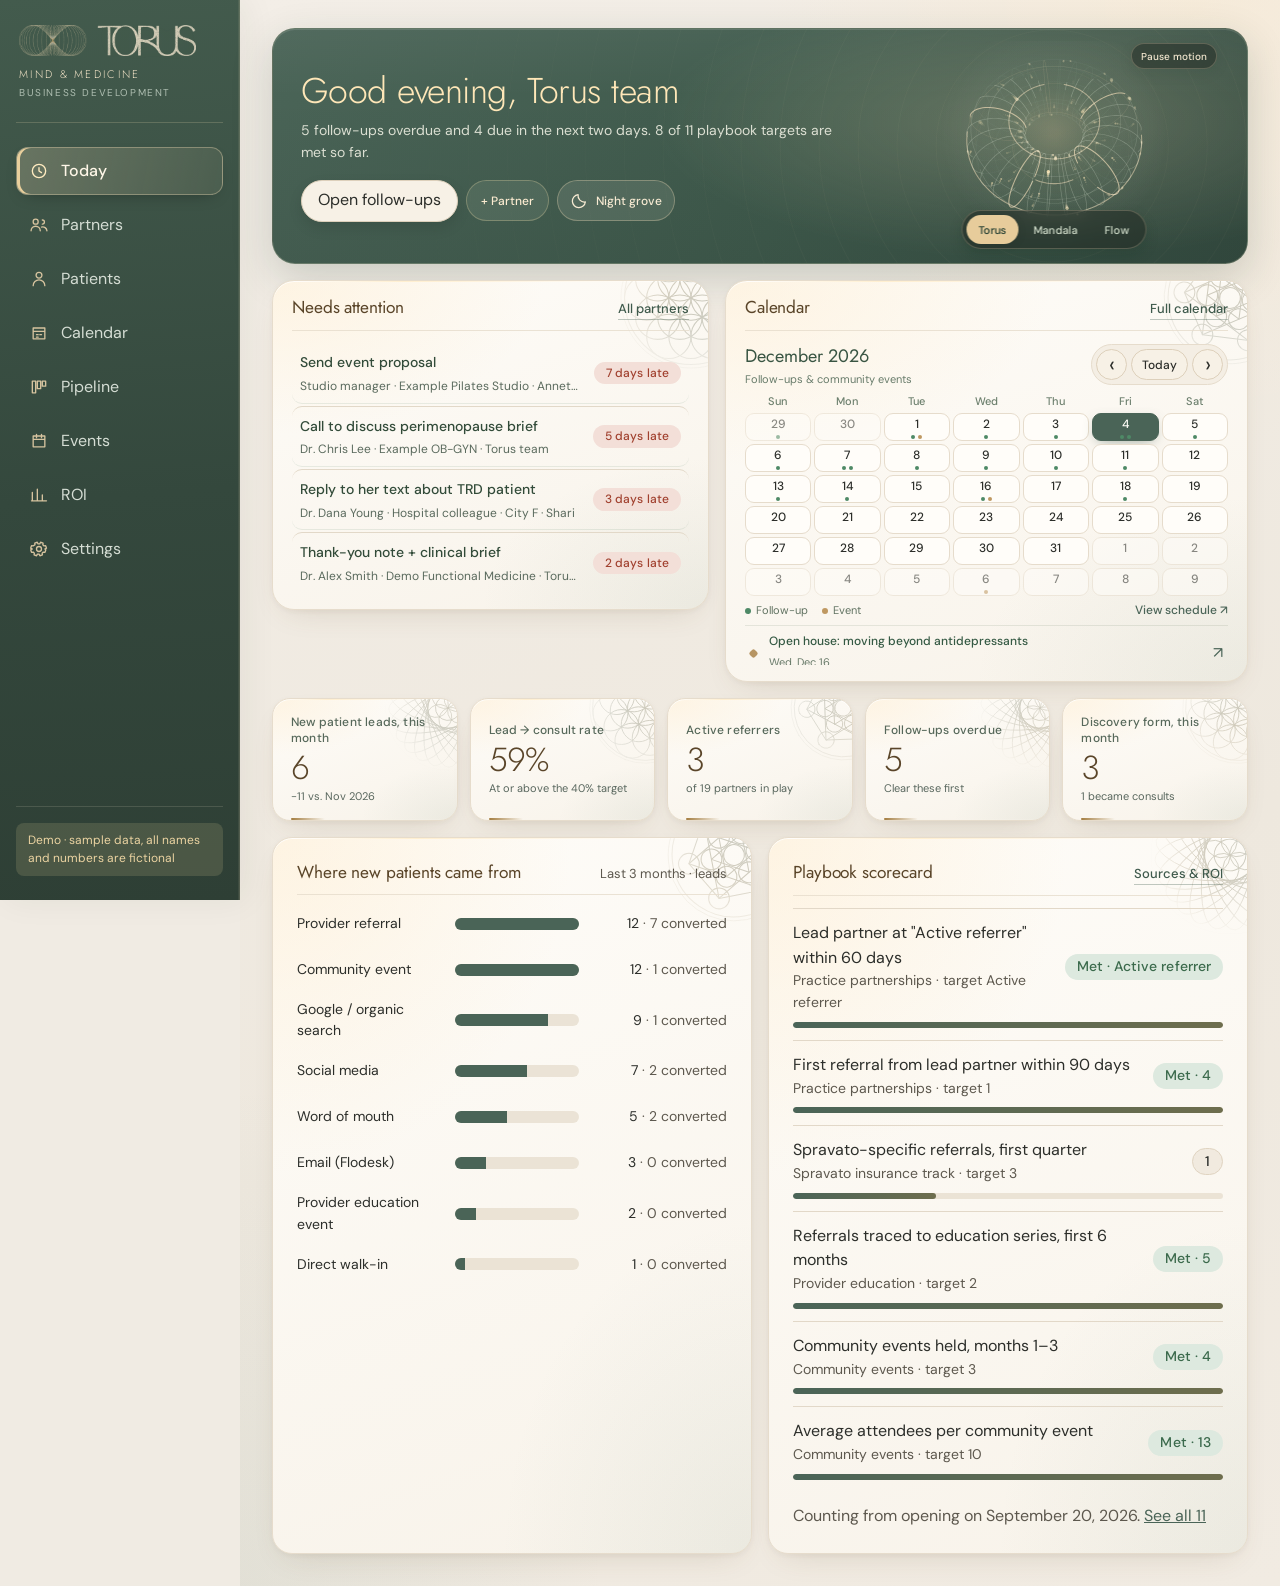
<file: dashboard/index.html>
<!doctype html>
<html lang="en" data-theme="torus">
<head>
  <meta charset="utf-8">
  <meta name="viewport" content="width=device-width, initial-scale=1">
  <script src="appearance-bootstrap.js"></script>
  <title>Torus BD Dashboard</title>
  <link rel="icon" type="image/png" href="assets/torus-original-emblem.png">
  <link rel="preconnect" href="https://fonts.googleapis.com">
  <link rel="preconnect" href="https://fonts.gstatic.com" crossorigin>
  <link rel="stylesheet" href="https://fonts.googleapis.com/css2?family=DM+Sans:opsz,wght@9..40,400;9..40,500&family=Jost:wght@300;400&display=swap">
  <link rel="stylesheet" href="tokens.css">
  <link rel="stylesheet" href="torus-theme.css">
  <link rel="stylesheet" href="style.css">
  <link rel="stylesheet" href="torus-visuals.css">
  <link rel="stylesheet" href="brand-polish.css">
  <link rel="stylesheet" href="today-polish.css">
  <link rel="stylesheet" href="experience-v3.css">
  <link rel="stylesheet" href="experience-v4.css">
  <link rel="stylesheet" href="experience-v5.css">
  <link rel="stylesheet" href="experience-v6.css">
  <link rel="stylesheet" href="experience-v7.css">
  <link rel="stylesheet" href="experience-v8.css">
  <link rel="stylesheet" href="torus-finish.css">
</head>
<body>
  <a class="skip" href="#main">Skip to content</a>
  <div class="app">
    <aside class="side" aria-label="Main">
      <div class="brand">
        <a class="brand-row brand-identity" href="#today" aria-label="Torus Mind &amp; Medicine — Dashboard home"><img class="brand-original" src="assets/torus-original-wordmark.png" width="500" height="87" alt="Torus" decoding="async"></a><span class="tagline">Mind &amp; Medicine</span>
        <small>Business development</small>
      </div>
      <nav class="nav" data-nav></nav>
      <div class="side-foot" data-foot></div>
    </aside>
    <main id="main" class="main" tabindex="-1">
      <header class="top">
        <div><div data-crumb></div><h1 data-title></h1><p class="muted" data-subtitle></p></div>
        <div class="top-actions" data-actions></div>
      </header>
      <div data-view></div>
    </main>
  </div>
  <div class="drawer" data-drawer hidden role="dialog" aria-modal="true" aria-labelledby="drawer-title">
    <div class="drawer-panel" data-drawer-panel></div>
  </div>
  <div class="toast" data-toast role="status" aria-live="polite" hidden></div>
  <script src="config.js"></script>
  <script src="sample.js"></script>
  <script src="app.js"></script>
  <script src="torus-visuals.js"></script>
  <script src="brand-polish.js"></script>
  <script src="experience-v3.js"></script>
  <script src="torus-finish.js"></script>
</body>
</html>
</file>
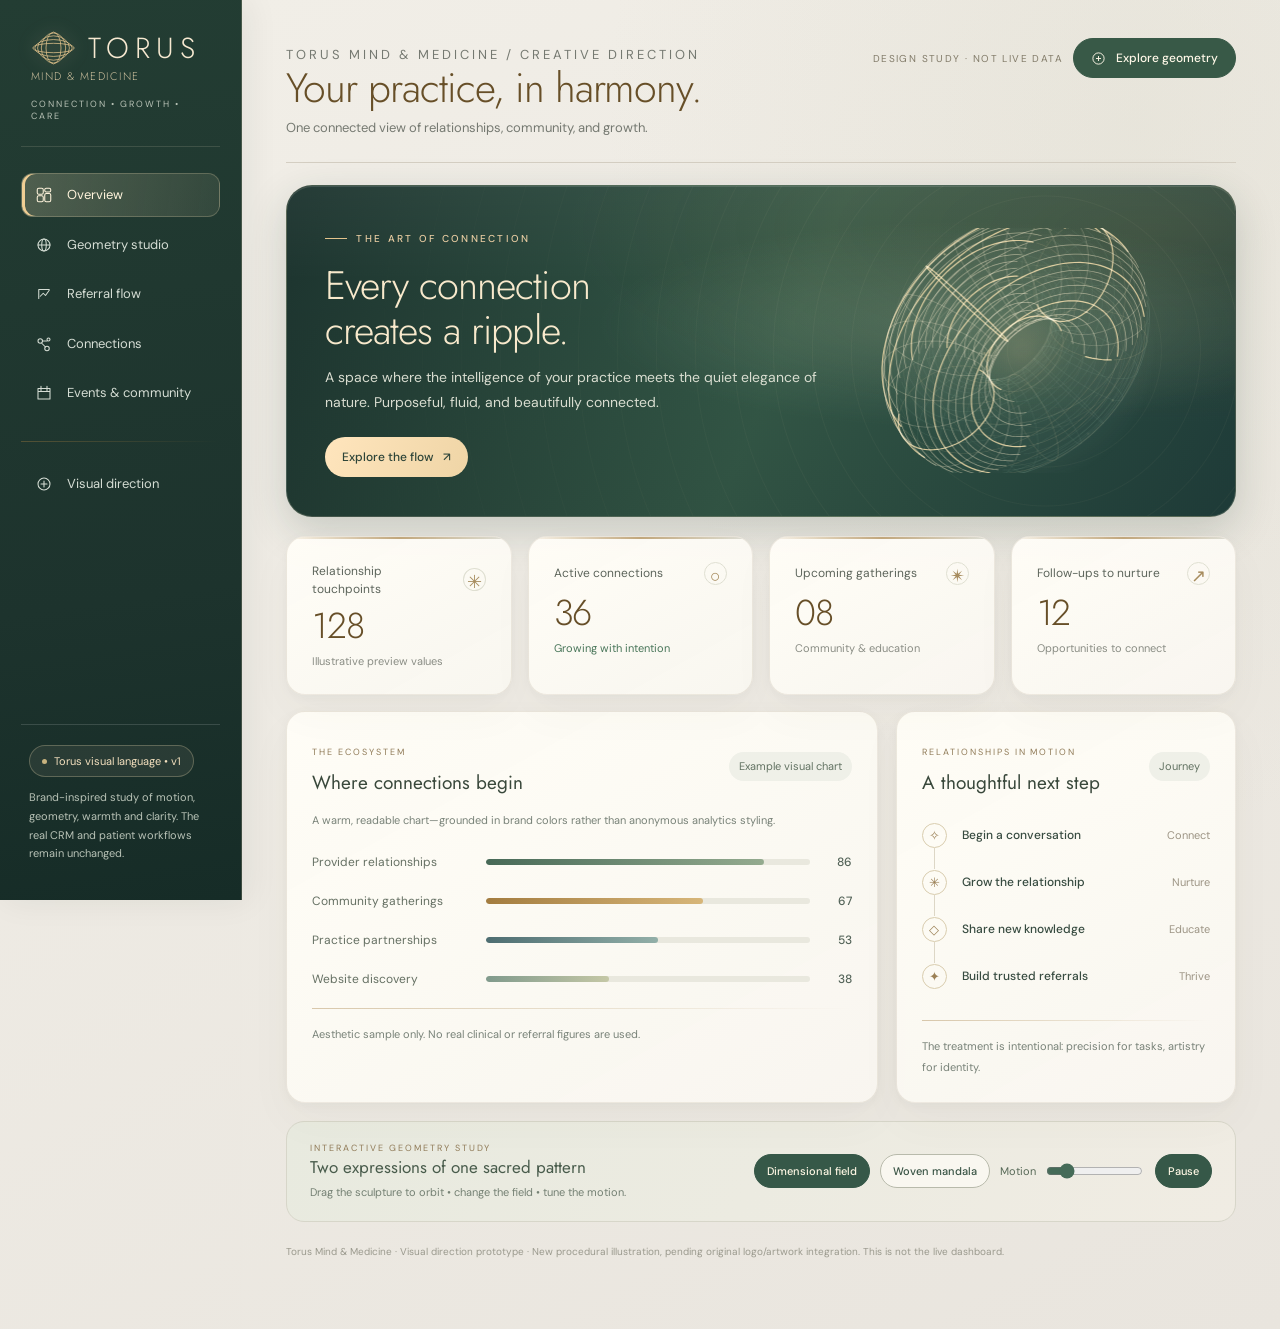
<file: dashboard/visual-preview.html>
<!doctype html>
<html lang="en" data-theme="torus"><head><meta charset="UTF-8"/><meta name="viewport" content="width=device-width,initial-scale=1"/><title>Torus Mind & Medicine — Visual Direction (Self-contained)</title>
<link rel="preconnect" href="https://fonts.googleapis.com"><link rel="preconnect" href="https://fonts.gstatic.com" crossorigin>
<link href="https://fonts.googleapis.com/css2?family=DM+Sans:wght@400;500;600&family=Jost:wght@300;400;500&display=swap" rel="stylesheet">
<style>
:root{--torus-moss-shadow:#4a6457;--torus-muted-grove:#809a8c;--torus-golden-haze:#ffe5bd;--torus-bronze-soil:#674f28;--torus-solar-resin:#a37c3f;--torus-deep-canopy:#4d6d71;--torus-lunar-sage:#c0c0a5;--torus-moon-dust:#e9e5de;--torus-obsidian-air:#272d32;--bg:#e9e5de;--surface:#f7f4ef;--surface-2:#fdfbf7;--surface-sunken:#dfdbd2;--border:#d4cec2;--text:#272d32;--text-muted:#565b56;--accent:#4a6457;--accent-fg:#fff;--heading:#674f28;--highlight:#ffe5bd;--font-display:'Jost',sans-serif;--font-sans:'DM Sans',sans-serif;--display-weight:300;--text-xs:12px;--text-sm:14px;--text-md:16px;--text-lg:18px;--text-2xl:28px;--text-3xl:36px;--leading-tight:1.15;--leading-body:1.55;--radius-md:12px;--radius-lg:20px;--space-1:4px;--space-2:8px;--space-3:12px;--space-4:16px;--space-5:24px;--space-6:32px;--ease-out:cubic-bezier(.16,1,.3,1);--content-max:1600px;--sidebar-w:242px;--hit:44px;--shadow-sm:0 1px 2px rgba(39,45,50,.04)}
*{box-sizing:border-box}html,body{margin:0;min-height:100%;}body{font:14px/1.5 var(--font-sans);background:var(--bg);color:var(--text);-webkit-font-smoothing:antialiased}.app{display:grid;grid-template-columns:242px minmax(0,1fr);min-height:100vh}.side{display:flex;flex-direction:column;padding:31px 21px 26px;gap:26px;position:sticky;top:0;height:100vh}.brand{display:grid;gap:4px;padding:0 10px}.brand-row{display:flex;gap:12px;align-items:center}.brand-mark{width:45px;height:34px;color:#e4c48c}.wordmark{font:300 29px/1 var(--font-display);color:#eee7d8;text-transform:uppercase;letter-spacing:.22em}.tagline{font:300 11px/1.4 var(--font-display);letter-spacing:.19em;text-transform:uppercase}.brand small{font:400 9px var(--font-sans);text-transform:uppercase;letter-spacing:.22em;margin-top:10px}.nav{display:grid;gap:6px}.nav a{display:flex;gap:14px;align-items:center;text-decoration:none;border:1px solid transparent;padding:11px 13px;border-radius:12px;font-size:13px;white-space:nowrap}.nav a svg{width:18px;height:18px;stroke:currentColor;fill:none;stroke-width:1.4;stroke-linecap:round;stroke-linejoin:round}.side-foot{margin-top:auto;padding:20px 8px 0;border-top:1px solid rgba(255,255,255,.14)}.side-foot p{font-size:11px;color:#b8c2b6;line-height:1.7}.side-foot .chipfoot{border:1px solid rgba(251,228,186,.26);border-radius:50px;padding:7px 12px;color:#f5e1bf;font-size:11px;display:inline-flex;gap:7px;align-items:center;background:rgba(252,229,189,.07)}.chipfoot::before{content:'';width:5px;height:5px;border-radius:50%;background:#c8b37f}.main{padding:38px 44px 70px;max-width:1600px;width:100%}.top{display:flex;justify-content:space-between;align-items:flex-start;gap:20px;margin-bottom:22px;border-bottom:1px solid var(--border);padding-bottom:27px}.eyebrow{font-size:10px;text-transform:uppercase;letter-spacing:.23em;color:#7a856c;margin:0 0 9px}.top h1{font:300 41px/1.14 var(--font-display);letter-spacing:-.035em;color:var(--heading);margin:0}.top p{color:#757971;font-size:13px;margin:7px 0 0}.top-actions{display:flex;gap:10px;align-items:center}.button{font:500 12px var(--font-sans);padding:10px 17px;border-radius:40px;border:1px solid #b8baab;background:rgba(255,255,255,.44);color:#385344;cursor:pointer;min-height:40px;display:inline-flex;align-items:center;gap:10px}.button:hover{background:#fffdfa}.button.dark{background:#385947;color:#fff8e8;border-color:#385947}.button svg{width:15px;height:15px}.preview-stamp{font-size:10px;color:#827b69;text-transform:uppercase;letter-spacing:.14em;white-space:nowrap}.welcome{display:grid;grid-template-columns:minmax(0,1fr) 41%;align-items:center;padding:34px 39px;min-height:270px;margin-bottom:19px;gap:14px}.welcome .label{font:500 10px var(--font-sans);letter-spacing:.23em;text-transform:uppercase;color:#e7cba1;margin-bottom:19px;display:inline-flex;gap:9px;align-items:center}.welcome .label:before{content:'';display:block;width:22px;height:1px;background:#e3c38b}.welcome h2{margin:0;max-width:15ch;font:300 37px/1.12 var(--font-display);letter-spacing:-.03em;color:#ffead0}.welcome p{max-width:43ch;font-size:13px;color:#ecedde;line-height:1.8;margin:12px 0 22px}.welcome .button{background:linear-gradient(115deg,#ffe5bd,#efd5a6);border:none;color:#2d4438}.kpis{display:grid;grid-template-columns:repeat(4,minmax(0,1fr));gap:16px;margin:16px 0}.kpi{padding:21px 21px 19px;min-height:133px;display:grid;align-content:start;gap:6px;border-radius:18px}.kpi .kpi-head{display:flex;align-items:center;justify-content:space-between;gap:9px;color:#5d655b;font-size:12px}.kpi .mini-icon{height:23px;width:23px;border:1px solid #dfdfd1;border-radius:50%;display:grid;place-items:center;font:18px var(--font-display);color:#a78c5e}.kpi b{font:300 36px/1.2 var(--font-display);letter-spacing:-.03em;color:#604f37}.kpi small{font-size:11px;color:#8a8d84}.tiny{font-size:11px;color:#788278}.good{color:#487558!important}.two-col{display:grid;grid-template-columns:minmax(0,1.27fr) minmax(265px,.73fr);gap:18px}.card{padding:25px;border-radius:19px;min-width:0}.card-head{display:flex;align-items:center;justify-content:space-between;gap:16px;margin-bottom:16px}.card-head h2{font:400 19px var(--font-display);color:#39483b;margin:0}.card-head small{color:#8a8e82;font-size:11px}.pill{display:inline-flex;padding:6px 10px;border-radius:100px;background:#eff0e8;color:#627262;font-size:11px}.bars{display:grid;gap:21px;margin-top:25px}.bar{display:grid;grid-template-columns:160px 1fr 28px;gap:14px;align-items:center;font-size:12px;color:#657063}.bar .track{height:6px;border-radius:20px;background:#e9e8de;overflow:hidden}.bar .fill{display:block;height:100%;border-radius:20px;background:linear-gradient(90deg,#476957,#94ab8f);width:var(--w)}.bar:nth-child(2) .fill{background:linear-gradient(90deg,#a37c3f,#d7b679)}.bar:nth-child(3) .fill{background:linear-gradient(90deg,#4d6d71,#92afa8)}.bar:nth-child(4) .fill{background:linear-gradient(90deg,#809a8c,#c5c8a6)}.bar b{text-align:right;font-weight:500;color:#536358}.journey{display:grid;gap:0}.journey-row{display:grid;grid-template-columns:30px 1fr auto;gap:10px;align-items:center;position:relative;padding:11px 0}.journey-row:not(:last-child):after{content:'';position:absolute;left:12px;top:36px;bottom:-10px;border-left:1px solid #ddd7c6}.j-icon{height:25px;width:25px;display:grid;place-items:center;border:1px solid #d8ccae;border-radius:50%;color:#9b8056;font-size:13px}.journey-row b{font-weight:500;font-size:12px;color:#374b40}.journey-row span{font-size:11px;color:#9c9484}.visual-lab{margin-top:18px;display:flex;justify-content:space-between;align-items:center;gap:16px;padding:20px 23px;border:1px solid #d7d6c9;border-radius:18px;background:linear-gradient(120deg,#e8eadf,#f0ece3)}.visual-lab h3{margin:0;color:#495c4c;font:400 17px var(--font-display)}.visual-lab p{margin:5px 0 0;font-size:11px;color:#748073}.field-controls{display:flex;align-items:center;gap:10px;flex-wrap:wrap}.field-controls .button{background:#f9f7f0;min-height:34px;padding:7px 12px;font-size:11px}.field-controls .button[aria-pressed='true']{background:#365848;border-color:#365848;color:#fff8e5}.field-controls label{font-size:11px;display:flex;align-items:center;gap:8px;color:#576957}.field-controls input{accent-color:#456b58;width:97px}.mono-tag{font-size:9px;letter-spacing:.22em;color:#907b58;text-transform:uppercase}.footer-note{margin:22px 0 0;color:#9a998d;font-size:10px}.dot-divider{height:1px;background:linear-gradient(90deg,rgba(163,124,63,.4),transparent);margin:20px 0 14px}.mobile-nav{display:none}
@media(max-width:1050px){.app{grid-template-columns:200px 1fr}.side{padding:23px 12px}.main{padding:25px 23px}.welcome{padding:27px}.welcome h2{font-size:31px}.kpis{grid-template-columns:repeat(2,minmax(0,1fr))}.two-col{grid-template-columns:1fr}}
@media(max-width:700px){.app{display:block}.side{position:static;width:auto;height:auto;padding:14px 20px;gap:0}.brand{padding:0;display:flex;align-items:center;gap:18px}.brand .brand-row{flex:none}.brand small,.side .nav,.side-foot{display:none}.main{padding:20px 14px}.top h1{font-size:31px}.top-actions{display:none}.welcome{grid-template-columns:1fr;padding:24px}.welcome h2{font-size:30px}.welcome .torus-field{height:210px}.visual-lab{display:grid}.kpis{gap:10px}.kpi{padding:16px}.kpi b{font-size:31px}.bar{grid-template-columns:116px 1fr 23px;gap:8px}.mobile-nav{display:flex;color:#e5d9b9;justify-content:space-between;margin-left:auto}.mono-tag{display:none}}
</style><style id="torus-visual-embedded">/* TORUS | Visual signature layer v1
   Add after the existing tokens.css, torus-theme.css and style.css.
   Uses the existing verified palette; no changes to data, navigation, or backend. */
[data-theme='torus'] {
  --visual-forest: #213a32;
  --visual-forest-mid: #355747;
  --visual-gold: var(--torus-golden-haze);
  --visual-gold-deep: var(--torus-solar-resin);
  --visual-paper: #f6f2ea;
  --visual-leaf: #becfba;
  --visual-halo: rgb(163 124 63 / .17);
  --visual-outline: rgb(103 79 40 / .11);
}
[data-theme='torus'] body,
[data-theme='torus'] .main {background: radial-gradient(ellipse at 86% 9%,rgb(192 192 165 / .15),transparent 42%),linear-gradient(150deg,#f1eee7,var(--torus-moon-dust));}
[data-theme='torus'] .side {
  background:linear-gradient(172deg,#233d33 0%,#1d332d 66%,#162c27 100%);
  border-right:1px solid rgb(255 229 189 / .17);
  box-shadow:5px 0 32px rgb(30 46 39 / .07);
}
[data-theme='torus'] .brand {padding-bottom:var(--space-5);border-bottom:1px solid rgb(255 239 206 / .13);}
[data-theme='torus'] .brand-mark {color:#e4c48c;filter:drop-shadow(0 0 9px rgb(255 229 189 / .25));}
[data-theme='torus'] .brand .wordmark {color:#f7e9d1;font-weight:300;letter-spacing:.21em;}
[data-theme='torus'] .brand .tagline {color:#cbbf9d;letter-spacing:.13em;}
[data-theme='torus'] .brand small{color:#b8c2b6;}
[data-theme='torus'] .nav a{color:#d5ddd4;}
[data-theme='torus'] .nav a:hover{background:rgb(255 238 200 / .11);color:#fff6e3;}
[data-theme='torus'] .nav a[aria-current='page']{
  background:linear-gradient(98deg,rgb(245 229 186 / .22),rgb(245 229 186 / .09));
  border:1px solid rgb(255 229 189 / .21);
  color:#fff4dc;box-shadow:inset 3px 0 0 #f0ce94;
}
[data-theme='torus'] .side-foot .who{color:#d5ddd4;}
[data-theme='torus'] .side-foot .sample{background:rgb(245 222 164 / .14);color:#ecd4a2;}
[data-theme='torus'] .side-foot .btn{background:rgb(255 245 226 / .08);color:#f7e9d1;border-color:rgb(255 245 226 / .35);}
[data-theme='torus'] .top{border-bottom:1px solid var(--border);padding-bottom:var(--space-5);}
[data-theme='torus'] .top h1{font-weight:300;letter-spacing:-.025em;}
[data-theme='torus'] .card:not(.welcome){
  background:linear-gradient(151deg,rgba(255,253,247,.97),rgba(248,246,240,.96));
  border:1px solid var(--visual-outline);
  box-shadow:0 3px 12px rgba(39,45,50,.035),0 18px 46px rgba(82,72,51,.035);
}
[data-theme='torus'] .kpi{position:relative;overflow:hidden;transition:transform .3s var(--ease-out),box-shadow .3s var(--ease-out);}
[data-theme='torus'] .kpi:before{content:'';position:absolute;left:0;right:0;top:0;height:2px;background:linear-gradient(90deg,rgba(163,124,63,.05),rgba(163,124,63,.67),rgba(74,100,87,.16));}
@media (hover:hover){[data-theme='torus'] .kpi:hover{transform:translateY(-3px);box-shadow:0 18px 38px rgba(39,45,50,.09);}}
[data-theme='torus'] .kpi b{color:var(--torus-bronze-soil);font-weight:300;}
[data-theme='torus'] .btn.primary{background:linear-gradient(110deg,#4a6457,#365d4a);box-shadow:0 4px 12px rgb(74 100 87 / .16);}
[data-theme='torus'] .chip.accent{background:#e3e8df;}
[data-theme='torus'] .bar-fill{background:linear-gradient(90deg,#4a6457,#9cb1a0);}
[data-theme='torus'] .welcome{
  min-height:267px;
  border-radius:26px;
  position:relative;
  isolation:isolate;
  overflow:hidden;
  display:grid;
  grid-template-columns:minmax(0,1fr) minmax(275px,41%);
  gap:var(--space-4);
  background:
    radial-gradient(ellipse at 71% 42%,rgb(157 179 151 / .28),transparent 38%),
    radial-gradient(ellipse at 91% 13%,rgb(163 124 63 / .18),transparent 48%),
    linear-gradient(112deg,#1c332e 0%,#345847 52%,#203e3b 100%);
  border:1px solid rgb(255 235 200 / .17);
  color:#f5f0e5;
  box-shadow:0 14px 42px rgb(33 58 50 / .19),inset 0 1px 0 rgb(255 255 255 / .12);
  padding:clamp(25px,3vw,42px);
}
[data-theme='torus'] .welcome:before{
  content:'';position:absolute;inset:0;z-index:-1;pointer-events:none;
  background:repeating-radial-gradient(circle at 80% 50%,transparent 0 37px,rgba(255,229,189,.042) 38px,transparent 39px);
  mask-image:linear-gradient(90deg,transparent,black 55%);
}
[data-theme='torus'] .welcome:after{
  content:'';position:absolute;inset:0;pointer-events:none;
  background:linear-gradient(180deg,rgba(255,255,255,.045),transparent 29%,rgba(6,14,12,.08));
  z-index:0;
}
[data-theme='torus'] .welcome>div:first-child{position:relative;z-index:2;}
[data-theme='torus'] .welcome h2{
  font-size:clamp(28px,3.1vw,42px);max-width:14ch;
  letter-spacing:-.025em;font-weight:300;color:#f8e9cc;
}
[data-theme='torus'] .welcome p{max-width:51ch;color:#e7e9dc;opacity:.93;font-size:var(--text-sm);line-height:1.8;}
[data-theme='torus'] .welcome .btn{
  color:#263b32;background:linear-gradient(115deg,#ffe5bd,#efd5a6);
  border:1px solid rgba(255,255,255,.15);
  box-shadow:0 6px 14px rgba(0,0,0,.10);
}
[data-theme='torus'] .welcome .btn:hover{background:#fff1d4;}
[data-theme='torus'] .torus-field{
  width:100%;height:245px;position:relative;z-index:1;
  min-width:0;align-self:center;cursor:grab;touch-action:pan-y;
}
[data-theme='torus'] .torus-field.is-dragging{cursor:grabbing;touch-action:none;}
[data-theme='torus'] .torus-field__canvas{display:block;max-width:100%;}
[data-theme='torus'] .welcome .torus{display:none;}
@media(max-width:900px) {
  [data-theme='torus'] .welcome{grid-template-columns:minmax(0,1fr) 38%;min-height:225px;padding:var(--space-5);}
  [data-theme='torus'] .torus-field{height:205px;}
}
@media(max-width:620px) {
  [data-theme='torus'] .welcome{grid-template-columns:1fr;gap:0;min-height:0;padding:var(--space-5);}
  [data-theme='torus'] .welcome h2{max-width:none;}
  [data-theme='torus'] .torus-field{height:195px;margin-top:8px;}
}
@media(prefers-reduced-motion:reduce){
  [data-theme='torus'] .kpi,[data-theme='torus'] .btn,[data-theme='torus'] .nav a{transition:none!important;}
  [data-theme='torus'] .bar-fill,[data-theme='torus'] .meter i{animation:none!important;}
}

[data-theme='torus'] .torus-field__motion-toggle {
  position:absolute;right:8px;bottom:8px;z-index:3;
  border:1px solid rgb(255 229 189 / .36);background:rgb(21 41 32 / .72);
  color:#f9e6c6;padding:6px 11px;border-radius:999px;font:500 10px var(--font-sans);
  cursor:pointer;backdrop-filter:blur(8px);min-height:30px;
}
[data-theme='torus'] .torus-field__motion-toggle:hover {background:rgb(21 41 32 / .93);}
[data-theme='torus'] .torus-field__motion-toggle:focus-visible {outline:2px solid var(--highlight);outline-offset:2px;}
</style></head>
<body><div class="app">
<aside class="side"><div class="brand"><div class="brand-row"><svg class="brand-mark" viewBox="0 0 48 36" aria-hidden="true"><g stroke="currentColor" fill="none" stroke-width=".8"><ellipse cx="24" cy="18" rx="22" ry="5"/><ellipse cx="24" cy="18" rx="20" ry="9"/><ellipse cx="24" cy="18" rx="17" ry="13"/><ellipse cx="24" cy="18" rx="13" ry="16"/><ellipse cx="24" cy="18" rx="8" ry="17"/></g></svg><span class="wordmark">Torus</span></div><div class="tagline">Mind &amp; Medicine</div><small>Connection • Growth • Care</small></div>
<nav class="nav" aria-label="Visual study navigation">
<a href="#overview" aria-current="page"><svg viewBox="0 0 24 24"><rect x="3" y="3" width="8" height="8" rx="2"/><rect x="13" y="3" width="8" height="5" rx="2"/><rect x="13" y="10" width="8" height="11" rx="2"/><rect x="3" y="13" width="8" height="8" rx="2"/></svg>Overview</a>
<a href="#visual-controls"><svg viewBox="0 0 24 24"><circle cx="12" cy="12" r="8"/><ellipse cx="12" cy="12" rx="3" ry="8"/><path d="M4 12h16"/></svg>Geometry studio</a>
<a href="#flow"><svg viewBox="0 0 24 24"><path d="M5 18V6h14M7 15l4-4 3 3 5-7"/></svg>Referral flow</a>
<a href="#flow"><svg viewBox="0 0 24 24"><circle cx="7" cy="8" r="3"/><circle cx="18" cy="6" r="2"/><circle cx="16" cy="18" r="3"/><path d="M10 8h6M9 11l5 5"/></svg>Connections</a>
<a href="#flow"><svg viewBox="0 0 24 24"><path d="M4 6h16v14H4zM4 10h16M8 3v6M16 3v6"/></svg>Events &amp; community</a>
<div class="dot-divider"></div><a href="#visual-controls"><svg viewBox="0 0 24 24"><circle cx="12" cy="12" r="8"/><path d="M12 8v8M8 12h8"/></svg>Visual direction</a>
</nav><div class="side-foot"><div class="chipfoot">Torus visual language • v1</div><p>Brand-inspired study of motion, geometry, warmth and clarity. The real CRM and patient workflows remain unchanged.</p></div></aside>
<main id="overview" class="main"><header class="top"><div><p class="eyebrow">Torus Mind &amp; Medicine / Creative direction</p><h1>Your practice, in harmony.</h1><p>One connected view of relationships, community, and growth.</p></div><div class="top-actions"><span class="preview-stamp">Design study · not live data</span><button class="button dark" data-scroll-target="visual-controls"><svg viewBox="0 0 24 24" fill="none" stroke="currentColor" stroke-width="1.5"><circle cx="12" cy="12" r="9"/><path d="M12 8v8m-4-4h8"/></svg>Explore geometry</button></div></header>
<section class="welcome"><div><div class="label">The art of connection</div><h2>Every connection creates a ripple.</h2><p>A space where the intelligence of your practice meets the quiet elegance of nature. Purposeful, fluid, and beautifully connected.</p><button class="button" data-scroll-target="flow">Explore the flow <span aria-hidden="true">↗</span></button></div><div data-torus-visual data-controls="false" data-mode="torus" data-speed="0.26" aria-label="Rotating sacred geometry visualization"></div></section>
<section class="kpis" aria-label="Illustrative dashboard cards"><div class="card kpi"><div class="kpi-head">Relationship touchpoints <span class="mini-icon">✳</span></div><b>128</b><small>Illustrative preview values</small></div><div class="card kpi"><div class="kpi-head">Active connections <span class="mini-icon">○</span></div><b>36</b><small class="good">Growing with intention</small></div><div class="card kpi"><div class="kpi-head">Upcoming gatherings <span class="mini-icon">✴</span></div><b>08</b><small>Community &amp; education</small></div><div class="card kpi"><div class="kpi-head">Follow-ups to nurture <span class="mini-icon">↗</span></div><b>12</b><small>Opportunities to connect</small></div></section>
<div id="flow" class="two-col"><section class="card"><div class="card-head"><div><p class="mono-tag">The ecosystem</p><h2>Where connections begin</h2></div><span class="pill">Example visual chart</span></div><p class="tiny">A warm, readable chart—grounded in brand colors rather than anonymous analytics styling.</p><div class="bars"><div class="bar"><span>Provider relationships</span><div class="track"><i class="fill" style="--w:86%"></i></div><b>86</b></div><div class="bar"><span>Community gatherings</span><div class="track"><i class="fill" style="--w:67%"></i></div><b>67</b></div><div class="bar"><span>Practice partnerships</span><div class="track"><i class="fill" style="--w:53%"></i></div><b>53</b></div><div class="bar"><span>Website discovery</span><div class="track"><i class="fill" style="--w:38%"></i></div><b>38</b></div></div><div class="dot-divider"></div><span class="tiny">Aesthetic sample only. No real clinical or referral figures are used.</span></section>
<section class="card"><div class="card-head"><div><p class="mono-tag">Relationships in motion</p><h2>A thoughtful next step</h2></div><span class="pill">Journey</span></div><div class="journey"><div class="journey-row"><div class="j-icon">✧</div><b>Begin a conversation</b><span>Connect</span></div><div class="journey-row"><div class="j-icon">✳</div><b>Grow the relationship</b><span>Nurture</span></div><div class="journey-row"><div class="j-icon">◇</div><b>Share new knowledge</b><span>Educate</span></div><div class="journey-row"><div class="j-icon">✦</div><b>Build trusted referrals</b><span>Thrive</span></div></div><div class="dot-divider"></div><span class="tiny">The treatment is intentional: precision for tasks, artistry for identity.</span></section></div>
<section id="visual-controls" class="visual-lab"><div><div class="mono-tag">Interactive geometry study</div><h3>Two expressions of one sacred pattern</h3><p>Drag the sculpture to orbit • change the field • tune the motion.</p></div><div class="field-controls"><button class="button" id="mode-torus" aria-pressed="true">Dimensional field</button><button class="button" id="mode-rosette" aria-pressed="false">Woven mandala</button><label>Motion <input id="speed" aria-label="Rotation speed" type="range" min="0" max="1.6" step="0.02" value="0.26"></label><button class="button" id="play-toggle" aria-pressed="true">Pause</button></div></section><p class="footer-note">Torus Mind &amp; Medicine · Visual direction prototype · New procedural illustration, pending original logo/artwork integration. This is not the live dashboard.</p></main></div>
<script id="torus-motion-embedded">/* Torus Mind & Medicine — visual field engine.
   Original procedural artwork, not a copy of the client's source animation.
   Canvas2D; no dependencies, no data access, respects reduced motion.
   All motion can be retuned when an authorized reference animation is supplied. */
(() => {
  'use strict';
  const instances = new WeakMap();
  const all = new Set();
  const TWO_PI = Math.PI * 2;
  const reduceMotion = window.matchMedia('(prefers-reduced-motion: reduce)');
  const clamp = (n, a, b) => Math.max(a, Math.min(b, n));
  const rgba = (r, g, b, a) => `rgba(${r},${g},${b},${a})`;
  let raf = 0, last = 0;

  function mount(host) {
    if (instances.has(host)) return instances.get(host);
    host.classList.add('torus-field');
    host.setAttribute('role', 'img');
    host.setAttribute('aria-label', 'Animated original toroidal sacred geometry with orbiting luminous threads.');
    const canvas = document.createElement('canvas');
    canvas.className = 'torus-field__canvas';
    canvas.setAttribute('aria-hidden', 'true');
    host.appendChild(canvas);
    const toggle = host.dataset.controls === 'false' ? null : document.createElement('button');
    if (toggle) {
      toggle.type = 'button';
      toggle.className = 'torus-field__motion-toggle';
      toggle.setAttribute('aria-label', 'Pause geometric animation');
      toggle.textContent = 'Pause motion';
      host.appendChild(toggle);
    }
    const ctx = canvas.getContext('2d', {alpha: true});
    if (!ctx) return null;
    const inst = {
      host, canvas, ctx, toggle, w: 480, h: 330, dpr: 1,
      speed: Number(host.dataset.speed || 0.26),
      mode: host.dataset.mode || 'torus',
      play: !reduceMotion.matches, visible: true,
      time: 0.7, orbitX: -0.38, orbitY: 0.32,
      drag: null, pointerX: 0, pointerY: 0, lastFrame: 0
    };
    instances.set(host, inst);
    all.add(inst);
    if (toggle) toggle.addEventListener('click', () => { inst.play = !inst.play; updateButton(inst); draw(inst); start(); });
    const resize = () => {
      const b = host.getBoundingClientRect();
      inst.w = Math.max(1, b.width);
      inst.h = Math.max(1, b.height);
      inst.dpr = Math.min(2, window.devicePixelRatio || 1);
      canvas.width = Math.round(inst.w * inst.dpr);
      canvas.height = Math.round(inst.h * inst.dpr);
      canvas.style.width = `${inst.w}px`;
      canvas.style.height = `${inst.h}px`;
      draw(inst);
    };
    if (typeof ResizeObserver !== 'undefined') {
      inst.resizeObs = new ResizeObserver(resize); inst.resizeObs.observe(host);
    } else window.addEventListener('resize', resize);
    if (typeof IntersectionObserver !== 'undefined') {
      inst.intersectionObs = new IntersectionObserver((entries) => { inst.visible = entries[0].isIntersecting; start(); }, {rootMargin: '60px'});
      inst.intersectionObs.observe(host);
    }
    host.addEventListener('pointerdown', (ev) => {
      if (ev.target.closest('button, input')) return;
      inst.drag = {x: ev.clientX, y: ev.clientY};
      host.setPointerCapture?.(ev.pointerId);
      host.classList.add('is-dragging');
    });
    host.addEventListener('pointermove', (ev) => {
      if (!inst.drag) return;
      const dx = ev.clientX - inst.drag.x, dy = ev.clientY - inst.drag.y;
      inst.orbitY += dx * .007;
      inst.orbitX = clamp(inst.orbitX + dy * .007, -1.5, 1.5);
      inst.drag = {x: ev.clientX, y: ev.clientY};
      draw(inst);
    });
    const release = () => {inst.drag = null; host.classList.remove('is-dragging');};
    host.addEventListener('pointerup', release); host.addEventListener('pointercancel', release);
    resize();
    updateButton(inst);
    start();
    return inst;
  }

  function project(i, x, y, z) {
    const ry = i.orbitY + i.time * .16;
    const rx = -.20 + i.orbitX + .08 * Math.sin(i.time * .17);
    const rz = i.time * .072;
    const cy = Math.cos(ry), sy = Math.sin(ry), cx = Math.cos(rx), sx = Math.sin(rx), cz = Math.cos(rz), sz = Math.sin(rz);
    let nx = x*cy + z*sy, nz = -x*sy + z*cy;
    let ny = y*cx - nz*sx; nz = y*sx + nz*cx;
    let tx = nx*cz - ny*sz, ty=nx*sz + ny*cz;
    const perspective = 4.6/(4.6-nz*.42);
    const scale = Math.min(i.w * .41, i.h * .33) * perspective;
    return [i.w*.51+tx*scale, i.h*.50+ty*scale, nz];
  }

  function geometry(u,v) {
    const R=1.16, r=.63;
    return [(R+r*Math.cos(v))*Math.cos(u), (R+r*Math.cos(v))*Math.sin(u), r*Math.sin(v)];
  }

  function drawThreads(i, ctx, isFront) {
    const N=32, M=24;
    ctx.lineCap='round'; ctx.lineJoin='round';
    for(let family=0;family<2;family++) {
      const count=family===0 ? N:M, steps=family===0 ? 122:98;
      for(let j=0;j<count;j++) {
        const t0=TWO_PI*j/count, colorMix=j%5===0;
        ctx.beginPath(); let open=false;
        for(let s=0;s<=steps;s++) {
          const t=TWO_PI*s/steps;
          const u=family===0 ? t : t0;
          const v=family===0 ? t0 + .16*Math.sin(i.time*.37 + t0*2) : t;
          const p=geometry(u,v), q=project(i,...p);
          // Separate the near and far hemispheres for correct luminous occlusion.
          const shouldDraw=isFront ? q[2]>=-.035 : q[2]<-.035;
          if(shouldDraw) {if(!open){ctx.moveTo(q[0],q[1]);open=true;} else ctx.lineTo(q[0],q[1]);}
          else open=false;
        }
        ctx.strokeStyle = isFront
          ? (colorMix ? rgba(255,228,175,.82) : rgba(232,220,187,family===0?.58:.31))
          : (colorMix ? rgba(233,207,153,.20) : rgba(180,208,189,.115));
        ctx.lineWidth = isFront ? (colorMix ? 1.2 : .72) : .54;
        ctx.stroke();
      }
    }
  }

  function drawParticles(i, ctx) {
    const time=i.time;
    for(let k=0;k<94;k++) {
      const u=TWO_PI*((k*0.61803398875)%1) + time*(k%3===0?.55:.23);
      const v=TWO_PI*((k*0.4142135623)%1) + time*(k%5===0?.32:.50);
      const q=project(i,...geometry(u,v));
      const a = clamp(.22 + q[2]*.19, .07,.72);
      const radius=(k%9===0?1.75:.67)*Math.min(1.3,i.w/550);
      ctx.beginPath();ctx.arc(q[0],q[1],radius,0,TWO_PI);
      ctx.fillStyle=rgba(255,230,174,a);ctx.fill();
    }
  }

  function drawRosette(i,ctx) {
    const s=Math.min(i.w*.38,i.h*.43), cx=i.w*.50, cy=i.h*.50;
    ctx.save();ctx.translate(cx,cy);
    ctx.rotate(i.time*.08);
    ctx.globalCompositeOperation='screen';
    for(let k=0;k<42;k++){
      const a=TWO_PI*k/42;
      ctx.beginPath();
      ctx.ellipse(0,0,s*.94,s*.27,a+i.time*.018,0,TWO_PI);
      ctx.strokeStyle=k%7===0?'rgba(255,225,163,.53)':'rgba(221,219,184,.31)';
      ctx.lineWidth=k%7===0?1.05:.7;ctx.stroke();
    }
    for(let k=0;k<3;k++){
      ctx.beginPath();ctx.arc(0,0,s*(.18+k*.29),0,TWO_PI);
      ctx.strokeStyle=k===0?'rgba(255,222,153,.45)':'rgba(228,227,202,.11)';
      ctx.stroke();
    }
    ctx.restore();
  }

  function draw(i) {
    if(!i.host.isConnected) return;
    const {ctx,w,h,dpr}=i;
    ctx.setTransform(dpr,0,0,dpr,0,0);
    ctx.clearRect(0,0,w,h);
    const cx=w*.51,cy=h*.5;
    const glow=ctx.createRadialGradient(cx,cy,6,cx,cy,Math.min(w,h)*.56);
    glow.addColorStop(0,'rgba(255,228,174,.16)');
    glow.addColorStop(.34,'rgba(151,176,145,.11)');
    glow.addColorStop(1,'rgba(255,255,255,0)');
    ctx.fillStyle=glow;ctx.fillRect(0,0,w,h);
    ctx.save();ctx.globalCompositeOperation='screen';
    if(i.mode==='rosette') drawRosette(i,ctx);
    else {
      drawThreads(i,ctx,false);
      drawParticles(i,ctx);
      drawThreads(i,ctx,true);
    }
    ctx.restore();
    // Quiet external orbit lines ground the sculpture in its setting.
    ctx.save();ctx.translate(cx,cy);ctx.rotate(-.3+i.time*.018);
    for(let n=0;n<2;n++){
      ctx.beginPath();ctx.ellipse(0,0,Math.min(w*.41,h*.43)+n*15,Math.min(h*.29,w*.23)+n*11,0,0,TWO_PI);
      ctx.strokeStyle='rgba(255,232,188,'+(n===0?.15:.08)+')';ctx.lineWidth=.7;ctx.stroke();
    }
    ctx.restore();
  }

  function updateButton(i) {
    if(!i.toggle) return;
    i.toggle.textContent = i.play ? 'Pause motion' : 'Play motion';
    i.toggle.setAttribute('aria-label',i.play ? 'Pause geometric animation' : 'Play geometric animation');
  }
  function tick(now) {
    raf=0;
    const dt=last ? Math.min(.05,(now-last)/1000):.016; last=now;
    for(const i of all) {
      if(!i.host.isConnected) {
        i.resizeObs?.disconnect();i.intersectionObs?.disconnect();all.delete(i);continue;
      }
      if(!i.visible || document.hidden) continue;
      if(i.play && !reduceMotion.matches) i.time += dt*i.speed*3.2;
      if(i.play && !reduceMotion.matches) draw(i);
    }
    // Only schedule another frame when there is genuinely moving geometry.
    if([...all].some(i => i.play && i.visible && i.speed > 0 && !reduceMotion.matches && !document.hidden)) raf=requestAnimationFrame(tick);
  }
  function start(){if(!raf){last=0;raf=requestAnimationFrame(tick);}}
  function mountAll(root=document) {
    // The existing dashboard creates this placeholder on each route render.
    root.querySelectorAll('.welcome svg.torus').forEach(svg=>{
      const el=document.createElement('div');el.dataset.torusVisual='';el.dataset.mode='torus';
      svg.replaceWith(el);
    });
    root.querySelectorAll('[data-torus-visual]').forEach(mount);
  }
  const api={mountAll,
    setMode(mode){for(const i of all){i.mode=mode==='rosette'?'rosette':'torus';draw(i);}},
    setSpeed(value){for(const i of all)i.speed=clamp(Number(value)||0,.0,2);start();},
    setPlaying(value){for(const i of all){i.play=Boolean(value);updateButton(i);draw(i);}start();},
    toggle(){for(const i of all){i.play=!i.play;updateButton(i);draw(i);}start();},
    render(){for(const i of all)draw(i);}
  };
  window.TorusVisuals=api;
  function init() {
    mountAll();
    const view=document.querySelector('[data-view]');
    if(view) new MutationObserver(()=>mountAll(view)).observe(view,{childList:true});
    reduceMotion.addEventListener?.('change',()=>{for(const i of all){i.play=!reduceMotion.matches;updateButton(i);draw(i);}start();});
    document.addEventListener('visibilitychange',start);
  }
  if(document.readyState==='loading') document.addEventListener('DOMContentLoaded',init);
  else init();
})();
</script>
<script>
(()=>{
const torus=document.getElementById('mode-torus'),rose=document.getElementById('mode-rosette'),pause=document.getElementById('play-toggle');let playing=!window.matchMedia('(prefers-reduced-motion: reduce)').matches;
function setMode(m){window.TorusVisuals?.setMode(m);torus.setAttribute('aria-pressed',String(m==='torus'));rose.setAttribute('aria-pressed',String(m==='rosette'));}
torus.addEventListener('click',()=>setMode('torus'));rose.addEventListener('click',()=>setMode('rosette'));
document.getElementById('speed').addEventListener('input',e=>window.TorusVisuals?.setSpeed(e.target.value));
function sync(){pause.textContent=playing?'Pause':'Play';pause.setAttribute('aria-pressed',String(playing));}
pause.addEventListener('click',()=>{playing=!playing;window.TorusVisuals?.setPlaying(playing);sync();});sync();
document.querySelectorAll('[data-scroll-target]').forEach(el=>el.addEventListener('click',()=>document.getElementById(el.dataset.scrollTarget)?.scrollIntoView({behavior:'smooth'})));
})();
</script></body></html>
</file>
<file: dashboard/tokens.css>
/* =========================================================================
   Dashboard Tools: design tokens
   -------------------------------------------------------------------------
   One set of token NAMES, ten themes (6 classic + 4 cinematic glass). Components must only use these vars.
   Switch theme:  <html data-theme="atelier|linen|coastal|blush|noir|midnight|grove|tide|ember|aurora">
   Themes also work on any container element (scoped previews).
   Rules for using them: docs/design/02-rulebook.md
   ========================================================================= */

:root {
  /* ---- Spacing (8pt grid, 4pt micro) ---------------------------------- */
  --space-1: 4px;
  --space-2: 8px;
  --space-3: 12px;
  --space-4: 16px;
  --space-5: 24px;
  --space-6: 32px;
  --space-7: 48px;
  --space-8: 64px;

  /* ---- Type scale (rem; 16px root) ------------------------------------ */
  --text-xs: 0.75rem;    /* 12 meta only */
  --text-sm: 0.875rem;   /* 14 secondary, table cells */
  --text-md: 1rem;       /* 16 body */
  --text-lg: 1.125rem;   /* 18 subheading */
  --text-xl: 1.375rem;   /* 22 section title */
  --text-2xl: 1.75rem;   /* 28 page title / KPI */
  --text-3xl: 2.25rem;   /* 36 hero numbers */
  --leading-tight: 1.15;
  --leading-snug: 1.3;
  --leading-body: 1.55;
  --weight-regular: 400;
  --weight-medium: 500;
  --weight-semibold: 600;

  /* ---- Motion ----------------------------------------------------------- */
  --dur-1: 100ms;
  --dur-2: 150ms;
  --dur-3: 200ms;
  --dur-4: 300ms;
  --ease-out: cubic-bezier(0.16, 1, 0.3, 1);
  --ease-in: cubic-bezier(0.7, 0, 0.84, 0);
  --ease-in-out: cubic-bezier(0.65, 0, 0.35, 1);
  /* Spring easings (gallery polish): subtle overshoot — docs/design/09-motion-system.md */
  --spring-snappy: cubic-bezier(0.34, 1.2, 0.64, 1);
  --spring-soft: cubic-bezier(0.22, 1.15, 0.36, 1);
  --ease-spring-out: var(--spring-snappy);

  /* ---- Layout ----------------------------------------------------------- */
  --content-max: 1360px;
  --sidebar-w: 240px;
  --header-h: 60px;
  --slideover-w: 440px;
  --hit: 44px;
  --row-h: 48px;
  --z-dropdown: 30;
  --z-overlay: 40;
  --z-toast: 50;
}

/* ---- Presentation tokens (defaults for every theme) ------------------
   Glass, glow and the accent "thread" are for SHOWCASE layers (hero, story
   players, device frames). Data UI stays on opaque --surface. See
   docs/design/07-showcase-patterns.md.                                     */
:root,
[data-theme] {
  --glass-fill: var(--surface);
  --glass-edge: var(--border);
  --glass-blur: 0px;
  --glow-1: transparent;
  --glow-2: transparent;
  --thread: linear-gradient(90deg, var(--accent), var(--accent));
  --accent-2: var(--chart-2);
  --danger-fg: #ffffff;
}

/* ===================================================================== */
/* ATELIER: warm paper, ink, terracotta (light)                          */
/* ===================================================================== */
:root,
[data-theme="atelier"] {
  color-scheme: light;
  --bg: #f6f2ea;
  --surface: #fffdf8;
  --surface-2: #ffffff;
  --surface-sunken: #efe9de;
  --border: #e4dccd;
  --control-border: #968b7d; /* >= 3:1 for inputs */
  --border-strong: #d0c5b1;
  --text: #231d17;
  --text-muted: #675d53;
  --text-subtle: #6f655a;

  --accent: #a84b26;
  --accent-hover: #8f3e1e;
  --accent-fg: #ffffff;
  --accent-soft: #f4e3d9;
  --focus: #a84b26;

  --success: #336b42;  --success-soft: #e3efe4;
  --warning: #87560c;  --warning-soft: #f6ead3;
  --danger: #b3362b;   --danger-soft: #f7e0dc;
  --info: #2f6690;     --info-soft: #e0ebf3;

  --chart-1: #a84b26;
  --chart-2: #3f6e7a;
  --chart-3: #c4943c;
  --chart-4: #6e5a8a;
  --chart-5: #7a8b4e;

  --font-display: "Fraunces", Georgia, "Times New Roman", serif;
  --font-sans: "Instrument Sans", system-ui, -apple-system, "Segoe UI", sans-serif;
  --font-mono: "Geist Mono", ui-monospace, SFMono-Regular, Menlo, monospace;
  --display-weight: 560;
  --display-tracking: -0.02em;

  --radius-sm: 6px;
  --radius-md: 10px;
  --radius-lg: 14px;
  --radius-pill: 999px;

  --shadow-sm: 0 1px 2px rgb(35 29 23 / 0.04);
  --shadow-md: 0 4px 16px rgb(35 29 23 / 0.06);
  --shadow-lg: 0 16px 40px rgb(35 29 23 / 0.07);
  --edge: none;
  --scrim: rgb(35 29 23 / 0.32);
  --canvas-texture: url("data:image/svg+xml,%3Csvg xmlns='http://www.w3.org/2000/svg' width='160' height='160'%3E%3Cfilter id='n'%3E%3CfeTurbulence type='fractalNoise' baseFrequency='.9' numOctaves='2' stitchTiles='stitch'/%3E%3CfeColorMatrix values='0 0 0 0 0.14 0 0 0 0 0.11 0 0 0 0 0.09 0 0 0 0.035 0'/%3E%3C/filter%3E%3Crect width='100%25' height='100%25' filter='url(%23n)'/%3E%3C/svg%3E");
}

/* ===================================================================== */
/* LINEN: calm natural neutrals, sage (light)                            */
/* ===================================================================== */
[data-theme="linen"] {
  color-scheme: light;
  --bg: #f2f3ee;
  --surface: #fbfbf8;
  --surface-2: #ffffff;
  --surface-sunken: #e9ece3;
  --border: #dde1d6;
  --control-border: #8b9383; /* >= 3:1 for inputs */
  --border-strong: #c7cdbd;
  --text: #1d231f;
  --text-muted: #59625b;
  --text-subtle: #626b64;

  --accent: #3f6b4c;
  --accent-hover: #335a3f;
  --accent-fg: #ffffff;
  --accent-soft: #e0ebe1;
  --focus: #3f6b4c;

  --success: #286a40;  --success-soft: #def0e3;
  --warning: #80550b;  --warning-soft: #f4ead2;
  --danger: #ad3a33;   --danger-soft: #f5e0dd;
  --info: #3a668c;     --info-soft: #e0e9f1;

  --chart-1: #3f6b4c;
  --chart-2: #b07d4f;
  --chart-3: #5b7fa0;
  --chart-4: #a0617a;
  --chart-5: #8c8f3e;

  --font-display: "Manrope", system-ui, sans-serif;
  --font-sans: "Manrope", system-ui, -apple-system, "Segoe UI", sans-serif;
  --font-mono: "Geist Mono", ui-monospace, monospace;
  --display-weight: 600;
  --display-tracking: -0.025em;

  --radius-sm: 8px;
  --radius-md: 12px;
  --radius-lg: 18px;
  --radius-pill: 999px;

  --shadow-sm: 0 1px 2px rgb(29 35 31 / 0.04);
  --shadow-md: 0 6px 20px rgb(29 35 31 / 0.05);
  --shadow-lg: 0 18px 44px rgb(29 35 31 / 0.07);
  --edge: none;
  --scrim: rgb(29 35 31 / 0.3);
  --canvas-texture: none;
}

/* ===================================================================== */
/* COASTAL: fresh, clear, ocean blue (light)                             */
/* ===================================================================== */
[data-theme="coastal"] {
  color-scheme: light;
  --bg: #f2f6f8;
  --surface: #ffffff;
  --surface-2: #ffffff;
  --surface-sunken: #e9eff3;
  --border: #dbe3e8;
  --control-border: #8597a3; /* >= 3:1 for inputs */
  --border-strong: #c3d0d8;
  --text: #10212c;
  --text-muted: #506270;
  --text-subtle: #5a6b77;

  --accent: #1c6a86;
  --accent-hover: #155670;
  --accent-fg: #ffffff;
  --accent-soft: #dcedf4;
  --focus: #1c6a86;

  --success: #1c6a49;  --success-soft: #dcf0e6;
  --warning: #865208;  --warning-soft: #f6e9d2;
  --danger: #b8322f;   --danger-soft: #f8dfde;
  --info: #1c6a86;     --info-soft: #dcedf4;

  --chart-1: #1c6a86;
  --chart-2: #e07a5f;
  --chart-3: #3d9a7a;
  --chart-4: #8a6fbf;
  --chart-5: #d9a441;

  --font-display: "Plus Jakarta Sans", system-ui, sans-serif;
  --font-sans: "Plus Jakarta Sans", system-ui, -apple-system, "Segoe UI", sans-serif;
  --font-mono: "Geist Mono", ui-monospace, monospace;
  --display-weight: 600;
  --display-tracking: -0.025em;

  --radius-sm: 6px;
  --radius-md: 10px;
  --radius-lg: 14px;
  --radius-pill: 999px;

  --shadow-sm: 0 1px 2px rgb(16 33 44 / 0.05);
  --shadow-md: 0 4px 16px rgb(16 33 44 / 0.06);
  --shadow-lg: 0 16px 40px rgb(16 33 44 / 0.07);
  --edge: none;
  --scrim: rgb(16 33 44 / 0.32);
  --canvas-texture: none;
}

/* ===================================================================== */
/* BLUSH: soft editorial, rose (light)                                   */
/* ===================================================================== */
[data-theme="blush"] {
  color-scheme: light;
  --bg: #faf4f2;
  --surface: #fffcfb;
  --surface-2: #ffffff;
  --surface-sunken: #f3e9e6;
  --border: #ecdfdb;
  --control-border: #9a8781; /* >= 3:1 for inputs */
  --border-strong: #dccac4;
  --text: #2a1e21;
  --text-muted: #6a5a5e;
  --text-subtle: #715f65;

  --accent: #a8445e;
  --accent-hover: #8f3850;
  --accent-fg: #ffffff;
  --accent-soft: #f6e1e6;
  --focus: #a8445e;

  --success: #326847;  --success-soft: #e0efe5;
  --warning: #83530b;  --warning-soft: #f5e9d4;
  --danger: #b0352d;   --danger-soft: #f7dfdb;
  --info: #44688a;     --info-soft: #e1e9f1;

  --chart-1: #a8445e;
  --chart-2: #6c8ea4;
  --chart-3: #c58f5a;
  --chart-4: #7e7aa8;
  --chart-5: #6e9c82;

  --font-display: "Instrument Serif", Georgia, serif;
  --font-sans: "DM Sans", system-ui, -apple-system, "Segoe UI", sans-serif;
  --font-mono: "Geist Mono", ui-monospace, monospace;
  --display-weight: 400;
  --display-tracking: -0.01em;

  --radius-sm: 8px;
  --radius-md: 14px;
  --radius-lg: 20px;
  --radius-pill: 999px;

  --shadow-sm: 0 1px 2px rgb(42 30 33 / 0.04);
  --shadow-md: 0 6px 20px rgb(42 30 33 / 0.05);
  --shadow-lg: 0 18px 44px rgb(42 30 33 / 0.07);
  --edge: none;
  --scrim: rgb(42 30 33 / 0.3);
  --canvas-texture: none;
}

/* ===================================================================== */
/* NOIR: black, champagne gold, quiet luxury (dark)                      */
/* ===================================================================== */
[data-theme="noir"] {
  color-scheme: dark;
  --bg: #0d0d0f;
  --surface: #151517;
  --surface-2: #1c1c1f;
  --surface-sunken: #101012;
  --border: #2a2a2e;
  --control-border: #6b6b73; /* >= 3:1 for inputs */
  --border-strong: #3b3b41;
  --text: #eeebe4;
  --text-muted: #a8a39a;
  --text-subtle: #8f8a81;

  --accent: #cfae72;
  --accent-hover: #dcbf88;
  --accent-fg: #17140e;
  --accent-soft: #2a2419;
  --focus: #cfae72;

  --success: #74b98e;  --success-soft: #16261c;
  --warning: #dcaa52;  --warning-soft: #2a2213;
  --danger: #e5837a;   --danger-soft: #2e1817;
  --danger-fg: #1a0b0a;
  --info: #86acd4;     --info-soft: #172230;

  --chart-1: #cfae72;
  --chart-2: #8fa8c8;
  --chart-3: #b98a9e;
  --chart-4: #7fb59a;
  --chart-5: #c48e5e;

  --font-display: "Cormorant Garamond", Georgia, serif;
  --font-sans: "Manrope", system-ui, -apple-system, "Segoe UI", sans-serif;
  --font-mono: "Geist Mono", ui-monospace, monospace;
  --display-weight: 600;
  --display-tracking: -0.01em;

  --radius-sm: 4px;
  --radius-md: 8px;
  --radius-lg: 12px;
  --radius-pill: 999px;

  --shadow-sm: 0 1px 2px rgb(0 0 0 / 0.3);
  --shadow-md: 0 8px 24px rgb(0 0 0 / 0.35);
  --shadow-lg: 0 20px 48px rgb(0 0 0 / 0.45);
  --edge: inset 0 1px 0 rgb(255 255 255 / 0.05);
  --scrim: rgb(0 0 0 / 0.6);
  --canvas-texture: none;
}

/* ===================================================================== */
/* MIDNIGHT: deep navy, periwinkle, focused (dark)                       */
/* ===================================================================== */
[data-theme="midnight"] {
  color-scheme: dark;
  --bg: #0a0e1a;
  --surface: #111727;
  --surface-2: #172036;
  --surface-sunken: #0d1220;
  --border: #222c44;
  --control-border: #56668c; /* >= 3:1 for inputs */
  --border-strong: #32405f;
  --text: #e7ebf5;
  --text-muted: #a0aac0;
  --text-subtle: #8792ab;

  --accent: #8ea6ff;
  --accent-hover: #a9bbff;
  --accent-fg: #0a0e1a;
  --accent-soft: #1c2647;
  --focus: #8ea6ff;

  --success: #5cc28f;  --success-soft: #11291f;
  --warning: #e5b454;  --warning-soft: #2b2312;
  --danger: #f07b7b;   --danger-soft: #2f1619;
  --danger-fg: #1a0b0a;
  --info: #6cc3e6;     --info-soft: #102835;

  --chart-1: #8ea6ff;
  --chart-2: #5cc2b0;
  --chart-3: #e5a35c;
  --chart-4: #c98be0;
  --chart-5: #e6d36c;

  --font-display: "Geist", system-ui, sans-serif;
  --font-sans: "Geist", system-ui, -apple-system, "Segoe UI", sans-serif;
  --font-mono: "Geist Mono", ui-monospace, monospace;
  --display-weight: 600;
  --display-tracking: -0.03em;

  --radius-sm: 6px;
  --radius-md: 10px;
  --radius-lg: 14px;
  --radius-pill: 999px;

  --shadow-sm: 0 1px 2px rgb(0 0 0 / 0.35);
  --shadow-md: 0 8px 24px rgb(0 0 0 / 0.4);
  --shadow-lg: 0 20px 48px rgb(0 0 0 / 0.5);
  --edge: inset 0 1px 0 rgb(255 255 255 / 0.05);
  --scrim: rgb(2 4 10 / 0.6);
  --canvas-texture: none;
}

/* ===================================================================== */
/* GROVE: forest ground, liquid glass, lime → mint thread (dark) */
/* ===================================================================== */
[data-theme="grove"] {
  color-scheme: dark;
  --bg: #11241f;
  --surface: #17302a;
  --surface-2: #1d3832;
  --surface-sunken: #0e1e1a;
  --border: #2b4640;
  --control-border: #628078; /* >= 3:1 for inputs */
  --border-strong: #3c5a53;
  --text: #f3f6f1;
  --text-muted: #bccbc4;
  --text-subtle: #a1b5ac;

  --accent: #b9ef85;
  --accent-hover: #cbf5a0;
  --accent-fg: #10241c;
  --accent-soft: #25402d;
  --accent-2: #7edbc2;
  --focus: #b9ef85;

  --success: #8fd99a;  --success-soft: #173726;
  --warning: #e8c26a;  --warning-soft: #33301a;
  --danger: #f39a91;   --danger-soft: #3a2421;
  --danger-fg: #1a0b0a;
  --info: #8ec9e8;     --info-soft: #173444;

  --chart-1: #b9ef85;
  --chart-2: #7edbc2;
  --chart-3: #e8c26a;
  --chart-4: #8ec9e8;
  --chart-5: #f0a98b;

  --font-display: "Urbanist", system-ui, sans-serif;
  --font-sans: "Manrope", system-ui, -apple-system, "Segoe UI", sans-serif;
  --font-mono: "Geist Mono", ui-monospace, monospace;
  --display-weight: 600;
  --display-tracking: -0.035em;

  --radius-sm: 8px;
  --radius-md: 12px;
  --radius-lg: 18px;
  --radius-pill: 999px;

  --shadow-sm: 0 1px 2px rgb(0 0 0 / 0.35);
  --shadow-md: 0 10px 30px rgb(0 0 0 / 0.38);
  --shadow-lg: 0 24px 60px rgb(0 0 0 / 0.5);
  --edge: inset 0 1px 0 rgb(255 255 255 / 0.06);
  --scrim: rgb(0 0 0 / 0.6);

  --glass-fill: rgb(255 255 255 / 0.055);
  --glass-edge: rgb(185 239 133 / 0.28);
  --glass-blur: 14px;
  --glow-1: rgb(185 239 133 / 0.18);
  --glow-2: rgb(126 219 194 / 0.16);
  --thread: linear-gradient(90deg, #b9ef85, #7edbc2);
  --canvas-texture: radial-gradient(900px 520px at 88% -12%, var(--glow-1), transparent 62%), radial-gradient(760px 520px at -12% 112%, var(--glow-2), transparent 62%);
}

/* ===================================================================== */
/* TIDE: near-black glass, teal → sky thread (dark) */
/* ===================================================================== */
[data-theme="tide"] {
  color-scheme: dark;
  --bg: #090c0e;
  --surface: #101417;
  --surface-2: #151a1e;
  --surface-sunken: #0b0f11;
  --border: #262d33;
  --control-border: #5f6970; /* >= 3:1 for inputs */
  --border-strong: #364149;
  --text: #ecf0f3;
  --text-muted: #a6b0b7;
  --text-subtle: #8e989f;

  --accent: #6ee7d8;
  --accent-hover: #95efe4;
  --accent-fg: #06201b;
  --accent-soft: #12292a;
  --accent-2: #9ec5ff;
  --focus: #6ee7d8;

  --success: #6fd39a;  --success-soft: #11291d;
  --warning: #e8c26a;  --warning-soft: #2b2513;
  --danger: #f28b82;   --danger-soft: #2f1818;
  --danger-fg: #1a0b0a;
  --info: #9ec5ff;     --info-soft: #16233a;

  --chart-1: #6ee7d8;
  --chart-2: #9ec5ff;
  --chart-3: #e8c26a;
  --chart-4: #c7a2ff;
  --chart-5: #f2a07b;

  --font-display: "Sora", system-ui, sans-serif;
  --font-sans: "Manrope", system-ui, -apple-system, "Segoe UI", sans-serif;
  --font-mono: "Geist Mono", ui-monospace, monospace;
  --display-weight: 600;
  --display-tracking: -0.03em;

  --radius-sm: 8px;
  --radius-md: 12px;
  --radius-lg: 18px;
  --radius-pill: 999px;

  --shadow-sm: 0 1px 2px rgb(0 0 0 / 0.35);
  --shadow-md: 0 10px 30px rgb(0 0 0 / 0.38);
  --shadow-lg: 0 24px 60px rgb(0 0 0 / 0.5);
  --edge: inset 0 1px 0 rgb(255 255 255 / 0.06);
  --scrim: rgb(0 0 0 / 0.6);

  --glass-fill: rgb(255 255 255 / 0.055);
  --glass-edge: rgb(110 231 216 / 0.28);
  --glass-blur: 14px;
  --glow-1: rgb(110 231 216 / 0.18);
  --glow-2: rgb(158 197 255 / 0.14);
  --thread: linear-gradient(90deg, #6ee7d8, #9ec5ff);
  --canvas-texture: radial-gradient(900px 520px at 88% -12%, var(--glow-1), transparent 62%), radial-gradient(760px 520px at -12% 112%, var(--glow-2), transparent 62%);
}

/* ===================================================================== */
/* EMBER: warm charcoal, orange → apricot thread (dark) */
/* ===================================================================== */
[data-theme="ember"] {
  color-scheme: dark;
  --bg: #0e0b09;
  --surface: #171311;
  --surface-2: #1d1815;
  --surface-sunken: #120e0c;
  --border: #322a26;
  --control-border: #716660; /* >= 3:1 for inputs */
  --border-strong: #493d37;
  --text: #f3efed;
  --text-muted: #b3a9a2;
  --text-subtle: #9a908a;

  --accent: #ff9f5a;
  --accent-hover: #ffb680;
  --accent-fg: #2a1405;
  --accent-soft: #2e1d12;
  --accent-2: #ffd29a;
  --focus: #ff9f5a;

  --success: #86cf98;  --success-soft: #16271b;
  --warning: #ffd29a;  --warning-soft: #2f2416;
  --danger: #f28b82;   --danger-soft: #311816;
  --danger-fg: #1a0b0a;
  --info: #9ec5ff;     --info-soft: #17233a;

  --chart-1: #ff9f5a;
  --chart-2: #ffd29a;
  --chart-3: #8fc7c0;
  --chart-4: #c6a0e8;
  --chart-5: #e07a6a;

  --font-display: "Fraunces", Georgia, serif;
  --font-sans: "Manrope", system-ui, -apple-system, "Segoe UI", sans-serif;
  --font-mono: "Geist Mono", ui-monospace, monospace;
  --display-weight: 560;
  --display-tracking: -0.02em;

  --radius-sm: 8px;
  --radius-md: 12px;
  --radius-lg: 18px;
  --radius-pill: 999px;

  --shadow-sm: 0 1px 2px rgb(0 0 0 / 0.35);
  --shadow-md: 0 10px 30px rgb(0 0 0 / 0.38);
  --shadow-lg: 0 24px 60px rgb(0 0 0 / 0.5);
  --edge: inset 0 1px 0 rgb(255 255 255 / 0.06);
  --scrim: rgb(0 0 0 / 0.6);

  --glass-fill: rgb(255 255 255 / 0.055);
  --glass-edge: rgb(255 159 90 / 0.28);
  --glass-blur: 14px;
  --glow-1: rgb(255 159 90 / 0.18);
  --glow-2: rgb(255 210 154 / 0.12);
  --thread: linear-gradient(90deg, #ff9f5a, #ffd29a);
  --canvas-texture: radial-gradient(900px 520px at 88% -12%, var(--glow-1), transparent 62%), radial-gradient(760px 520px at -12% 112%, var(--glow-2), transparent 62%);
}

/* ===================================================================== */
/* AURORA: violet night, lavender → pink thread (dark) */
/* ===================================================================== */
[data-theme="aurora"] {
  color-scheme: dark;
  --bg: #0b090e;
  --surface: #131018;
  --surface-2: #18141e;
  --surface-sunken: #0e0c12;
  --border: #2a2533;
  --control-border: #665f72; /* >= 3:1 for inputs */
  --border-strong: #3d364a;
  --text: #efecf3;
  --text-muted: #aca5b7;
  --text-subtle: #948d9f;

  --accent: #b89cff;
  --accent-hover: #ccb8ff;
  --accent-fg: #150d2a;
  --accent-soft: #241c3a;
  --accent-2: #ff9bd2;
  --focus: #b89cff;

  --success: #7fd3a0;  --success-soft: #14281d;
  --warning: #ecc46c;  --warning-soft: #2c2513;
  --danger: #f28b9b;   --danger-soft: #31181d;
  --danger-fg: #1a0b0a;
  --info: #9ec5ff;     --info-soft: #17233a;

  --chart-1: #b89cff;
  --chart-2: #ff9bd2;
  --chart-3: #7fd8d0;
  --chart-4: #ecc46c;
  --chart-5: #9ec5ff;

  --font-display: "Sora", system-ui, sans-serif;
  --font-sans: "DM Sans", system-ui, -apple-system, "Segoe UI", sans-serif;
  --font-mono: "Geist Mono", ui-monospace, monospace;
  --display-weight: 600;
  --display-tracking: -0.03em;

  --radius-sm: 8px;
  --radius-md: 12px;
  --radius-lg: 18px;
  --radius-pill: 999px;

  --shadow-sm: 0 1px 2px rgb(0 0 0 / 0.35);
  --shadow-md: 0 10px 30px rgb(0 0 0 / 0.38);
  --shadow-lg: 0 24px 60px rgb(0 0 0 / 0.5);
  --edge: inset 0 1px 0 rgb(255 255 255 / 0.06);
  --scrim: rgb(0 0 0 / 0.6);

  --glass-fill: rgb(255 255 255 / 0.055);
  --glass-edge: rgb(184 156 255 / 0.2);
  --glass-blur: 14px;
  --glow-1: rgb(184 156 255 / 0.2);
  --glow-2: rgb(255 155 210 / 0.12);
  --thread: linear-gradient(90deg, #b89cff, #ff9bd2);
  --canvas-texture: radial-gradient(900px 520px at 88% -12%, var(--glow-1), transparent 62%), radial-gradient(760px 520px at -12% 112%, var(--glow-2), transparent 62%);
}

/* ---- Material recipes (gallery deep polish) — docs/design/10-materials.md -- */
:root,
[data-theme] {
  --mat-glass-fill: rgb(255 255 255 / 0.55);
  --mat-glass-edge: rgb(255 255 255 / 0.55);
  --mat-glass-blur: 16px;
  --mat-glass-inset: inset 0 1px 0 rgb(255 255 255 / 0.65);
  --mat-glass-shadow: 0 10px 30px rgb(40 30 70 / 0.08);

  --mat-glass-dark-fill: rgb(255 255 255 / 0.06);
  --mat-glass-dark-edge: rgb(255 255 255 / 0.12);
  --mat-glass-dark-blur: 18px;
  --mat-glass-dark-inset: inset 0 1px 0 rgb(255 255 255 / 0.1);
  --mat-glass-dark-shadow: 0 16px 40px rgb(0 0 0 / 0.35);

  --mat-clay-fill: var(--surface);
  --mat-clay-edge: rgb(0 0 0 / 0.04);
  --mat-clay-inset: inset 0 1px 0 rgb(255 255 255 / 0.7), inset 0 -2px 4px rgb(0 0 0 / 0.04);
  --mat-clay-shadow: 0 8px 20px rgb(60 40 30 / 0.1);

  --mat-neu-fill: var(--bg);
  --mat-neu-shadow: 8px 8px 18px rgb(0 0 0 / 0.08), -6px -6px 16px rgb(255 255 255 / 0.7);

  --mat-holo-fill: rgb(20 30 50 / 0.72);
  --mat-holo-edge: rgb(120 200 255 / 0.35);
  --mat-holo-inset: inset 0 1px 0 rgb(180 230 255 / 0.25);
  --mat-holo-glow: 0 0 24px rgb(80 180 255 / 0.25);

  --mat-paper-fill: var(--surface);
  --mat-paper-edge: var(--border);
  --mat-paper-shadow: 0 1px 2px rgb(40 30 20 / 0.06), 0 12px 28px rgb(40 30 20 / 0.06);

  --mat-metal-fill: linear-gradient(160deg, #d8d5d0, #a8a49c 45%, #cfcbc4);
  --mat-metal-edge: rgb(80 70 60 / 0.25);
  --mat-metal-inset: inset 0 1px 0 rgb(255 255 255 / 0.45);
  --mat-metal-shadow: 0 10px 24px rgb(40 30 20 / 0.18);

  --mat-acrylic-fill: rgb(255 255 255 / 0.42);
  --mat-acrylic-edge: rgb(255 255 255 / 0.5);
  --mat-acrylic-blur: 20px;
  --mat-acrylic-inset: inset 0 1px 0 rgb(255 255 255 / 0.7);
  --mat-acrylic-shadow: 0 12px 32px rgb(30 40 60 / 0.1);

  --mat-tile3d-fill: var(--surface);
  --mat-tile3d-edge: rgb(0 0 0 / 0.06);
  --mat-tile3d-inset: inset 0 1px 0 rgb(255 255 255 / 0.8);
  --mat-tile3d-shadow: 0 18px 40px rgb(40 30 50 / 0.14), 0 2px 0 rgb(0 0 0 / 0.04);
}

/* Reduced motion: collapse durations globally */
@media (prefers-reduced-motion: reduce) {
  :root {
    --dur-1: 0ms;
    --dur-2: 0ms;
    --dur-3: 0ms;
    --dur-4: 0ms;
  }
}
</file>
<file: dashboard/torus-theme.css>
/* Torus theme: brand tokens taken from torusmedicine.com (Nov 2026).
   Same token NAMES as tokens.css; only values change. Components never use raw values. */
[data-theme="torus"] {
  color-scheme: light;
  /* brand palette (named as on torusmedicine.com) */
  --torus-moss-shadow: #4a6457;
  --torus-muted-grove: #809a8c;
  --torus-golden-haze: #ffe5bd;
  --torus-bronze-soil: #674f28;
  --torus-solar-resin: #a37c3f;
  --torus-deep-canopy: #4d6d71;
  --torus-lunar-sage: #c0c0a5;
  --torus-moon-dust: #e9e5de;
  --torus-obsidian-air: #272d32;

  --bg: var(--torus-moon-dust);
  --surface: #f7f4ef;
  --surface-2: #fdfbf7;
  --surface-sunken: #dfdbd2;
  --border: #d4cec2;
  --control-border: #7c8278;
  --border-strong: #bdb6a7;
  --text: var(--torus-obsidian-air);
  --text-muted: #565b56;
  --text-subtle: #5f645e;

  --accent: var(--torus-moss-shadow);
  --accent-hover: #3d5348;
  --accent-fg: #ffffff;
  --accent-soft: #dfe7e0;
  --focus: var(--torus-moss-shadow);
  --heading: var(--torus-bronze-soil);
  --highlight: var(--torus-golden-haze);

  --success: #3b6a4c;  --success-soft: #dde9df;
  --warning: #85591a;  --warning-soft: #f6e6c9;
  --danger: #a1412f;   --danger-soft: #f3dfd8;
  --info: var(--torus-deep-canopy); --info-soft: #dde8e8;

  --chart-1: var(--torus-moss-shadow);
  --chart-2: var(--torus-solar-resin);
  --chart-3: var(--torus-deep-canopy);
  --chart-4: var(--torus-bronze-soil);
  --chart-5: var(--torus-muted-grove);
  --chart-6: #9a9a7e;

  --font-display: "Jost", "Figura Sans", Verdana, sans-serif;
  --font-sans: "DM Sans", Arial, sans-serif;
  --font-mono: ui-monospace, Menlo, monospace;
  --display-weight: 300;
  --display-tracking: -0.01em;

  --radius-sm: 8px;
  --radius-md: 12px;
  --radius-lg: 20px;
  --radius-pill: 999px;

  --shadow-sm: 0 1px 2px rgb(39 45 50 / 0.05);
  --shadow-md: 0 6px 20px rgb(39 45 50 / 0.06);
  --shadow-lg: 0 18px 44px rgb(39 45 50 / 0.10);
  --edge: none;
  --scrim: rgb(39 45 50 / 0.36);
  --canvas-texture: none;
}
</file>
<file: dashboard/style.css>
/* Torus BD Dashboard. Tokens only: every value comes from tokens.css + torus-theme.css. */
*, *::before, *::after { box-sizing: border-box; }
[hidden] { display: none !important; }
html, body { margin: 0; }
body { background: var(--bg); color: var(--text); font: var(--weight-regular) var(--text-md)/var(--leading-body) var(--font-sans); -webkit-font-smoothing: antialiased; }
h1, h2, h3, p { margin: 0; }
h1 { font: var(--display-weight) var(--text-3xl)/var(--leading-tight) var(--font-display); letter-spacing: var(--display-tracking); color: var(--heading); text-wrap: balance; }
h2 { font: var(--weight-medium) var(--text-lg)/var(--leading-snug) var(--font-sans); }
h3 { font-size: var(--text-md); font-weight: var(--weight-medium); }
a { color: var(--accent); }
button, input, select, textarea { font: inherit; color: inherit; }
:focus-visible { outline: 2px solid var(--focus); outline-offset: 2px; }
.muted { color: var(--text-muted); } .num { font-variant-numeric: tabular-nums; }
.skip { position: absolute; left: -999px; } .skip:focus { left: var(--space-3); top: var(--space-3); background: var(--surface); padding: var(--space-2) var(--space-3); border-radius: var(--radius-sm); z-index: var(--z-toast); }
.sr { position: absolute; width: 1px; height: 1px; overflow: hidden; clip: rect(0 0 0 0); white-space: nowrap; }

/* ---- Shell ---- */
.app { display: grid; grid-template-columns: var(--sidebar-w) minmax(0, 1fr); min-height: 100vh; }
.side { display: flex; flex-direction: column; gap: var(--space-5); padding: var(--space-5) var(--space-4); background: var(--surface); border-right: 1px solid var(--border); position: sticky; top: 0; height: 100vh; }
.brand { display: grid; gap: var(--space-1); padding: 0 var(--space-2); }
.brand-row { display: flex; align-items: center; gap: var(--space-2); }
.brand-mark { width: 40px; height: 24px; color: var(--torus-solar-resin); flex: none; }
.brand .tagline { font: var(--display-weight) var(--text-sm)/1 var(--font-display); color: var(--heading); letter-spacing: 0.18em; text-transform: uppercase; }
.brand .wordmark { font: var(--weight-regular) var(--text-2xl)/1 var(--font-display); color: var(--heading); letter-spacing: 0.22em; text-transform: uppercase; }
.brand small { font-size: var(--text-xs); color: var(--text-muted); letter-spacing: 0.12em; text-transform: uppercase; }
.nav { display: grid; gap: var(--space-1); }
.nav a { display: flex; align-items: center; gap: var(--space-3); min-height: var(--hit); padding: 0 var(--space-3); border-radius: var(--radius-md); color: var(--text-muted); text-decoration: none; transition: background var(--dur-2) var(--ease-out), color var(--dur-2) var(--ease-out); }
.nav a svg { width: 20px; height: 20px; flex: none; }
.nav a:hover { background: var(--surface-sunken); color: var(--text); }
.nav a[aria-current="page"] { background: var(--accent); color: var(--accent-fg); }
.side-foot { margin-top: auto; display: grid; gap: var(--space-2); }
.who { font-size: var(--text-sm); color: var(--text-muted); overflow: hidden; text-overflow: ellipsis; }
.sample { font-size: var(--text-xs); color: var(--warning); background: var(--warning-soft); border-radius: var(--radius-sm); padding: var(--space-2) var(--space-3); }

.main { padding: var(--space-6); max-width: var(--content-max); width: 100%; outline: none; }
.top { display: flex; justify-content: space-between; align-items: flex-end; gap: var(--space-4); flex-wrap: wrap; margin-bottom: var(--space-5); }
.top p { margin-top: var(--space-1); }
.top-actions { display: flex; gap: var(--space-2); flex-wrap: wrap; }
.crumb { font-size: var(--text-sm); text-decoration: none; display: inline-flex; min-height: var(--hit); align-items: center; }

/* ---- Controls ---- */
.btn { display: inline-flex; align-items: center; justify-content: center; gap: var(--space-2); min-height: var(--hit); padding: 0 var(--space-4); border-radius: var(--radius-pill); border: 1px solid var(--control-border); background: var(--surface-2); cursor: pointer; text-decoration: none; color: var(--text); transition: transform var(--dur-1) var(--ease-out), background var(--dur-2) var(--ease-out); }
.btn:hover { background: var(--surface-sunken); } .btn:active { transform: scale(0.98); }
.btn.primary { background: var(--accent); color: var(--accent-fg); border-color: transparent; } .btn.primary:hover { background: var(--accent-hover); }
.btn.small { min-height: 36px; padding: 0 var(--space-3); font-size: var(--text-sm); }
.field { min-height: var(--hit); padding: 0 var(--space-3); border-radius: var(--radius-md); border: 1px solid var(--control-border); background: var(--surface-2); min-width: 0; width: 100%; }
textarea.field { padding: var(--space-2) var(--space-3); min-height: 88px; resize: vertical; }
.field-label { display: grid; gap: var(--space-1); font-size: var(--text-sm); color: var(--text-muted); }
.err { color: var(--danger); font-size: var(--text-sm); min-height: 0; }
.err:empty { display: none; }
.seg { display: inline-flex; background: var(--surface-sunken); border-radius: var(--radius-pill); padding: var(--space-1); gap: var(--space-1); }
.seg button { min-height: 36px; padding: 0 var(--space-3); border: 0; border-radius: var(--radius-pill); background: none; cursor: pointer; color: var(--text-muted); font-size: var(--text-sm); }
.seg button[aria-pressed="true"] { background: var(--surface-2); color: var(--text); box-shadow: var(--shadow-sm); }

/* ---- Cards & grids ---- */
.card { background: var(--surface); border: 1px solid var(--border); border-radius: var(--radius-lg); box-shadow: var(--shadow-sm); padding: var(--space-5); min-width: 0; }
.grid { display: grid; gap: var(--space-4); }
.card-head { display: flex; justify-content: space-between; align-items: baseline; gap: var(--space-3); margin-bottom: var(--space-4); flex-wrap: wrap; }
.card-head a { font-size: var(--text-sm); }
.bento { display: grid; gap: var(--space-4); grid-template-columns: repeat(12, minmax(0, 1fr)); }
.span-12 { grid-column: span 12; } .span-8 { grid-column: span 8; } .span-7 { grid-column: span 7; } .span-6 { grid-column: span 6; } .span-5 { grid-column: span 5; } .span-4 { grid-column: span 4; }

/* Welcome band: the signature element */
.welcome { position: relative; overflow: hidden; background: var(--accent); color: var(--accent-fg); border: 0; display: grid; grid-template-columns: minmax(0, 1fr) auto; align-items: center; gap: var(--space-5); padding: var(--space-6); }
.welcome h2 { font: var(--display-weight) var(--text-2xl)/var(--leading-tight) var(--font-display); color: var(--highlight); }
.welcome p { color: var(--accent-fg); opacity: 0.88; margin-top: var(--space-2); max-width: 60ch; }
.welcome .torus { width: 220px; height: 130px; color: var(--highlight); opacity: 0.85; }
.welcome .torus ellipse { fill: none; stroke: currentColor; stroke-width: 0.8; }
.welcome .btn { margin-top: var(--space-4); background: var(--highlight); color: var(--heading); border-color: transparent; }
.welcome .btn:hover { background: var(--surface-2); }

/* KPIs */
.kpis { display: grid; gap: var(--space-4); grid-template-columns: repeat(5, minmax(0, 1fr)); }
.kpi { display: grid; gap: var(--space-1); align-content: start; }
.kpi span { font-size: var(--text-sm); color: var(--text-muted); }
.kpi b { font: var(--display-weight) var(--text-3xl)/var(--leading-tight) var(--font-display); color: var(--text); }
.kpi small { font-size: var(--text-sm); color: var(--text-muted); }
.kpi small.good { color: var(--success); } .kpi small.bad { color: var(--danger); }

/* Rows */
.rows { display: grid; }
.row { display: grid; grid-template-columns: minmax(0, 1fr) auto; gap: var(--space-3); align-items: center; min-height: var(--row-h); padding: var(--space-2) 0; border: 0; border-top: 1px solid var(--border); background: none; text-align: left; cursor: pointer; width: 100%; text-decoration: none; color: var(--text); }
.row:first-child { border-top: 0; }
.row:hover .row-title { color: var(--accent); }
.row small { color: var(--text-muted); display: block; font-size: var(--text-sm); }
.chip { display: inline-flex; align-items: center; gap: var(--space-1); padding: 2px var(--space-3); border-radius: var(--radius-pill); background: var(--surface-sunken); font-size: var(--text-sm); white-space: nowrap; color: var(--text); }
.chip.danger { background: var(--danger-soft); color: var(--danger); }
.chip.warning { background: var(--warning-soft); color: var(--warning); }
.chip.success { background: var(--success-soft); color: var(--success); }
.chip.info { background: var(--info-soft); color: var(--info); }
.chip.accent { background: var(--accent-soft); color: var(--accent); }
.dot { width: 8px; height: 8px; border-radius: 50%; display: inline-block; flex: none; }

/* Bars (source chart, ROI) */
.bars { display: grid; gap: var(--space-3); }
.bar-row { display: grid; grid-template-columns: minmax(120px, 34%) minmax(0, 1fr) var(--val-w, 8.5rem); gap: var(--space-3); align-items: center; font-size: var(--text-sm); }
.bar-row > :last-child { text-align: right; }
.bar-row.wide { --val-w: 10rem; }
.bar-track { height: 12px; border-radius: var(--radius-pill); background: var(--surface-sunken); overflow: hidden; display: flex; }
.bar-fill { height: 100%; transform-origin: left; animation: grow var(--dur-4) var(--ease-out) both; }
.legend { display: flex; flex-wrap: wrap; gap: var(--space-3); font-size: var(--text-sm); color: var(--text-muted); margin-top: var(--space-3); }
.legend span { display: inline-flex; align-items: center; gap: var(--space-2); }
@keyframes grow { from { transform: scaleX(0); } }

/* Scorecard */
.score { display: grid; grid-template-columns: minmax(0, 1fr) auto; gap: var(--space-2) var(--space-3); align-items: center; padding: var(--space-3) 0; border-top: 1px solid var(--border); }
.score:first-child { border-top: 0; }
.score .meter { grid-column: 1 / -1; height: 6px; border-radius: var(--radius-pill); background: var(--surface-sunken); overflow: hidden; }
.score .meter i { display: block; height: 100%; background: var(--accent); border-radius: inherit; transform-origin: left; animation: grow var(--dur-4) var(--ease-out) both; }
.score .meter i.met { background: var(--success); }
.score small { color: var(--text-muted); font-size: var(--text-sm); display: block; }

/* Tables */
.toolbar { display: flex; gap: var(--space-2); flex-wrap: wrap; margin-bottom: var(--space-4); align-items: center; }
.toolbar .search { flex: 1 1 240px; }
.toolbar select.field { width: auto; flex: 0 1 220px; }
.table-wrap { overflow-x: auto; padding: 0; }
table { width: 100%; border-collapse: collapse; }
th, td { text-align: left; padding: var(--space-3) var(--space-4); border-top: 1px solid var(--border); font-size: var(--text-sm); vertical-align: middle; }
thead th { border-top: 0; font-weight: var(--weight-medium); color: var(--text-muted); white-space: nowrap; }
th button { background: none; border: 0; padding: 0; cursor: pointer; min-height: var(--hit); color: inherit; font-weight: inherit; }
th[aria-sort="ascending"] button::after { content: " ↑"; } th[aria-sort="descending"] button::after { content: " ↓"; }
tbody tr[data-href] { cursor: pointer; } tbody tr:hover { background: var(--surface-2); }
td.right, th.right { text-align: right; }
td b { font-weight: var(--weight-medium); }
.person { display: grid; } .person small { color: var(--text-muted); }

/* Board */
.board { display: grid; grid-auto-flow: column; grid-auto-columns: minmax(230px, 1fr); gap: var(--space-3); overflow-x: auto; padding-bottom: var(--space-2); align-items: start; }
.col { background: var(--surface-sunken); border-radius: var(--radius-lg); padding: var(--space-3); display: grid; gap: var(--space-2); min-height: 160px; align-content: start; transition: background var(--dur-2) var(--ease-out); }
.col.drop { background: var(--accent-soft); }
.col h2 { font-size: var(--text-sm); color: var(--text-muted); display: flex; justify-content: space-between; padding: var(--space-1) var(--space-1) var(--space-2); }
.tile { background: var(--surface-2); border: 1px solid var(--border); border-radius: var(--radius-md); padding: var(--space-3); display: grid; gap: var(--space-2); box-shadow: var(--shadow-sm); cursor: grab; transition: transform var(--dur-2) var(--ease-out), box-shadow var(--dur-2) var(--ease-out); }
.tile:hover { box-shadow: var(--shadow-md); }
.tile.dragging { opacity: 0.5; }
.tile a { text-decoration: none; color: var(--text); font-weight: var(--weight-medium); }
.tile small { color: var(--text-muted); font-size: var(--text-sm); }
.tile select { min-height: 36px; font-size: var(--text-sm); }

/* Detail */
.detail-head { display: grid; grid-template-columns: minmax(0, 1fr) auto; gap: var(--space-4); align-items: start; }
.facts { display: grid; grid-template-columns: repeat(auto-fit, minmax(150px, 1fr)); gap: var(--space-4); margin-top: var(--space-4); }
.facts dt { font-size: var(--text-sm); color: var(--text-muted); } .facts dd { margin: 0; }
.next { background: var(--highlight); border-color: transparent; }
.next h2 { color: var(--heading); }
.timeline { display: grid; gap: 0; list-style: none; margin: 0; padding: 0; }
.timeline li { display: grid; grid-template-columns: 96px minmax(0, 1fr); gap: var(--space-3); padding: var(--space-3) 0; border-top: 1px solid var(--border); }
.timeline li:first-child { border-top: 0; }
.timeline time { font-size: var(--text-sm); color: var(--text-muted); }

/* Calendar */
.cal { display: grid; grid-template-columns: repeat(7, minmax(0, 1fr)); gap: 1px; background: var(--border); border-radius: var(--radius-lg); overflow: hidden; border: 1px solid var(--border); }
.cal .dow { background: var(--surface-sunken); font-size: var(--text-sm); color: var(--text-muted); padding: var(--space-2); text-align: center; }
.cal .day { background: var(--surface); min-height: 112px; padding: var(--space-2); display: grid; align-content: start; gap: var(--space-1); }
.cal .day.out { background: var(--surface-sunken); color: var(--text-subtle); }
.cal .day.today .d { background: var(--accent); color: var(--accent-fg); }
.cal .d { font-size: var(--text-sm); width: 28px; height: 28px; display: grid; place-items: center; border-radius: 50%; }
.ev { display: block; font-size: var(--text-xs); padding: 2px var(--space-2); border-radius: var(--radius-sm); text-decoration: none; white-space: nowrap; overflow: hidden; text-overflow: ellipsis; min-height: 22px; line-height: 18px; }
.ev.follow { background: var(--accent-soft); color: var(--accent); }
.ev.follow.late { background: var(--danger-soft); color: var(--danger); }
.ev.event { background: var(--highlight); color: var(--heading); }
.agenda { display: none; }

/* States */
.state { display: grid; justify-items: center; gap: var(--space-3); padding: var(--space-7) var(--space-4); text-align: center; color: var(--text-muted); }
.skel { height: var(--row-h); border-radius: var(--radius-sm); background: var(--surface-sunken); margin: var(--space-2) 0; animation: pulse 1.2s var(--ease-in-out) infinite alternate; }
@keyframes pulse { to { opacity: 0.5; } }

/* Drawer & toast */
.drawer { position: fixed; inset: 0; background: var(--scrim); z-index: var(--z-overlay); display: flex; justify-content: flex-end; }
.drawer[hidden] { display: none; }
.drawer-panel { width: min(100%, var(--slideover-w)); background: var(--surface); padding: var(--space-6); overflow: auto; display: grid; gap: var(--space-4); align-content: start; box-shadow: var(--shadow-lg); animation: slide var(--dur-3) var(--ease-out); }
.drawer-panel h2 { font: var(--display-weight) var(--text-2xl)/var(--leading-tight) var(--font-display); color: var(--heading); }
.form-grid { display: grid; gap: var(--space-3); grid-template-columns: 1fr 1fr; } .form-grid .full { grid-column: 1 / -1; }
.drawer-panel.wide { width: min(100%, calc(var(--slideover-w) * 1.8)); }
.signin { max-width: 520px; margin: var(--space-6) auto; display: grid; gap: var(--space-3); }
body.signed-out .side { display: none; }
body.signed-out .app { grid-template-columns: minmax(0, 1fr); }
body.signed-out .main { margin: 0 auto; }
@keyframes slide { from { transform: translateX(24px); opacity: 0; } }
.toast { position: fixed; left: 50%; bottom: var(--space-5); transform: translateX(-50%); background: var(--text); color: var(--bg); padding: var(--space-3) var(--space-4); border-radius: var(--radius-md); z-index: var(--z-toast); box-shadow: var(--shadow-lg); }
.toast[hidden] { display: none; }

@keyframes rise { from { opacity: 0; transform: translateY(8px); } }
[data-view] { display: grid; gap: var(--space-4); }
[data-view] > * { animation: rise var(--dur-4) var(--ease-out) both; }
[data-view] > *:nth-child(2) { animation-delay: 40ms; } [data-view] > *:nth-child(3) { animation-delay: 80ms; }

/* ---- Responsive ---- */
@media (max-width: 1180px) {
  .kpis { grid-template-columns: repeat(3, minmax(0, 1fr)); }
  .span-8, .span-7, .span-6, .span-5, .span-4 { grid-column: span 12; }
}
@media (max-width: 860px) {
  .app { grid-template-columns: minmax(0, 1fr); }
  .side { position: fixed; inset: auto 0 0 0; height: auto; flex-direction: row; padding: var(--space-1) var(--space-2); border-right: 0; border-top: 1px solid var(--border); z-index: var(--z-dropdown); }
  .brand, .side-foot { display: none; }
  .nav { grid-auto-flow: column; grid-auto-columns: 1fr; width: 100%; overflow-x: auto; }
  .nav { overflow: visible; }
  .nav a { flex-direction: column; justify-content: center; gap: 2px; padding: var(--space-1) 0; font-size: 10px; min-width: 0; letter-spacing: -0.01em; }
  .nav a > span { max-width: 100%; overflow: hidden; text-overflow: ellipsis; white-space: nowrap; }
  .bar-row { grid-template-columns: minmax(0, 1fr) auto; }
  .nav a .lbl-long { display: none; }
  .main { padding: var(--space-4) var(--space-4) calc(var(--hit) + var(--space-8)); }
  h1 { font-size: var(--text-2xl); }
  .kpis { grid-template-columns: repeat(2, minmax(0, 1fr)); }
  .kpis .kpi:last-child { grid-column: 1 / -1; }
  .welcome { grid-template-columns: minmax(0, 1fr); padding: var(--space-5); }
  .welcome .torus { display: none; }
  .bar-row > :nth-child(2) { grid-column: 1 / -1; grid-row: 2; }
  .detail-head { grid-template-columns: minmax(0, 1fr); }
  .form-grid { grid-template-columns: minmax(0, 1fr); }
  .facts { grid-template-columns: repeat(2, minmax(0, 1fr)); }
  .timeline li { grid-template-columns: 56px minmax(0, 1fr); }
  table.cards thead { display: none; }
  table.cards, table.cards tbody, table.cards tr, table.cards td { display: block; width: 100%; }
  table.cards tr { padding: var(--space-3) var(--space-4); border-top: 1px solid var(--border); }
  table.cards td { border: 0; padding: 2px 0; }
  table.cards td[data-label]::before { content: attr(data-label) " · "; color: var(--text-muted); }
  table.cards td.right { text-align: left; }
  table.cards td:not([data-label]):has(.chip) { display: inline-block; width: auto; margin: var(--space-1) var(--space-1) 0 0; }
  .cal { display: none; } .agenda { display: grid; }
}
@media (prefers-reduced-motion: reduce) { *, *::before, *::after { animation-duration: 0.01ms !important; animation-delay: 0ms !important; transition-duration: 0.01ms !important; } }
</file>
<file: dashboard/torus-visuals.css>
/* TORUS | Visual signature layer v1
   Add after the existing tokens.css, torus-theme.css and style.css.
   Uses the existing verified palette; no changes to data, navigation, or backend. */
[data-theme='torus'] {
  --visual-forest: #213a32;
  --visual-forest-mid: #355747;
  --visual-gold: var(--torus-golden-haze);
  --visual-gold-deep: var(--torus-solar-resin);
  --visual-paper: #f6f2ea;
  --visual-leaf: #becfba;
  --visual-halo: rgb(163 124 63 / .17);
  --visual-outline: rgb(103 79 40 / .11);
}
[data-theme='torus'] body,
[data-theme='torus'] .main {background: radial-gradient(ellipse at 86% 9%,rgb(192 192 165 / .15),transparent 42%),linear-gradient(150deg,#f1eee7,var(--torus-moon-dust));}
[data-theme='torus'] .side {
  background:linear-gradient(172deg,#233d33 0%,#1d332d 66%,#162c27 100%);
  border-right:1px solid rgb(255 229 189 / .17);
  box-shadow:5px 0 32px rgb(30 46 39 / .07);
}
[data-theme='torus'] .brand {padding-bottom:var(--space-5);border-bottom:1px solid rgb(255 239 206 / .13);}
[data-theme='torus'] .brand-mark {color:#e4c48c;filter:drop-shadow(0 0 9px rgb(255 229 189 / .25));}
[data-theme='torus'] .brand .wordmark {color:#f7e9d1;font-weight:300;letter-spacing:.21em;}
[data-theme='torus'] .brand .tagline {color:#cbbf9d;letter-spacing:.13em;}
[data-theme='torus'] .brand small{color:#b8c2b6;}
[data-theme='torus'] .nav a{color:#d5ddd4;}
[data-theme='torus'] .nav a:hover{background:rgb(255 238 200 / .11);color:#fff6e3;}
[data-theme='torus'] .nav a[aria-current='page']{
  background:linear-gradient(98deg,rgb(245 229 186 / .22),rgb(245 229 186 / .09));
  border:1px solid rgb(255 229 189 / .21);
  color:#fff4dc;box-shadow:inset 3px 0 0 #f0ce94;
}
[data-theme='torus'] .side-foot .who{color:#d5ddd4;}
[data-theme='torus'] .side-foot .sample{background:rgb(245 222 164 / .14);color:#ecd4a2;}
[data-theme='torus'] .side-foot .btn{background:rgb(255 245 226 / .08);color:#f7e9d1;border-color:rgb(255 245 226 / .35);}
[data-theme='torus'] .top{border-bottom:1px solid var(--border);padding-bottom:var(--space-5);}
[data-theme='torus'] .top h1{font-weight:300;letter-spacing:-.025em;}
[data-theme='torus'] .card:not(.welcome){
  background:linear-gradient(151deg,rgba(255,253,247,.97),rgba(248,246,240,.96));
  border:1px solid var(--visual-outline);
  box-shadow:0 3px 12px rgba(39,45,50,.035),0 18px 46px rgba(82,72,51,.035);
}
[data-theme='torus'] .kpi{position:relative;overflow:hidden;transition:transform .3s var(--ease-out),box-shadow .3s var(--ease-out);}
[data-theme='torus'] .kpi:before{content:'';position:absolute;left:0;right:0;top:0;height:2px;background:linear-gradient(90deg,rgba(163,124,63,.05),rgba(163,124,63,.67),rgba(74,100,87,.16));}
@media (hover:hover){[data-theme='torus'] .kpi:hover{transform:translateY(-3px);box-shadow:0 18px 38px rgba(39,45,50,.09);}}
[data-theme='torus'] .kpi b{color:var(--torus-bronze-soil);font-weight:300;}
[data-theme='torus'] .btn.primary{background:linear-gradient(110deg,#4a6457,#365d4a);box-shadow:0 4px 12px rgb(74 100 87 / .16);}
[data-theme='torus'] .chip.accent{background:#e3e8df;}
[data-theme='torus'] .bar-fill{background:linear-gradient(90deg,#4a6457,#9cb1a0);}
[data-theme='torus'] .welcome{
  min-height:267px;
  border-radius:26px;
  position:relative;
  isolation:isolate;
  overflow:hidden;
  display:grid;
  grid-template-columns:minmax(0,1fr) minmax(275px,41%);
  gap:var(--space-4);
  background:
    radial-gradient(ellipse at 71% 42%,rgb(157 179 151 / .28),transparent 38%),
    radial-gradient(ellipse at 91% 13%,rgb(163 124 63 / .18),transparent 48%),
    linear-gradient(112deg,#1c332e 0%,#345847 52%,#203e3b 100%);
  border:1px solid rgb(255 235 200 / .17);
  color:#f5f0e5;
  box-shadow:0 14px 42px rgb(33 58 50 / .19),inset 0 1px 0 rgb(255 255 255 / .12);
  padding:clamp(25px,3vw,42px);
}
[data-theme='torus'] .welcome:before{
  content:'';position:absolute;inset:0;z-index:-1;pointer-events:none;
  background:repeating-radial-gradient(circle at 80% 50%,transparent 0 37px,rgba(255,229,189,.042) 38px,transparent 39px);
  mask-image:linear-gradient(90deg,transparent,black 55%);
}
[data-theme='torus'] .welcome:after{
  content:'';position:absolute;inset:0;pointer-events:none;
  background:linear-gradient(180deg,rgba(255,255,255,.045),transparent 29%,rgba(6,14,12,.08));
  z-index:0;
}
[data-theme='torus'] .welcome>div:first-child{position:relative;z-index:2;}
[data-theme='torus'] .welcome h2{
  font-size:clamp(28px,3.1vw,42px);max-width:14ch;
  letter-spacing:-.025em;font-weight:300;color:#f8e9cc;
}
[data-theme='torus'] .welcome p{max-width:51ch;color:#e7e9dc;opacity:.93;font-size:var(--text-sm);line-height:1.8;}
[data-theme='torus'] .welcome .btn{
  color:#263b32;background:linear-gradient(115deg,#ffe5bd,#efd5a6);
  border:1px solid rgba(255,255,255,.15);
  box-shadow:0 6px 14px rgba(0,0,0,.10);
}
[data-theme='torus'] .welcome .btn:hover{background:#fff1d4;}
[data-theme='torus'] .torus-field{
  width:100%;height:245px;position:relative;z-index:1;
  min-width:0;align-self:center;cursor:grab;touch-action:pan-y;
}
[data-theme='torus'] .torus-field.is-dragging{cursor:grabbing;touch-action:none;}
[data-theme='torus'] .torus-field__canvas{display:block;max-width:100%;}
[data-theme='torus'] .welcome .torus{display:none;}
@media(max-width:900px) {
  [data-theme='torus'] .welcome{grid-template-columns:minmax(0,1fr) 38%;min-height:225px;padding:var(--space-5);}
  [data-theme='torus'] .torus-field{height:205px;}
}
@media(max-width:620px) {
  [data-theme='torus'] .welcome{grid-template-columns:1fr;gap:0;min-height:0;padding:var(--space-5);}
  [data-theme='torus'] .welcome h2{max-width:none;}
  [data-theme='torus'] .torus-field{height:195px;margin-top:8px;}
}
@media(prefers-reduced-motion:reduce){
  [data-theme='torus'] .kpi,[data-theme='torus'] .btn,[data-theme='torus'] .nav a{transition:none!important;}
  [data-theme='torus'] .bar-fill,[data-theme='torus'] .meter i{animation:none!important;}
}

[data-theme='torus'] .torus-field__motion-toggle {
  position:absolute;right:8px;bottom:8px;z-index:3;
  border:1px solid rgb(255 229 189 / .36);background:rgb(21 41 32 / .72);
  color:#f9e6c6;padding:6px 11px;border-radius:999px;font:500 10px var(--font-sans);
  cursor:pointer;backdrop-filter:blur(8px);min-height:30px;
}
[data-theme='torus'] .torus-field__motion-toggle:hover {background:rgb(21 41 32 / .93);}
[data-theme='torus'] .torus-field__motion-toggle:focus-visible {outline:2px solid var(--highlight);outline-offset:2px;}
</file>
<file: dashboard/brand-polish.css>
/* Torus Mind & Medicine — clinical operations, with a living visual identity.
   Decoration never obscures business data. Brand colors from torusmedicine.com;
   original site wordmark and textures are self-hosted in assets/. */
:root[data-theme="torus"] {
 --torus-line:rgba(151,118,68,.20);
 --torus-soft-paper:#faf8f2;
 --torus-quiet:#f0eee6;
 --torus-deep-green:#234237;
 --torus-foil:#bf995f;
}
[data-theme="torus"] body {background:#e9e6dd;}
[data-theme="torus"] .main {
 max-width:1540px;
 padding-top:clamp(22px,3vw,48px);
 background:radial-gradient(ellipse at 87% 0%,rgba(231,210,178,.31),transparent 37%),
             radial-gradient(ellipse at 3% 77%,rgba(157,178,149,.10),transparent 34%),
             #f0ede6;
}
[data-theme="torus"] .side {
 background-image:radial-gradient(ellipse at 3% 12%,rgba(211,182,129,.10),transparent 52%),linear-gradient(169deg,#223c32,#18322c 72%,#152b26);
}
[data-theme="torus"] .brand {gap:5px;padding:1px 3px 22px;border-bottom:1px solid rgba(255,229,189,.18);}
[data-theme="torus"] .brand-identity {display:block;text-decoration:none;max-width:210px;outline-offset:4px;}
[data-theme="torus"] .brand-original {display:block;max-width:100%;height:auto;filter:drop-shadow(0 2px 8px rgba(240,215,164,.06));}
[data-theme="torus"] .brand .tagline {color:#efe1c5;letter-spacing:.21em;font-size:11px;margin-top:6px;}
[data-theme="torus"] .brand small {color:#aebeb1;font-size:10px;letter-spacing:.16em;}
[data-theme="torus"] .nav {gap:6px;}
[data-theme="torus"] .nav a {border:1px solid transparent;border-radius:12px;min-height:48px;}
[data-theme="torus"] .nav a[aria-current="page"] {box-shadow:inset 3px 0 0 #efd29a,0 9px 24px rgba(0,0,0,.09);font-weight:500;}
[data-theme="torus"] .nav a svg {color:#d6c39f;}
[data-theme="torus"] .nav a[aria-current="page"] svg {color:#ffebc0;}
[data-theme="torus"] .side-foot {padding-top:16px;border-top:1px solid rgba(247,232,210,.14);}
[data-theme="torus"] .top {
 isolation:isolate;position:relative;overflow:hidden;
 min-height:136px;border:1px solid rgba(145,118,82,.11);
 border-radius:22px;padding:24px clamp(20px,2.3vw,36px);margin-bottom:22px;
 align-items:center;
 background:linear-gradient(94deg,rgba(252,250,245,.98),rgba(251,247,240,.96) 69%,rgba(237,232,219,.88)),
           url('assets/torus-watercolor.webp') right center / 270px auto no-repeat;
 box-shadow:0 10px 36px rgba(49,49,35,.035),inset 0 1px 0 rgba(255,255,255,.7);
}
[data-theme="torus"] .top::after {
 content:"";position:absolute;z-index:-1;pointer-events:none;
 right:8px;top:-123px;width:345px;height:345px;opacity:.50;
 background:url('assets/geometry-orbits.svg') center/contain no-repeat;
 transform:rotate(-9deg);transition:transform .7s ease,opacity .5s;
}
[data-theme="torus"][data-screen="partners"] .top::after,
[data-theme="torus"][data-screen="partner"] .top::after,
[data-theme="torus"][data-screen="calendar"] .top::after {background-image:url('assets/geometry-flower.svg');transform:rotate(13deg);}
[data-theme="torus"][data-screen="events"] .top::after,
[data-theme="torus"][data-screen="event"] .top::after,
[data-theme="torus"][data-screen="patients"] .top::after {background-image:url('assets/geometry-mandala.svg');transform:rotate(-19deg);}
[data-theme="torus"][data-screen="sources"] .top::after,
[data-theme="torus"][data-screen="pipeline"] .top::after,
[data-theme="torus"][data-screen="setup"] .top::after {background-image:url('assets/geometry-orbits.svg');transform:rotate(19deg);}
[data-theme="torus"] .top > div {position:relative;z-index:1;}
[data-theme="torus"] .top > div:first-child {max-width:64ch;}
[data-theme="torus"] .top h1 {font-size:clamp(30px,3.1vw,46px);color:#5e4a30;letter-spacing:-.034em;line-height:1.08;}
[data-theme="torus"] .top p {font-size:13px;line-height:1.7;color:#647266;}
[data-theme="torus"] .top-actions {max-width:53%;justify-content:end;}
[data-theme="torus"] .crumb {color:#6b7b69;}
[data-theme="torus"] .card:not(.welcome) {
 background-image:url('assets/geometry-flower.svg'),linear-gradient(148deg,rgba(255,253,248,.99),rgba(249,248,242,.98));
 background-repeat:no-repeat,no-repeat;background-size:152px 152px,cover;
 background-position:calc(100% + 72px) -63px,center;
 border-color:rgba(132,105,62,.15);
 box-shadow:0 6px 22px rgba(52,58,45,.045),0 1px 3px rgba(52,58,45,.025);
 transition:box-shadow .2s ease,border-color .2s ease;
}
[data-theme="torus"] .card:not(.welcome):focus-within {border-color:rgba(109,142,105,.42);}
[data-theme="torus"][data-screen="sources"] .card:not(.welcome),
[data-theme="torus"][data-screen="pipeline"] .card:not(.welcome) {background-image:url('assets/geometry-orbits.svg'),linear-gradient(148deg,#fffdf8,#f9f8f2);}
[data-theme="torus"][data-screen="patients"] .card:not(.welcome),
[data-theme="torus"][data-screen="events"] .card:not(.welcome),
[data-theme="torus"][data-screen="event"] .card:not(.welcome) {background-image:url('assets/geometry-mandala.svg'),linear-gradient(148deg,#fffdf8,#f9f8f2);}
[data-theme="torus"] h2 {letter-spacing:-.018em;color:#354a3b;}
[data-theme="torus"] .card-head {padding-bottom:12px;border-bottom:1px solid rgba(129,108,76,.13);align-items:center;}
[data-theme="torus"] .card-head h2 {font-family:var(--font-display);font-size:21px;font-weight:400;}
[data-theme="torus"] .card-head a {color:#42664d;font-weight:500;text-decoration:underline;text-decoration-color:rgba(66,102,77,.32);text-underline-offset:3px;}
[data-theme="torus"] .kpi {min-height:155px;align-content:center;gap:8px;padding:22px;}
[data-theme="torus"] .kpi:before{height:3px;background:linear-gradient(90deg,#466c55,#d0ac6e,transparent 85%);}
[data-theme="torus"] .kpi:after{
 content:"";width:64px;height:64px;position:absolute;right:-20px;bottom:-24px;
 background:url('assets/geometry-orbits.svg') center/contain no-repeat;opacity:.48;pointer-events:none;
}
[data-theme="torus"] .kpi span {font-size:12px;line-height:1.4;letter-spacing:.015em;font-weight:500;color:#56685a;}
[data-theme="torus"] .kpi b {font-size:clamp(29px,2.7vw,40px);color:#675035;line-height:1.05;}
[data-theme="torus"] .kpi small {font-size:12px;color:#59675e;line-height:1.5;}
[data-theme="torus"] .btn {transition:background .18s,box-shadow .18s,transform .18s;min-height:42px;}
[data-theme="torus"] .btn.primary {background:linear-gradient(105deg,#365945,#466f58);color:white;border-color:#31543e;}
[data-theme="torus"] .btn.primary:hover {background:linear-gradient(105deg,#254e38,#326b49);box-shadow:0 9px 20px rgba(25,67,45,.18);}
[data-theme="torus"] .field {background:rgba(255,255,255,.92);border-color:#969a8b;}
[data-theme="torus"] .row {transition:background .16s,color .16s;padding:12px 6px;border-radius:6px;}
[data-theme="torus"] .row:hover {background:rgba(227,235,219,.39);}
[data-theme="torus"] .row:hover .row-title {color:#345b3e;}
[data-theme="torus"] .table-wrap {border-radius:12px;}
[data-theme="torus"] th {background:rgba(224,231,217,.36);color:#485c4b;font-size:12px;text-transform:none;letter-spacing:.02em;}
[data-theme="torus"] th, [data-theme="torus"] td {padding-top:13px;padding-bottom:13px;}
[data-theme="torus"] tbody tr {transition:background .12s;}
[data-theme="torus"] tbody tr:nth-child(even) {background:rgba(236,238,230,.32);}
[data-theme="torus"] tbody tr:hover {background:#eef3e9;}
[data-theme="torus"] .board {gap:14px;}
[data-theme="torus"] .col {background:linear-gradient(155deg,rgba(227,233,222,.9),rgba(232,232,221,.72));border:1px solid rgba(117,141,115,.19);border-radius:18px;}
[data-theme="torus"] .col h2 {color:#355641;font-weight:600;font-size:13px;border-bottom:1px solid rgba(117,141,115,.17);padding-bottom:13px;}
[data-theme="torus"] .tile {background:#fdfcf7;border:1px solid rgba(113,133,103,.21);box-shadow:0 3px 12px rgba(30,49,37,.035);}
[data-theme="torus"] .tile:hover {transform:translateY(-2px);box-shadow:0 9px 23px rgba(30,49,37,.12);}
[data-theme="torus"] .next {background:linear-gradient(135deg,#fbe5bf,#f2dfb8);}
[data-theme="torus"] .facts dt {color:#687b6a;font-size:12px;}
[data-theme="torus"] .facts dd {color:#383f38;font-weight:500;}
[data-theme="torus"] .timeline li {border-top-color:rgba(123,144,114,.16);}
[data-theme="torus"] .cal {border-radius:20px;border-color:rgba(132,105,62,.18);box-shadow:0 12px 34px rgba(40,50,38,.04);}
[data-theme="torus"] .cal .dow {background:#e6e9dc;color:#45614a;}
[data-theme="torus"] .cal .day {background:#fcfbf5;}
[data-theme="torus"] .cal .day.out {background:#f0efe8;}
[data-theme="torus"] .cal .day.today {box-shadow:inset 0 0 0 2px rgba(89,121,96,.4);}
[data-theme="torus"] .state {background-image:url('assets/geometry-mandala.svg');background-repeat:no-repeat;background-position:50% 17%;background-size:170px 170px;padding-top:75px;}
[data-theme="torus"] .drawer-panel {background:linear-gradient(175deg,#fffcf5,#f1f0e7);border-left:1px solid #d7cebb;}
[data-theme="torus"] .signin {max-width:570px;min-height:345px;place-content:center;background-image:url('assets/torus-original-emblem.png'),linear-gradient(155deg,#faf7ed,#f9f6ee)!important;background-repeat:no-repeat;background-position:93% 0,center;background-size:165px,cover;}
[data-theme="torus"] .welcome {
 background-image:radial-gradient(circle at 64% 65%,rgba(185,185,126,.17),transparent 43%),linear-gradient(116deg,#1b352c,#305443 54%,#19372f);
}
[data-theme="torus"] .welcome:before {opacity:.8;}
[data-theme="torus"] .welcome:after {pointer-events:none;}
[data-theme="torus"] .welcome .torus-field {min-height:230px;overflow:visible;}
[data-theme="torus"] .torus-field {isolation:isolate;outline-offset:4px;}
[data-theme="torus"] .torus-field__canvas {position:relative;z-index:1;pointer-events:none;}
[data-theme="torus"] .torus-field__brand-film {
 position:absolute;inset:0;width:100%;height:100%;object-fit:contain;object-position:center;
 border-radius:12px;display:none;z-index:1;
}
[data-theme="torus"] .torus-field[data-geometry-mode="original"] .torus-field__brand-film {display:block;}
[data-theme="torus"] .torus-field[data-geometry-mode="original"] .torus-field__canvas {visibility:hidden;}
[data-theme="torus"] .torus-field__toolbar {
 position:absolute;left:50%;bottom:-23px;transform:translateX(-50%);
 z-index:5;display:flex;align-items:center;gap:3px;max-width:100%;
 border:1px solid rgba(239,205,156,.28);padding:4px;
 background:rgba(19,46,35,.86);border-radius:999px;
 box-shadow:0 7px 25px rgba(0,0,0,.15);backdrop-filter:blur(14px);white-space:nowrap;
}
[data-theme="torus"] .torus-field__mode {
 color:#d4e0cd;background:transparent;border:0;cursor:pointer;
 min-height:29px;border-radius:999px;padding:0 12px;font:500 11px var(--font-sans);
}
[data-theme="torus"] .torus-field__mode:hover {color:#f7ead2;background:rgba(255,239,210,.10);}
[data-theme="torus"] .torus-field__mode[aria-pressed="true"] {background:#e7cc9b;color:#1e3a2e;box-shadow:0 2px 10px rgba(0,0,0,.08);}
[data-theme="torus"] .torus-field__motion-toggle {
 right:5px;top:4px;bottom:auto;padding:4px 9px;min-height:26px;font-size:10px;z-index:6;
}
[data-theme="torus"] .torus-field__attribution {
 position:absolute;right:5px;top:37px;color:#e0d8c1;font-size:9px;letter-spacing:.03em;
 text-align:right;max-width:135px;z-index:5;pointer-events:none;
}
[data-theme="torus"] .torus-field__mode:focus-visible {outline:2px solid #f0dba9;outline-offset:2px;}
[data-theme="torus"] .geometry-caption {font-size:10px;color:rgba(246,234,208,.80);letter-spacing:.08em;position:absolute;left:12px;top:14px;pointer-events:none;z-index:2;text-transform:uppercase;}
[data-theme="torus"] .welcome .btn {position:relative;z-index:3;}
@media(max-width:1180px) {
 [data-theme="torus"] .main {padding-top:22px;}
 [data-theme="torus"] .top {min-height:122px;}
 [data-theme="torus"] .kpi {min-height:136px;}
}
@media(max-width:860px) {
 [data-theme="torus"] .side {background:#203a30;border-top-color:rgba(252,235,205,.2);padding:5px;}
 [data-theme="torus"] .nav {gap:1px;}
 [data-theme="torus"] .nav a {min-height:55px;padding:4px 0 2px;gap:1px;border-radius:9px;}
 [data-theme="torus"] .nav a svg {height:18px;width:18px;}
 [data-theme="torus"] .main {padding:15px 14px 97px;}
 [data-theme="torus"] .top {padding:22px;min-height:118px;}
 [data-theme="torus"] .top::after {width:240px;height:240px;top:-69px;right:-27px;opacity:.29;}
 [data-theme="torus"] .top-actions {max-width:100%;}
 [data-theme="torus"] .welcome {grid-template-columns:1fr;}
 [data-theme="torus"] .welcome .torus-field {min-height:210px;margin-top:8px;margin-bottom:22px;}
 [data-theme="torus"] .kpi {min-height:126px;padding:17px;}
}
@media(max-width:620px) {
 [data-theme="torus"] .top {border-radius:17px;min-height:124px;padding:18px 17px;}
 [data-theme="torus"] .top h1 {font-size:29px;}
 [data-theme="torus"] .top p {font-size:12px;}
 [data-theme="torus"] .top::after {right:-85px;opacity:.23;}
 [data-theme="torus"] .welcome h2 {font-size:29px;}
 [data-theme="torus"] .welcome {padding:19px 20px 33px;}
 [data-theme="torus"] .welcome .torus-field {min-height:184px;height:185px;margin-top:10px;margin-bottom:22px;}
 [data-theme="torus"] .torus-field__toolbar {bottom:-22px;}
 [data-theme="torus"] .torus-field__mode {padding:0 11px;font-size:10px;}
 [data-theme="torus"] .geometry-caption {font-size:9px;}
 [data-theme="torus"] .kpis {gap:10px;}
 [data-theme="torus"] .kpi {min-height:121px;padding:14px;}
 [data-theme="torus"] .kpi b {font-size:32px;}
 [data-theme="torus"] .card:not(.welcome) {padding:17px;}
 [data-theme="torus"] .board {grid-auto-columns:minmax(230px,85%);}
 [data-theme="torus"] .top-actions .btn {min-height:37px;}
}
@media(prefers-reduced-motion:reduce){
 [data-theme="torus"] .tile,[data-theme="torus"] .top::after,
 [data-theme="torus"] .card,[data-theme="torus"] .row {transition:none!important;animation:none!important;}
}
</file>
<file: dashboard/today-polish.css>
/* TORUS / Visual polish II — additive to brand-polish.css, no CRM changes.
   Informed by SacredRebel/dashboard-tools-: readable opaque data, small glass
   on interface chrome, 8px rhythm, gentle hover transforms, reduced-motion.
   Preserve Torus torus & mandala signature and previous green/gold palette. */

[data-theme="torus"] .top::before {
  content:""; position:absolute; right:clamp(136px,19vw,260px); top:12px;
  width:118px; height:132px; z-index:0; pointer-events:none;
  clip-path:polygon(50% 0,100% 96%,0 96%);
  background:linear-gradient(180deg,rgba(225,203,160,.24),rgba(51,77,63,.19)),url("assets/torus-ocean.webp") center/cover;
  opacity:.18; filter:saturate(.75);
}
[data-theme="torus"] .side {
  background-image:radial-gradient(ellipse at 0 5%,rgba(203,182,138,.13),transparent 54%),
    linear-gradient(173deg,#243d33 0%,#1c352b 56%,#183028 100%);
  box-shadow:inset -1px 0 0 rgba(247,224,185,.08),6px 0 32px rgba(27,49,37,.06);
}
[data-theme="torus"] .nav a { transition:background .2s ease-out, color .2s ease-out,transform .2s ease-out,box-shadow .2s ease-out;}
[data-theme="torus"] .nav a:hover {transform:translateX(2px);}
[data-theme="torus"] .nav a[aria-current="page"] {box-shadow:inset 3px 0 0 #eac98e, 0 9px 22px rgba(13,39,23,.12);}
[data-theme="torus"] .top {
 background:linear-gradient(100deg,rgba(252,250,246,.98),rgba(249,246,239,.94) 72%,rgba(226,231,214,.69)),
  url("assets/torus-watercolor.webp") right center/270px auto no-repeat;
}
[data-theme="torus"] .card:not(.welcome) {
 border:1px solid rgba(112,132,106,.20);
 box-shadow:0 3px 13px rgba(40,53,45,.039),0 14px 36px rgba(61,65,53,.035),inset 0 1px 0 rgba(255,255,255,.68);
}
[data-theme="torus"] .card:not(.welcome):focus-within {border-color:rgba(75,109,83,.48);}
[data-theme="torus"] .btn:not(:disabled),[data-theme="torus"] .seg button,[data-theme="torus"] .chip {
 transition:transform .18s ease-out,box-shadow .18s ease-out,background-color .18s ease-out,border-color .18s ease-out;
}
[data-theme="torus"] .btn:active,[data-theme="torus"] .seg button:active {transform:translateY(1px) scale(.99);}
[data-theme="torus"] .field:focus-visible {border-color:#628a6b;box-shadow:0 0 0 3px rgba(112,151,119,.13);}
[data-theme="torus"] .tile:hover {transform:translateY(-2px);}
[data-theme="torus"] .row {transition:background .18s ease-out,border-color .18s ease-out,transform .18s ease-out;}
[data-theme="torus"] .row:hover {transform:translateX(2px);background:rgba(230,240,225,.38);}
[data-theme="torus"] .row-title {line-height:1.43;}
[data-theme="torus"] .kpi b,.num {font-variant-numeric:tabular-nums;}
[data-theme="torus"] [data-view]>* {animation-duration:.2s;}

/* Preserve the existing hero, including interactive torus; tighten vertical rhythm. */
[data-theme="torus"] .welcome.today-hero {
 min-height:205px; padding:26px 32px;
 grid-template-columns:minmax(0,1fr) minmax(230px,34%);
 border-radius:23px;gap:16px;margin-bottom:0;
 background-image:radial-gradient(ellipse at 74% 40%,rgba(163,187,139,.22),transparent 44%),
  radial-gradient(ellipse at 19% 91%,rgba(192,159,106,.10),transparent 55%),
  linear-gradient(111deg,#1e392e 0%,#345745 57%,#1d3932 100%);
}
[data-theme="torus"] .today-hero h2 {max-width:21ch;font-size:clamp(27px,2.75vw,38px);line-height:1.16;letter-spacing:-.02em;}
[data-theme="torus"] .today-hero p {font-size:14px;line-height:1.58;max-width:55ch;}
[data-theme="torus"] .today-hero .btn {margin-top:12px;}
[data-theme="torus"] .today-hero .torus-field {height:173px;min-height:0;}
[data-theme="torus"] .today-hero .torus-field__toolbar {bottom:-17px;}
[data-theme="torus"] .today-hero .torus-field__attribution {font-size:10px;right:7px;max-width:160px;}
[data-theme="torus"] .today-hero .geometry-caption {font-size:10px;}

/* Priority workspace: two useful widgets in the first scan line. */
[data-theme="torus"] .today-workspace {
 display:grid;grid-template-columns:minmax(0,.91fr) minmax(0,1.09fr);
 align-items:stretch;gap:16px;
}
[data-theme="torus"] .today-workspace>.card {
 min-width:0; border-radius:22px;overflow:hidden;
 background:linear-gradient(146deg,#fffef9,#f8f8f1 96%);
 position:relative;padding:20px 22px;
 box-shadow:0 10px 35px rgba(35,61,49,.048),inset 0 1px 0 rgba(255,255,255,.9);
}
[data-theme="torus"] .today-focus {
 display:flex;flex-direction:column;
 background-image:linear-gradient(150deg,#fffefa,#f8f7ef) !important;
}
[data-theme="torus"] .today-focus::before {
 content:"";position:absolute;right:-58px;top:-55px;pointer-events:none;
 width:170px;height:170px;opacity:.20;
 background:url("assets/geometry-flower.svg") center/contain no-repeat;
}
[data-theme="torus"] .today-focus .card-head,
[data-theme="torus"] .today-mini-calendar .card-head {
 margin-bottom:12px;padding-bottom:12px;
}
[data-theme="torus"] .today-focus .rows {display:grid;gap:2px;flex:1;align-content:start;}
[data-theme="torus"] .today-focus .row {
 min-height:68px;gap:12px;
 padding:10px 8px;border-bottom:1px solid rgba(103,133,100,.13);
 border-radius:10px;text-decoration:none;align-items:center;transition:background .18s,transform .18s;
}
[data-theme="torus"] .today-focus .row:last-child {border-bottom:0;}
[data-theme="torus"] .today-focus .row .row-title {font-weight:500;color:#324b39;font-size:14px;}
[data-theme="torus"] .today-focus .row small {
 display:block;margin-top:2px;max-width:37ch;white-space:nowrap;
 text-overflow:ellipsis;overflow:hidden;font-size:12px;color:#5a6a5d;
}
[data-theme="torus"] .today-focus .chip {white-space:nowrap;font-size:12px;}

/* Compact month calendar: 42 stable cells, distinct today, subdued adjacent months. */
[data-theme="torus"] .today-mini-calendar {
 background-image:linear-gradient(145deg,rgba(255,254,249,.96),rgba(246,248,239,.98)) !important;
}
[data-theme="torus"] .today-mini-calendar::before {
 content:"";position:absolute;right:62px;top:0;width:76px;height:76px;
 clip-path:polygon(50% 6%,95% 88%,5% 88%);
 background:linear-gradient(135deg,rgba(227,201,151,.55),rgba(90,123,96,.25)),
 url("assets/torus-ocean.webp") center/cover no-repeat;
 opacity:.30;pointer-events:none;
}
[data-theme="torus"] .today-mini-calendar::after {
 content:"";position:absolute;right:-42px;top:-47px;width:148px;height:148px;
 background:url("assets/geometry-orbits.svg") center/contain no-repeat;
 opacity:.18;pointer-events:none;
}
[data-theme="torus"] .today-mini-controls {
 display:flex;justify-content:space-between;align-items:center;gap:12px;
 margin-bottom:10px;
}
[data-theme="torus"] .today-mini-controls>div:first-child {display:grid;gap:1px;min-width:0;}
[data-theme="torus"] .today-mini-controls b {
 font-family:var(--font-display);font-size:19px;font-weight:400;
 color:#395543;white-space:nowrap;
}
[data-theme="torus"] .today-mini-controls small {font-size:11px;color:#677b6a;line-height:1.3;}
[data-theme="torus"] .today-mini-month-actions {
 display:flex;align-items:center;gap:4px;padding:4px;
 background:rgba(235,238,228,.68);
 border:1px solid rgba(106,130,105,.14);border-radius:999px;
}
[data-theme="torus"] .today-mini-month-btn {
 display:grid;place-items:center;
 width:31px;height:31px;padding:0;line-height:1;
 color:#3b614d;background:rgba(255,255,255,.48);
 border:1px solid transparent;border-radius:999px;cursor:pointer;
 font-size:22px;transition:background .18s,transform .18s,color .18s;
}
[data-theme="torus"] .today-mini-month-btn.is-now {width:auto;padding:0 10px;font:500 12px var(--font-sans);}
[data-theme="torus"] .today-mini-month-btn:hover {
 color:#fff;background:#476e53;transform:translateY(-1px);
}
[data-theme="torus"] .today-mini-month-btn:active {transform:translateY(1px);}
[data-theme="torus"] .today-mini-grid {
 display:grid;grid-template-columns:repeat(7,minmax(0,1fr));
 gap:3px;width:100%;
}
[data-theme="torus"] .today-weekday {
 height:22px;display:grid;place-items:center;
 font:500 11px var(--font-sans);color:#6c7f6d;
}
[data-theme="torus"] .today-day {
 min-width:0;min-height:34px;display:flex;flex-direction:column;
 align-items:center;justify-content:center;gap:1px;
 text-decoration:none;color:#345c46;
 border:1px solid rgba(134,158,127,.10);border-radius:9px;
 background:rgba(246,247,241,.78);
 transition:background .18s ease-out,border-color .18s ease-out,transform .18s ease-out,box-shadow .18s ease-out;
}
[data-theme="torus"] .today-day-number {
 font:500 12px var(--font-sans);line-height:16px;
 display:grid;place-items:center;min-width:24px;height:18px;
 font-variant-numeric:tabular-nums;
}
[data-theme="torus"] .today-day.is-outside {opacity:.34;background:transparent;}
[data-theme="torus"] .today-day.is-today {background:#e4eee3;border-color:rgba(68,115,75,.37);}
[data-theme="torus"] .today-day.is-today .today-day-number {
 background:#3a664d;color:white;border-radius:5px;
}
[data-theme="torus"] .today-day.has-items:not(.is-outside) {border-color:rgba(145,128,90,.31);}
[data-theme="torus"] .today-day:hover {
 background:#e8f0e3;border-color:rgba(65,113,81,.40);
 transform:translateY(-2px);box-shadow:0 5px 11px rgba(34,70,41,.09);
}
[data-theme="torus"] .today-day:focus-visible {
 outline:2px solid #456a4d;outline-offset:2px;
}
[data-theme="torus"] .today-day-dots {min-height:5px;display:flex;justify-content:center;align-items:center;gap:3px;}
[data-theme="torus"] .today-day-dots i,
[data-theme="torus"] .today-mini-legend i {display:inline-block;flex:none;width:4px;height:4px;border-radius:50%;}
[data-theme="torus"] .today-day-dots .follow,
[data-theme="torus"] .today-mini-legend .follow {background:#4e8966;}
[data-theme="torus"] .today-day-dots .event,
[data-theme="torus"] .today-mini-legend .event {background:#bf9861;}
[data-theme="torus"] .today-mini-footer {
 display:flex;align-items:center;justify-content:space-between;gap:12px;
 padding:9px 0 8px;border-bottom:1px solid rgba(112,130,106,.16);
}
[data-theme="torus"] .today-mini-legend {
 color:#607261;font-size:11px;display:flex;align-items:center;gap:5px;
}
[data-theme="torus"] .today-mini-legend i {width:6px;height:6px;}
[data-theme="torus"] .today-mini-legend i.event {margin-left:9px;}
[data-theme="torus"] .today-mini-footer>a {font-size:12px;font-weight:500;text-decoration:none;}
[data-theme="torus"] .today-mini-footer>a:hover {text-decoration:underline;}
[data-theme="torus"] .today-upcoming {
 margin-top:10px;display:grid;gap:3px;align-content:start;
}
[data-theme="torus"] .today-upcoming-label {
 color:#6c7d70;font-size:10px;letter-spacing:.07em;font-weight:600;text-transform:uppercase;
}
[data-theme="torus"] .today-upcoming-event {
 min-width:0;display:grid;grid-template-columns:10px minmax(0,1fr) auto;
 align-items:center;gap:9px;min-height:37px;padding:3px 5px;
 border-radius:8px;text-decoration:none;
 transition:background .18s ease-out,transform .18s ease-out;
}
[data-theme="torus"] .today-upcoming-event:hover {background:rgba(212,229,203,.35);transform:translateX(2px);}
[data-theme="torus"] .today-event-mark {width:7px;height:7px;border-radius:2px;background:#b79563;transform:rotate(45deg);}
[data-theme="torus"] .today-upcoming-event b {font:500 12px var(--font-sans);color:#345943;display:block;white-space:nowrap;overflow:hidden;text-overflow:ellipsis;}
[data-theme="torus"] .today-upcoming-event small {font-size:11px;color:#697b6a;}

/* Existing KPI cards made more compact and optically aligned; preserve numbers, labels and colors. */
[data-theme="torus"] .today-kpis {gap:12px;align-items:stretch;}
[data-theme="torus"] .today-kpis .kpi {
 min-height:111px;padding:14px 16px;gap:4px;
 border-radius:18px;background-image:
 url("assets/geometry-orbits.svg"),linear-gradient(148deg,rgba(255,253,248,.99),rgba(248,248,242,.99));
 background-size:110px 110px,cover;background-position:calc(100% + 45px) -35px,center;
}
[data-theme="torus"] .today-kpis .kpi span {font-size:12px;line-height:1.3;}
[data-theme="torus"] .today-kpis .kpi b {font-size:clamp(28px,2.2vw,36px);line-height:1.12;}
[data-theme="torus"] .today-kpis .kpi small {font-size:11px;line-height:1.4;}
[data-theme="torus"] .today-insights {row-gap:16px;}
[data-theme="torus"] .today-insights .card {min-height:260px;}
[data-theme="torus"] .today-insights .card-head {align-items:center;}
[data-theme="torus"] .today-insights .card-head h2 {font-size:19px;}
[data-theme="torus"] .today-insights .bar-row {min-height:34px;}

/* Motion: purposeful, low-cost transitions only. Never blur actual data text. */
@media (hover:hover) and (pointer:fine) {
 [data-theme="torus"] .today-workspace>.card:hover {
  border-color:rgba(92,126,92,.34);
  box-shadow:0 15px 34px rgba(39,62,47,.08),inset 0 1px 0 rgba(255,255,255,.9);
 }
}
@media (max-width:1140px){
 [data-theme="torus"] .today-workspace {grid-template-columns:minmax(0,.89fr) minmax(0,1.11fr);}
 [data-theme="torus"] .today-kpis {grid-template-columns:repeat(3,minmax(0,1fr));}
 [data-theme="torus"] .today-kpis .kpi:last-child {grid-column:auto;}
 [data-theme="torus"] .today-hero {padding:22px 24px;}
}
@media (max-width:900px){
 [data-theme="torus"] .today-workspace {grid-template-columns:minmax(0,1fr);}
 [data-theme="torus"] .today-hero {grid-template-columns:minmax(0,1fr) minmax(220px,37%);}
 [data-theme="torus"] .today-kpis {grid-template-columns:repeat(3,minmax(0,1fr));}
 [data-theme="torus"] .today-workspace>.card {padding:20px 22px;}
 [data-theme="torus"] .today-mini-grid {gap:4px;}
 [data-theme="torus"] .today-day {min-height:39px;}
}
@media (max-width:620px){
 [data-theme="torus"] .top::before {right:64px;width:65px;height:75px;top:30px;opacity:.12;}
 [data-theme="torus"] .welcome.today-hero {grid-template-columns:1fr;gap:0;padding:19px 20px 31px;min-height:0;}
 [data-theme="torus"] .today-hero .torus-field {min-height:177px;height:180px;margin-top:6px;margin-bottom:20px;}
 [data-theme="torus"] .today-hero h2 {font-size:28px;}
 [data-theme="torus"] .today-workspace>.card {padding:17px 17px;}
 [data-theme="torus"] .today-mini-controls b {font-size:19px;}
 [data-theme="torus"] .today-mini-controls small {font-size:10px;}
 [data-theme="torus"] .today-mini-grid {gap:3px;}
 [data-theme="torus"] .today-day {min-height:38px;}
 [data-theme="torus"] .today-focus .row {min-height:65px;}
 [data-theme="torus"] .today-kpis {grid-template-columns:repeat(2,minmax(0,1fr));gap:10px;}
 [data-theme="torus"] .today-kpis .kpi {min-height:112px;padding:14px;}
 [data-theme="torus"] .today-kpis .kpi:last-child {grid-column:1/-1;}
 [data-theme="torus"] .today-insights .card {min-height:0;}
 [data-theme="torus"] .today-upcoming-event b {font-size:12px;}
}
@media(prefers-reduced-motion:reduce){
 [data-theme="torus"] .today-day,[data-theme="torus"] .today-mini-month-btn,
 [data-theme="torus"] .today-upcoming-event,[data-theme="torus"] .nav a,
 [data-theme="torus"] .row,[data-theme="torus"] .btn {transition:none!important;transform:none!important;animation:none!important;}
}


/* Final density calibration: fit the key information in a more useful first viewport. */
@media(min-width:901px){
 [data-theme="torus"][data-screen="today"] .top {min-height:98px;padding:16px 27px;margin-bottom:16px;}
 [data-theme="torus"][data-screen="today"] .top h1 {font-size:36px;}
 [data-theme="torus"] .welcome.today-hero {min-height:178px;padding:20px 28px;}
 [data-theme="torus"] .today-hero .torus-field {height:156px;}
 [data-theme="torus"] .today-workspace>.card {padding:16px 19px;}
 [data-theme="torus"] .today-focus .row {min-height:56px;padding:7px 8px;}
 [data-theme="torus"] .today-mini-calendar .card-head {margin-bottom:8px;padding-bottom:9px;}
 [data-theme="torus"] .today-mini-controls {margin-bottom:6px;}
 [data-theme="torus"] .today-day {min-height:30px;}
 [data-theme="torus"] .today-weekday {height:18px;}
 [data-theme="torus"] .today-mini-footer {padding:6px 0;}
 [data-theme="torus"] .today-upcoming {margin-top:5px;}
 [data-theme="torus"] .today-upcoming-event {min-height:29px;padding:2px 5px;}
 [data-theme="torus"] .today-upcoming-label {font-size:10px;}
 [data-theme="torus"] .today-kpis .kpi {min-height:99px;padding:11px 13px;}
}
@media(max-width:620px){
 [data-theme="torus"] .welcome.today-hero {padding-bottom:20px;}
 [data-theme="torus"] .today-hero h2 {font-size:26px;}
 [data-theme="torus"] .today-hero p {font-size:13px;line-height:1.49;}
 [data-theme="torus"] .today-hero .torus-field {height:139px;min-height:139px;margin-top:5px;margin-bottom:18px;}
 [data-theme="torus"] .today-hero .geometry-caption,
 [data-theme="torus"] .today-hero .torus-field__attribution {display:none;}
 [data-theme="torus"] .today-hero .torus-field__toolbar {bottom:-18px;}
 [data-theme="torus"] .today-workspace>.today-mini-calendar {order:-1;}
 [data-theme="torus"] .today-day {min-height:44px;}
 [data-theme="torus"] .today-mini-calendar .today-upcoming {margin-top:7px;}
}
/* Desktop-only mini-calendar: keep all six weeks and links but avoid excess vertical rhythm. */
@media(min-width:901px){
 [data-theme="torus"] .today-mini-grid .today-day {min-height:27px;}
 [data-theme="torus"] .today-mini-calendar .today-mini-controls {min-height:38px;}
 [data-theme="torus"] .today-mini-calendar .today-mini-controls b {font-size:18px;}
 [data-theme="torus"] .today-mini-footer {padding:5px 0;}
 [data-theme="torus"] .today-mini-calendar .today-upcoming-label {display:none;}
 [data-theme="torus"] .today-mini-calendar .today-upcoming {height:34px;margin-top:5px;overflow:hidden;}
 [data-theme="torus"] .today-mini-calendar .today-upcoming-event {min-height:32px;}
}
</file>
<file: dashboard/experience-v3.css>
/* TORUS MIND & MEDICINE — Experience refinement v3
   ADDITIVE. Inherits logo, geometry, colors, navigation, CRM from v2.
   Glass belongs to controls and chrome; data stays opaque and accessible. */

/* --- Brand: tiny motion, only on interaction --- */
[data-theme="torus"] .brand {overflow:visible;}
[data-theme="torus"] .brand-identity {
  position:relative; isolation:isolate; display:block; width:100%;max-width:183px;
  min-width:0; padding:2px 3px; margin:-2px 0 0 -3px;border-radius:12px;
  transform-origin:29% 50%;transition:filter .3s ease,transform .3s cubic-bezier(.18,.7,.25,1);
  will-change:auto;
}
[data-theme="torus"] .brand-original {width:100%;height:auto;max-width:100%;object-fit:contain;display:block;opacity:.98;transition:filter .2s ease;}
[data-theme="torus"] .brand-identity::after {
  content:"";position:absolute;pointer-events:none;left:2px;top:-12px;
  width:63px;height:63px;border-radius:50%;opacity:0;
  background:url("assets/geometry-orbits.svg") center/cover;
  transition:opacity .24s ease;mix-blend-mode:screen;
}
[data-theme="torus"] .brand-identity:hover,
[data-theme="torus"] .brand-identity:focus-visible {filter:drop-shadow(0 0 9px rgba(228,202,142,.31));}
[data-theme="torus"] .brand-identity:hover::after,
[data-theme="torus"] .brand-identity:focus-visible::after {opacity:.29;}
[data-theme="torus"] .brand-identity.is-awake::after {animation:torus-logo-wake .7s ease-out both;}
@keyframes torus-logo-wake {0%{opacity:0;transform:rotate(-30deg) scale(.72)}35%{opacity:.57}100%{opacity:.1;transform:rotate(95deg) scale(1.05)}}
[data-theme="torus"] .brand-identity.is-awake .brand-original {filter:brightness(1.13);}

/* --- Pipeline: generous scroll-snap columns, no overflow outside cards --- */
[data-theme="torus"] .pipeline-intro {
 display:flex;flex-wrap:wrap;align-items:center;justify-content:space-between;
 gap:12px;min-width:0;
}
[data-theme="torus"] .pipeline-intro p {font-size:14px;line-height:1.5;color:#5b6e5d;max-width:75ch;}
[data-theme="torus"] .pipeline-controls {
 display:flex;align-items:center;gap:6px;flex:none;
}
[data-theme="torus"] .pipeline-controls button {
 width:38px;height:38px;padding:0;border-radius:12px;border:1px solid rgba(91,119,90,.23);
 background:rgba(249,248,240,.85);color:#3e654e;font-size:21px;
 box-shadow:inset 0 1px 0 rgba(255,255,255,.9);cursor:pointer;
 transition:background .18s,transform .18s,border-color .18s;
}
[data-theme="torus"] .pipeline-controls button:hover{background:#e6efe3;transform:translateY(-1px);}
[data-theme="torus"] .pipeline-controls small{font-size:12px;color:#647b69;margin-right:6px;}
[data-theme="torus"] .board {
  width:100%;min-width:0;max-width:100%;overflow-x:auto;overscroll-behavior-x:contain;
  display:grid;grid-auto-flow:column;
  grid-auto-columns:minmax(268px,calc((100% - 32px)/3));
  gap:16px;padding:4px 4px 20px 2px;align-items:start;
  scrollbar-width:thin;scrollbar-color:#93ac98 transparent;scroll-snap-type:x proximity;
}
[data-theme="torus"] .col {
  width:100%;min-width:0;overflow:hidden;scroll-snap-align:start;align-content:start;
  background:linear-gradient(145deg,rgba(224,232,221,.92),rgba(231,234,223,.82));
  border:1px solid rgba(92,126,99,.20);border-radius:20px;padding:10px;
  gap:9px;box-shadow:inset 0 1px 0 rgba(255,255,255,.72);
}
[data-theme="torus"] .col h2 {
 position:relative;gap:10px;min-width:0;align-items:center;
 font-size:13px;letter-spacing:0;color:#385b45;font-weight:600;
 padding:8px 8px 12px;border-bottom:1px solid rgba(77,120,88,.14);
}
[data-theme="torus"] .col h2 span:first-child {min-width:0;overflow-wrap:anywhere;}
[data-theme="torus"] .col h2 .num {
  flex:none;display:grid;place-items:center;
  min-width:25px;height:25px;padding:0 6px;border-radius:9px;background:#f7f6ee;
  color:#486d52;border:1px solid rgba(87,135,98,.14);font-size:12px;
}
[data-theme="torus"] .tile {
 width:100%;min-width:0;max-width:100%;overflow:visible;
 padding:14px;display:grid;gap:9px;
 background:linear-gradient(165deg,rgba(255,254,250,.99),rgba(250,249,244,.99));
 border:1px solid rgba(108,133,103,.2);border-radius:15px;
 box-shadow:0 3px 13px rgba(36,63,43,.046),inset 0 1px 0 rgba(255,255,255,.95);
 transition:transform .2s ease,box-shadow .2s ease,border-color .2s ease;
}
[data-theme="torus"] .tile:hover{box-shadow:0 9px 22px rgba(40,73,46,.10);border-color:rgba(70,120,81,.36);}
[data-theme="torus"] .tile a {
 min-width:0;max-width:100%;white-space:normal;overflow-wrap:anywhere;
 font-size:14px;line-height:1.38;color:#2d4337;
}
[data-theme="torus"] .tile>a:hover{text-decoration:underline;text-underline-offset:3px;}
[data-theme="torus"] .tile>small {
 font-size:12px;color:#617064;min-width:0;line-height:1.45;
 overflow-wrap:anywhere;white-space:normal;
}
[data-theme="torus"] .tile .top-actions {
 display:flex;flex-wrap:wrap;gap:6px;justify-content:flex-start;
 width:100%;min-width:0;max-width:100%;align-items:flex-start;
}
[data-theme="torus"] .tile .chip {
 display:inline-flex;flex-wrap:wrap;align-items:center;justify-content:flex-start;
 width:fit-content;max-width:100%;min-width:0;
 padding:5px 8px;line-height:1.3;font-size:11px;
 white-space:normal;overflow-wrap:anywhere;
 background:#e7e6db;color:#526050;border:1px solid rgba(102,126,104,.13);
}
[data-theme="torus"] .tile .chip .dot {flex:none;}
[data-theme="torus"] .tile .chip.danger {background:#f6dfd9;color:#933f2d;}
[data-theme="torus"] .tile .chip.warning {background:#f4e9cd;color:#7b571e;}
[data-theme="torus"] .tile .field-label {display:grid;min-width:0;max-width:100%;gap:5px;font-size:12px;color:#5b6b5e;}
[data-theme="torus"] .tile select {display:block;min-width:0;width:100%;max-width:100%;overflow:hidden;text-overflow:ellipsis;font-size:12px;min-height:37px;padding-left:9px;padding-right:21px;border-radius:9px;background:#fcfbf6;}
[data-theme="torus"] .tile.dragging {opacity:.52;transform:scale(.98);}
[data-theme="torus"] .col.drop {background:#d5e6d5;border-color:#6b9d7e;box-shadow:inset 0 0 0 2px rgba(69,128,81,.24);}
[data-theme="torus"] .pipeline-sync-note {font-size:12px;color:#657665;line-height:1.5;}
/* Avoid unreadable chip/toast overlays caused by layout min-content widths. */
[data-theme="torus"] .board * {box-sizing:border-box;}

/* --- Calendar: calm, responsive, beautiful working workspace --- */
[data-theme="torus"] .calendar-suite {display:grid;gap:16px;min-width:0;}
[data-theme="torus"] .cal-header {
 display:flex;flex-wrap:wrap;justify-content:space-between;align-items:center;
 gap:16px;padding:24px 26px;
 background:linear-gradient(125deg,#fbfaf5,#eef3e8 90%);border:1px solid rgba(112,137,110,.19);
 border-radius:24px;box-shadow:0 12px 30px rgba(44,64,47,.055),inset 0 1px 0 rgba(255,255,255,.95);
 position:relative;isolation:isolate;overflow:hidden;
}
[data-theme="torus"] .cal-header::before{
 content:"";position:absolute;z-index:-1;right:18%;top:-82px;width:230px;height:230px;
 background:url("assets/geometry-flower.svg") center/contain no-repeat;opacity:.19;pointer-events:none;
}
[data-theme="torus"] .cal-eyebrow {display:block;color:#8b775b;letter-spacing:.13em;font-size:11px;font-weight:600;text-transform:uppercase;}
[data-theme="torus"] .cal-header h2 {font:300 clamp(29px,2.8vw,40px)/1.2 var(--font-display);letter-spacing:-.025em;color:#5b513b;margin:6px 0;}
[data-theme="torus"] .cal-header p,[data-theme="torus"] .cal-day-panel>p {font-size:13px;color:#677868;line-height:1.55;}
[data-theme="torus"] .cal-header-actions {display:flex;flex-wrap:wrap;align-items:center;gap:10px;}
[data-theme="torus"] .cal-month-nav {
 display:flex;gap:3px;align-items:center;padding:4px;
 background:rgba(226,232,219,.74);border:1px solid rgba(97,128,102,.19);
 border-radius:999px;backdrop-filter:blur(12px);
}
[data-theme="torus"] .cal-month-nav button {
 display:grid;place-items:center;cursor:pointer;
 background:transparent;border:0;border-radius:999px;color:#42654c;
 font:500 14px var(--font-sans);height:37px;min-width:37px;padding:0 11px;
 transition:background .18s ease,transform .18s ease;
}
[data-theme="torus"] .cal-month-nav button:first-child,[data-theme="torus"] .cal-month-nav button:last-child {font-size:22px;}
[data-theme="torus"] .cal-month-nav button:hover {background:#f9faf3;transform:translateY(-1px);}
[data-theme="torus"] .cal-header-actions .btn {min-height:44px;}
[data-theme="torus"] .cal-tools {
 display:flex;flex-wrap:wrap;align-items:center;gap:10px;
 border:1px solid rgba(120,145,113,.15);border-radius:18px;
 padding:9px;background:rgba(251,250,246,.70);
 box-shadow:0 5px 20px rgba(47,63,43,.03);
}
[data-theme="torus"] .cal-seg {
 display:flex;align-items:center;flex-wrap:wrap;gap:3px;
 background:rgba(221,229,216,.59);border:1px solid rgba(104,131,105,.15);
 border-radius:13px;padding:3px;
}
[data-theme="torus"] .cal-seg button {
 border:0;cursor:pointer;min-height:37px;padding:0 13px;border-radius:10px;
 color:#506652;background:transparent;font:500 13px var(--font-sans);
 transition:background .17s ease,color .17s ease,box-shadow .17s ease;
}
[data-theme="torus"] .cal-seg button:hover {background:rgba(255,255,255,.6);}
[data-theme="torus"] .cal-seg button[aria-pressed="true"] {
 background:linear-gradient(145deg,#476c55,#335943);color:#fff;
 box-shadow:0 3px 11px rgba(28,70,43,.15);
}
[data-theme="torus"] .cal-export {
 margin-left:auto;border:1px solid rgba(113,137,106,.24);border-radius:12px;
 background:#f9f8f1;color:#49644e;min-height:39px;padding:0 13px;
 font:500 12px var(--font-sans);cursor:pointer;
}
[data-theme="torus"] .cal-export:hover {background:#ecf3e8;}
[data-theme="torus"] .cal-layout {display:grid;grid-template-columns:minmax(0,1fr) minmax(255px,27%);gap:16px;align-items:start;}
[data-theme="torus"] .cal-month-panel {
 min-width:0;overflow:hidden;border-radius:22px;
 border:1px solid rgba(109,133,104,.24);
 background:#fefdf8;
 box-shadow:0 12px 27px rgba(42,67,49,.055);
}
[data-theme="torus"] .cal-grid {display:grid;grid-template-columns:repeat(7,minmax(0,1fr));gap:1px;background:#dce4d8;}
[data-theme="torus"] .cal-weekday {display:grid;place-items:center;min-width:0;height:38px;background:#e5ece0;color:#4c7052;font-size:12px;font-weight:500;}
[data-theme="torus"] .cal-cell {
 min-width:0;min-height:112px;padding:5px;
 background:#fcfbf6;display:flex;flex-direction:column;gap:4px;
 transition:background .18s ease,box-shadow .18s ease;position:relative;
}
[data-theme="torus"] .cal-cell.is-outside{background:#f1f1e9;}
[data-theme="torus"] .cal-cell.is-outside .cal-date{color:#9ba79a;}
[data-theme="torus"] .cal-cell.is-selected{background:#eaf2e8;box-shadow:inset 0 0 0 1.5px #7ba088;}
[data-theme="torus"] .cal-cell:hover {background:#eef3e9;}
[data-theme="torus"] .cal-date {
 display:flex;align-items:center;justify-content:space-between;gap:4px;
 color:#485c48;flex:none;border:0;background:transparent;cursor:pointer;
 min-width:0;width:100%;height:28px;padding:0 3px;border-radius:8px;text-align:left;
 font:500 12px var(--font-sans);font-variant-numeric:tabular-nums;
}
[data-theme="torus"] .cal-date>span {display:grid;place-items:center;width:24px;height:24px;border-radius:50%;}
[data-theme="torus"] .cal-cell.is-today .cal-date>span {background:#436a52;color:white;}
[data-theme="torus"] .cal-date:hover {background:rgba(114,149,110,.15);}
[data-theme="torus"] .cal-date small {font-size:10px;min-width:15px;height:17px;border-radius:5px;display:grid;place-items:center;color:#6e876e;background:rgba(125,155,119,.12);}
[data-theme="torus"] .cal-date small:empty {display:none;}
[data-theme="torus"] .cal-items {min-width:0;display:grid;align-content:start;gap:4px;}
[data-theme="torus"] .cal-chip {
 display:flex;align-items:center;min-width:0;gap:5px;
 background:#dfebe0;border:1px solid transparent;border-left:3px solid #5b9670;
 padding:4px 5px;border-radius:7px;text-decoration:none;
 color:#335c41;font-size:11px;line-height:1.3;
 transition:background .16s ease,transform .16s ease;
}
[data-theme="torus"] .cal-chip span {white-space:nowrap;min-width:0;overflow:hidden;text-overflow:ellipsis;}
[data-theme="torus"] .cal-chip i {flex:none;width:5px;height:5px;background:#5b9670;border-radius:50%;}
[data-theme="torus"] .cal-chip.event{background:#f5e8ce;border-left-color:#bb8a45;color:#665027;}
[data-theme="torus"] .cal-chip.event i{background:#bb8a45;}
[data-theme="torus"] .cal-chip.late {background:#f7e2d9;border-left-color:#bf594b;color:#913b2d;}
[data-theme="torus"] .cal-chip:hover {background:#c9e1ce;transform:translateX(2px);}
[data-theme="torus"] .cal-chip.event:hover{background:#f4dcad;}
[data-theme="torus"] .cal-more{border:0;background:transparent;color:#5e7760;font-size:11px;text-align:left;cursor:pointer;padding:3px;border-radius:5px;}
[data-theme="torus"] .cal-more:hover{text-decoration:underline;}
[data-theme="torus"] .cal-mobile-dots{display:none;}
[data-theme="torus"] .cal-week-view .cal-cell {min-height:310px;}
[data-theme="torus"] .cal-week-view .cal-chip {font-size:12px;padding:7px 6px;}
[data-theme="torus"] .cal-day-panel {
 min-width:0;position:sticky;top:16px;
 background:linear-gradient(150deg,#fefcf6,#f1f3e9);
 border:1px solid rgba(115,139,106,.21);border-radius:22px;
 padding:22px 20px;box-shadow:0 12px 32px rgba(47,70,43,.058),inset 0 1px 0 rgba(255,255,255,.86);
}
[data-theme="torus"] .cal-day-panel::after{
 content:"";position:absolute;right:-28px;top:-28px;width:116px;height:116px;
 background:url("assets/geometry-orbits.svg") center/cover no-repeat;opacity:.14;pointer-events:none;
}
[data-theme="torus"] .cal-day-panel h3{font:300 26px/1.2 var(--font-display);color:#5b5037;margin:8px 0;}
[data-theme="torus"] .cal-day-list{display:grid;gap:8px;margin-top:18px;max-height:560px;overflow:auto;}
[data-theme="torus"] .cal-entry {
 min-width:0;display:grid;grid-template-columns:9px minmax(0,1fr);gap:9px;
 background:#fffef9;border:1px solid rgba(120,144,108,.15);
 border-radius:13px;padding:12px 10px;
}
[data-theme="torus"] .cal-entry-icon {width:7px;height:7px;margin-top:6px;background:#58956d;border-radius:50%;}
[data-theme="torus"] .cal-entry-icon.event {background:#b89153;border-radius:2px;transform:rotate(45deg);}
[data-theme="torus"] .cal-entry-copy {min-width:0;display:grid;gap:3px;align-content:start;}
[data-theme="torus"] .cal-entry-copy a {font-size:13px;font-weight:500;color:#33583f;overflow-wrap:anywhere;text-decoration:none;}
[data-theme="torus"] .cal-entry-copy a:hover{text-decoration:underline;}
[data-theme="torus"] .cal-entry-copy small{color:#677868;font-size:12px;line-height:1.4;overflow-wrap:anywhere;}
[data-theme="torus"] .cal-entry-edit{
 grid-column:2;justify-self:start;
 border:1px solid #bfd1bf;color:#436e4d;background:#f1f6ed;
 font-size:12px;cursor:pointer;padding:5px 9px;border-radius:8px;
}
[data-theme="torus"] .cal-entry-edit:hover{background:#e0ecdb;}
[data-theme="torus"] .cal-add-day {
 width:100%;margin-top:16px;min-height:43px;background:#40684e;color:#fff;border:0;
 border-radius:12px;cursor:pointer;font:500 13px var(--font-sans);
}
[data-theme="torus"] .cal-add-day:hover{background:#30583e;}
[data-theme="torus"] .cal-empty {padding:17px;color:#748274;line-height:1.6;font-size:13px;}
[data-theme="torus"] .cal-list {display:grid;gap:4px;padding:14px;background:#fdfbf6;max-height:900px;overflow:auto;}
[data-theme="torus"] .cal-list-row {display:grid;grid-template-columns:100px minmax(0,1fr);align-items:start;gap:12px;}
[data-theme="torus"] .cal-list-row time {font:500 12px var(--font-sans);color:#607c63;padding:12px 0;}
[data-theme="torus"] .cal-list .cal-entry {grid-template-columns:10px minmax(0,1fr) auto;align-items:center;}
[data-theme="torus"] .cal-list .cal-entry-edit {grid-column:3;}
[data-theme="torus"] .cal-sync {font-size:12px;color:#667966;line-height:1.6;padding-left:8px;}

/* Responsive calendar and board */
@media(max-width:1250px){
 [data-theme="torus"] .cal-layout {grid-template-columns:minmax(0,1fr);}
 [data-theme="torus"] .cal-day-panel {position:static;}
 [data-theme="torus"] .cal-day-list {display:grid;grid-template-columns:repeat(2,minmax(0,1fr));max-height:400px;}
 [data-theme="torus"] .board {grid-auto-columns:minmax(270px,calc((100% - 16px)/2));}
}
@media(max-width:700px){
 [data-theme="torus"] .board {grid-auto-columns:minmax(250px,85%);gap:12px;}
 [data-theme="torus"] .cal-header {padding:18px;gap:14px;}
 [data-theme="torus"] .cal-header h2 {font-size:30px;}
 [data-theme="torus"] .cal-header-actions {width:100%;justify-content:space-between;}
 [data-theme="torus"] .cal-tools{padding:9px;gap:8px;}
 [data-theme="torus"] .cal-seg {flex:1 1 auto;}
 [data-theme="torus"] .cal-seg button {flex:1 1 auto;min-width:0;padding:0 7px;}
 [data-theme="torus"] .cal-export {width:100%;margin-left:0;}
 [data-theme="torus"] .cal-weekday {height:32px;font-size:11px;}
 [data-theme="torus"] .cal-cell {min-height:70px;padding:3px;gap:2px;}
 [data-theme="torus"] .cal-date {height:35px;flex-direction:column;gap:0;justify-content:center;padding:0;}
 [data-theme="torus"] .cal-date span {width:22px;height:22px;font-size:12px;}
 [data-theme="torus"] .cal-date small {font-size:9px;min-height:0;height:12px;background:transparent;}
 [data-theme="torus"] .cal-items {display:none;}
 [data-theme="torus"] .cal-mobile-dots {display:flex;gap:3px;align-items:center;justify-content:center;min-height:7px;}
 [data-theme="torus"] .cal-mobile-dots i {width:5px;height:5px;border-radius:50%;background:#59936a;}
 [data-theme="torus"] .cal-mobile-dots i.event{background:#bc8b49;}
 [data-theme="torus"] .cal-week-view .cal-cell {min-height:100px;}
 [data-theme="torus"] .cal-day-panel {padding:19px 16px;}
 [data-theme="torus"] .cal-day-list{grid-template-columns:1fr;}
 [data-theme="torus"] .cal-list {padding:8px;}
 [data-theme="torus"] .cal-list-row {grid-template-columns:1fr;gap:4px;}
 [data-theme="torus"] .cal-list-row time {padding:5px 0;font-size:12px;}
 [data-theme="torus"] .cal-list .cal-entry {grid-template-columns:9px minmax(0,1fr);}
 [data-theme="torus"] .cal-list .cal-entry-edit {grid-column:2;}
}

/* --- Night Grove, not generic black. Full app recoloring with warm bronze and fern. --- */
html[data-theme="torus"][data-appearance="dark"] {
 color-scheme:dark;
 --bg:#142a23;--surface:#1d3830;--surface-2:#26463a;--surface-sunken:#173029;
 --border:#416051;--border-strong:#6f8e76;--control-border:#77937d;
 --text:#f0f0e6;--text-muted:#c6d4c6;--text-subtle:#afc3b2;
 --accent:#a3c4a2;--accent-hover:#b5d1ae;--accent-fg:#123024;--accent-soft:#365b47;
 --focus:#ebd6a9;--heading:#efd9af;--highlight:#68563a;
 --success:#9dcaa9;--success-soft:#2b5b3f;
 --warning:#f1d09a;--warning-soft:#605035;
 --danger:#f0a999;--danger-soft:#653f38;
 --info:#a6cbd0;--info-soft:#31595c;
 --shadow-sm:0 2px 8px rgba(0,0,0,.08);
 --shadow-md:0 9px 22px rgba(0,0,0,.12);
 --shadow-lg:0 17px 42px rgba(0,0,0,.23);
}
html[data-appearance="dark"][data-theme="torus"] body,
html[data-appearance="dark"][data-theme="torus"] .main {
 background:radial-gradient(ellipse at 85% 0%,rgba(88,121,87,.17),transparent 43%),
 linear-gradient(156deg,#172f28,#122921 75%);color:#f0eee2;
}
html[data-appearance="dark"][data-theme="torus"] .top {
 background:linear-gradient(115deg,#213f34,#1c392e 80%,#1c352d);
 border:1px solid #456150;box-shadow:0 9px 26px rgba(0,0,0,.12);
}
html[data-appearance="dark"][data-theme="torus"] .top h1,
html[data-appearance="dark"][data-theme="torus"] .top h2,
html[data-appearance="dark"][data-theme="torus"] .top p {color:#f1e3c5;}
html[data-appearance="dark"][data-theme="torus"] .top::after {opacity:.23;filter:sepia(.35) brightness(1.4);}
html[data-appearance="dark"][data-theme="torus"] .top::before {opacity:.10;}
html[data-appearance="dark"][data-theme="torus"] h2,
html[data-appearance="dark"][data-theme="torus"] h3 {color:#f0e2bf;}
html[data-appearance="dark"][data-theme="torus"] .card:not(.welcome),
html[data-appearance="dark"][data-theme="torus"] .today-workspace>.card {
 color:#ebeddf;
 background:#223e34!important;
 background-image:linear-gradient(148deg,#254538,#1f3b32)!important;
 border:1px solid #42624e;
 box-shadow:0 9px 26px rgba(0,0,0,.13),inset 0 1px 0 rgba(255,242,208,.06);
}
html[data-appearance="dark"][data-theme="torus"] .card-head {border-bottom-color:#446553;}
html[data-appearance="dark"][data-theme="torus"] .card-head a,
html[data-appearance="dark"][data-theme="torus"] a {color:#d8daba;}
html[data-appearance="dark"][data-theme="torus"] .card-head h2 {color:#f5e5bd;}
html[data-appearance="dark"][data-theme="torus"] .kpi b {color:#f2d7ad;}
html[data-appearance="dark"][data-theme="torus"] .kpi span,
html[data-appearance="dark"][data-theme="torus"] .kpi small {color:#c7d3c2;}
html[data-appearance="dark"][data-theme="torus"] .today-focus .row-title,
html[data-appearance="dark"][data-theme="torus"] .row-title {color:#f1e9d3;}
html[data-appearance="dark"][data-theme="torus"] .today-focus .row small {color:#b7c9b5;}
html[data-appearance="dark"][data-theme="torus"] .row:hover {background:#2c5140;}
html[data-appearance="dark"][data-theme="torus"] .field,
html[data-appearance="dark"][data-theme="torus"] input,
html[data-appearance="dark"][data-theme="torus"] select,
html[data-appearance="dark"][data-theme="torus"] textarea {
 background:#203f33;color:#f5efe0;border-color:#678b72;
}
html[data-appearance="dark"][data-theme="torus"] input::placeholder {color:#b6c7b7;opacity:1;}
html[data-appearance="dark"][data-theme="torus"] .btn:not(.primary) {background:#335343;color:#f6ead1;border-color:#719075;}
html[data-appearance="dark"][data-theme="torus"] .btn.primary {background:linear-gradient(110deg,#d2b582,#e4ca9a);color:#263e2f;border-color:#d6ba89;}
html[data-appearance="dark"][data-theme="torus"] .chip {background:#405b49;color:#e7e7d7;}
html[data-appearance="dark"][data-theme="torus"] .chip.danger {background:#674037;color:#ffd2c5;}
html[data-appearance="dark"][data-theme="torus"] .chip.warning {background:#665237;color:#ffe0a5;}
html[data-appearance="dark"][data-theme="torus"] .chip.success {background:#356147;color:#d3f2d4;}
html[data-appearance="dark"][data-theme="torus"] th {background:#294b3b;color:#e3e9d5;}
html[data-appearance="dark"][data-theme="torus"] td {color:#e9ede3;border-color:#4c6653;}
html[data-appearance="dark"][data-theme="torus"] tbody tr:nth-child(even) {background:#254438;}
html[data-appearance="dark"][data-theme="torus"] tbody tr:hover {background:#315545;}
html[data-appearance="dark"][data-theme="torus"] .col {background:linear-gradient(154deg,#1e3b2f,#1b372e);border-color:#44654f;}
html[data-appearance="dark"][data-theme="torus"] .col h2 {color:#f4dfb8;border-color:#456454;}
html[data-appearance="dark"][data-theme="torus"] .col h2 .num {background:#315745;color:#e7dbc1;border-color:#52785d;}
html[data-appearance="dark"][data-theme="torus"] .tile {background:#294b3c;border-color:#4e6d56;box-shadow:0 4px 16px rgba(0,0,0,.12);}
html[data-appearance="dark"][data-theme="torus"] .tile a {color:#f7efd7;}
html[data-appearance="dark"][data-theme="torus"] .tile>small {color:#c4d4bf;}
html[data-appearance="dark"][data-theme="torus"] .tile .chip {background:#365949;color:#e6e4d0;border-color:#4e7158;}
html[data-appearance="dark"][data-theme="torus"] .tile .chip.danger {background:#713f38;color:#ffe2d4;}
html[data-appearance="dark"][data-theme="torus"] .tile .chip.warning {background:#685333;color:#fce0a4;}
html[data-appearance="dark"][data-theme="torus"] .tile select {background:#1e3e30;color:#f5efd9;}
html[data-appearance="dark"][data-theme="torus"] .cal-header,
html[data-appearance="dark"][data-theme="torus"] .cal-tools,
html[data-appearance="dark"][data-theme="torus"] .cal-month-panel,
html[data-appearance="dark"][data-theme="torus"] .cal-day-panel {
 background:linear-gradient(145deg,#27493b,#1e392f);
 border-color:#476752;box-shadow:0 9px 23px rgba(0,0,0,.16);
 color:#f3eddd;
}
html[data-appearance="dark"][data-theme="torus"] .cal-header h2,
html[data-appearance="dark"][data-theme="torus"] .cal-day-panel h3{color:#f2ddb6;}
html[data-appearance="dark"][data-theme="torus"] .cal-eyebrow,
html[data-appearance="dark"][data-theme="torus"] .cal-header p,
html[data-appearance="dark"][data-theme="torus"] .cal-day-panel>p,
html[data-appearance="dark"][data-theme="torus"] .cal-sync{color:#c9d5c3;}
html[data-appearance="dark"][data-theme="torus"] .cal-month-nav,
html[data-appearance="dark"][data-theme="torus"] .cal-seg{background:#1c382c;border-color:#587a5f;}
html[data-appearance="dark"][data-theme="torus"] .cal-month-nav button,
html[data-appearance="dark"][data-theme="torus"] .cal-seg button {color:#f2e8d1;}
html[data-appearance="dark"][data-theme="torus"] .cal-month-nav button:hover,
html[data-appearance="dark"][data-theme="torus"] .cal-seg button:hover{background:#3c5f4a;}
html[data-appearance="dark"][data-theme="torus"] .cal-seg button[aria-pressed="true"]{background:#d4bd8e;color:#213b2e;}
html[data-appearance="dark"][data-theme="torus"] .cal-export {background:#31523f;color:#f4dfb6;border-color:#69836c;}
html[data-appearance="dark"][data-theme="torus"] .cal-grid {background:#405f4c;}
html[data-appearance="dark"][data-theme="torus"] .cal-weekday {background:#365844;color:#e2e7d6;}
html[data-appearance="dark"][data-theme="torus"] .cal-cell {background:#203d32;color:#e4ebdf;}
html[data-appearance="dark"][data-theme="torus"] .cal-cell.is-outside{background:#1b352c;}
html[data-appearance="dark"][data-theme="torus"] .cal-cell.is-selected{background:#365641;}
html[data-appearance="dark"][data-theme="torus"] .cal-cell:hover{background:#2d503d;}
html[data-appearance="dark"][data-theme="torus"] .cal-date {color:#ecf0e1;}
html[data-appearance="dark"][data-theme="torus"] .cal-chip {background:#3a6249;color:#eef5e6;}
html[data-appearance="dark"][data-theme="torus"] .cal-chip.event {background:#725c37;color:#fff1d6;}
html[data-appearance="dark"][data-theme="torus"] .cal-chip.late {background:#79463e;color:#ffe7df;}
html[data-appearance="dark"][data-theme="torus"] .cal-entry {background:#29473a;border-color:#4a6b53;}
html[data-appearance="dark"][data-theme="torus"] .cal-entry-copy a {color:#f1e5c9;}
html[data-appearance="dark"][data-theme="torus"] .cal-entry-copy small,
html[data-appearance="dark"][data-theme="torus"] .cal-empty {color:#c3d0c0;}
html[data-appearance="dark"][data-theme="torus"] .cal-entry-edit,
html[data-appearance="dark"][data-theme="torus"] .cal-add-day {background:#3a604a;color:#fff4dc;border-color:#6a9272;}
html[data-appearance="dark"][data-theme="torus"] .cal-list{background:#1c392f;}
html[data-appearance="dark"][data-theme="torus"] .cal-list-row time{color:#d2ddc7;}
html[data-appearance="dark"][data-theme="torus"] .today-day{background:#305341;color:#e8eddd;border-color:#476b53;}
html[data-appearance="dark"][data-theme="torus"] .today-day-number{color:#e8eddd;}
html[data-appearance="dark"][data-theme="torus"] .today-day:hover{background:#416a4f;}
html[data-appearance="dark"][data-theme="torus"] .today-mini-controls b,
html[data-appearance="dark"][data-theme="torus"] .today-upcoming-event b {color:#eedeae;}
html[data-appearance="dark"][data-theme="torus"] .today-mini-month-actions{background:#274e3c;}
html[data-appearance="dark"][data-theme="torus"] .today-mini-month-btn{background:#375e48;color:#f3e2be;}
html[data-appearance="dark"][data-theme="torus"] .today-weekday,
html[data-appearance="dark"][data-theme="torus"] .today-mini-controls small,
html[data-appearance="dark"][data-theme="torus"] .today-upcoming-event small {color:#bcd2be;}
html[data-appearance="dark"][data-theme="torus"] .drawer-panel {background:linear-gradient(#243f35,#152f27);border-color:#57745a;}
html[data-appearance="dark"][data-theme="torus"] .state {color:#d2dccd;}
html[data-appearance="dark"][data-theme="torus"] .meter,
html[data-appearance="dark"][data-theme="torus"] .bar-track {background:#365545;}
html[data-appearance="dark"][data-theme="torus"] .sample{color:#f6e3b9;background:#3c5844;}
html[data-appearance="dark"][data-theme="torus"] .pipeline-intro p{color:#c8d7c6;}
html[data-appearance="dark"][data-theme="torus"] .pipeline-controls button {background:#305442;color:#efe0bd;border-color:#597d62;}

/* --- Appearance control: clear state, no animation in reduced-motion. --- */
[data-theme="torus"] .theme-switch {
 min-width:41px;height:41px;display:flex;align-items:center;gap:8px;
 padding:0 12px;border-radius:999px;
 border:1px solid rgba(110,135,103,.24);background:rgba(255,255,252,.73);
 box-shadow:inset 0 1px 0 rgba(255,255,255,.78),0 2px 9px rgba(35,55,42,.06);
 color:#3d624b;font:500 12px var(--font-sans);cursor:pointer;
 transition:background .18s,box-shadow .18s,transform .18s;
}
[data-theme="torus"] .theme-switch:hover{background:#e6efe4;transform:translateY(-1px);}
[data-theme="torus"] .theme-switch svg{width:18px;height:18px;flex:none;}
html[data-appearance="dark"][data-theme="torus"] .theme-switch {background:#375842;color:#f2dda9;border-color:#6b8f71;box-shadow:inset 0 1px 0 rgba(255,239,211,.09);}
[data-theme="torus"] .top-actions .theme-switch {order:10;}
@media(max-width:620px){[data-theme="torus"] .theme-switch {padding:0 11px;min-width:40px;}.theme-switch span{display:none;}}
@media(prefers-reduced-motion:reduce) {
 [data-theme="torus"] .brand-identity,[data-theme="torus"] .brand-original,
 [data-theme="torus"] .brand-identity::after,[data-theme="torus"] .cal-cell,
 [data-theme="torus"] .cal-chip,[data-theme="torus"] .tile,[data-theme="torus"] .theme-switch{
 transition:none!important;animation:none!important;transform:none!important;
 }
}

[data-theme="torus"] .cal-day-panel {overflow:hidden;}
/* Keep decorative masks within the narrow mobile calendar shell. */
[data-theme="torus"] .calendar-suite {overflow-x:clip;}
/* Readable microtype and reliable touch targets (the original 6-stage board stays intact). */
[data-theme="torus"] .tile .chip,
[data-theme="torus"] .cal-chip,
[data-theme="torus"] .cal-more {font-size:12px;}
[data-theme="torus"] .cal-entry-edit {min-height:36px;}
[data-theme="torus"] .theme-switch {min-height:44px;height:44px;}
@media(max-width:700px){
 [data-theme="torus"] .cal-seg button {min-height:44px;}
 [data-theme="torus"] .cal-month-nav button {height:44px;min-width:44px;}
 [data-theme="torus"] .cal-export {min-height:44px;}
 [data-theme="torus"] .pipeline-controls button {width:44px;height:44px;}
}
</file>
<file: dashboard/experience-v4.css>
/* Torus Experience V4 — additive correction pass.
   Keeps V1–V3 geometry, CRM logic, identity and accessibility.
   Source imagery: individual assets from torusmedicine.com (optimized locally). */

/* The Today hero and the unified Calendar header already carry the page title. */
html[data-theme="torus"][data-screen="today"] .top,
html[data-theme="torus"][data-screen="calendar"] .top { display:none; }
html[data-theme="torus"][data-screen="today"] .main,
html[data-theme="torus"][data-screen="calendar"] .main { padding-top:clamp(18px,2.2vw,30px); }
html[data-theme="torus"] .welcome.today-hero h1 {
 font:300 clamp(29px,2.8vw,39px)/1.13 var(--font-display);
 color:#ffe7b8;letter-spacing:-.022em;max-width:22ch;
}
html[data-theme="torus"] .today-hero-actions {
 display:flex;align-items:center;flex-wrap:wrap;gap:8px;margin-top:16px;
}
html[data-theme="torus"] .today-hero-actions .btn {margin-top:0;}
html[data-theme="torus"] .today-quick-add {
 border:1px solid rgba(250,224,174,.27);
 border-radius:999px;background:rgba(213,231,205,.1);
 color:#fbebd0;font:500 12px var(--font-sans);
 min-height:41px;padding:0 14px;cursor:pointer;transition:background .18s;
}
html[data-theme="torus"] .today-quick-add:hover {background:rgba(238,229,194,.19);}
html[data-theme="torus"] .page-theme-slot {
 display:inline-flex;align-items:center;flex:none;
}
html[data-theme="torus"] .page-theme-slot .theme-switch {
 min-height:41px;height:41px;background:rgba(234,236,222,.13);
 border-color:rgba(244,226,189,.34);color:#fff1d1;box-shadow:none;
}
html[data-theme="torus"] .page-theme-slot .theme-switch:hover {background:rgba(234,236,222,.23);}
html[data-theme="torus"] .cal-header h1 {
 font:300 clamp(31px,3.1vw,43px)/1.13 var(--font-display);
 letter-spacing:-.03em;color:#4b654c;margin:7px 0 5px;
}
html[data-theme="torus"] .cal-header .page-theme-slot .theme-switch {
 background:rgba(226,239,219,.8);border-color:rgba(98,132,100,.25);
 color:#365d42;
}
html[data-theme="torus"][data-appearance="dark"] .cal-header h1 {color:#f4dfb7;}
html[data-theme="torus"][data-appearance="dark"] .cal-header .page-theme-slot .theme-switch {
 background:#335442;color:#f1dbb5;border-color:#64866a;
}
@media(max-width:620px){
 html[data-theme="torus"] .today-hero-actions {gap:7px;}
 html[data-theme="torus"] .today-hero-actions .btn {font-size:12px;min-height:40px;padding-inline:13px;}
 html[data-theme="torus"] .today-quick-add {min-height:40px;padding-inline:12px;}
 html[data-theme="torus"] .page-theme-slot .theme-switch {min-height:40px;height:40px;}
}

/* Branded liquid header architecture: no abrupt straight background seam.
   Each route has its own Torus-owned image, orientation and geometry pattern. */
html[data-theme="torus"] {
 --header-photo:url("assets/brand-torus8.webp");
 --header-geometry:url("assets/geometry-orbits.svg");
 --header-orientation:polygon(50% 0,100% 100%,0 100%);
 --header-hue:0deg;
 --header-tilt:-7deg;
 --header-shift:0px;
}
html[data-theme="torus"][data-screen="partners"]{--header-photo:url("assets/brand-torus7.webp");--header-geometry:url("assets/geometry-flower.svg");--header-orientation:polygon(0 0,100% 0,50% 100%);--header-hue:0deg;--header-tilt:5deg;}
html[data-theme="torus"][data-screen="partner"]{--header-photo:url("assets/brand-torus25.webp");--header-geometry:url("assets/geometry-flower.svg");--header-orientation:polygon(50% 0,100% 100%,0 100%);--header-hue:4deg;--header-tilt:-5deg;}
html[data-theme="torus"][data-screen="patients"]{--header-photo:url("assets/brand-torus9.webp");--header-geometry:url("assets/geometry-mandala.svg");--header-orientation:polygon(0 0,100% 0,50% 100%);--header-hue:-5deg;--header-tilt:4deg;}
html[data-theme="torus"][data-screen="pipeline"]{--header-photo:url("assets/brand-torus26.webp");--header-geometry:url("assets/geometry-orbits.svg");--header-orientation:polygon(50% 0,100% 100%,0 100%);--header-hue:8deg;--header-tilt:-9deg;}
html[data-theme="torus"][data-screen="events"]{--header-photo:url("assets/brand-torus22.webp");--header-geometry:url("assets/geometry-mandala.svg");--header-orientation:polygon(0 0,100% 0,50% 100%);--header-hue:0deg;--header-tilt:6deg;}
html[data-theme="torus"][data-screen="event"]{--header-photo:url("assets/brand-torus30.webp");--header-geometry:url("assets/geometry-mandala.svg");--header-orientation:polygon(50% 0,100% 100%,0 100%);--header-hue:-5deg;--header-tilt:-4deg;}
html[data-theme="torus"][data-screen="sources"]{--header-photo:url("assets/brand-torus23.webp");--header-geometry:url("assets/geometry-orbits.svg");--header-orientation:polygon(0 0,100% 0,50% 100%);--header-hue:7deg;--header-tilt:7deg;}
html[data-theme="torus"][data-screen="setup"]{--header-photo:url("assets/brand-torus31.webp");--header-geometry:url("assets/geometry-flower.svg");--header-orientation:polygon(50% 0,100% 100%,0 100%);--header-hue:0deg;--header-tilt:-6deg;}
html[data-theme="torus"][data-screen="calendar"]{--header-photo:url("assets/brand-torus8.webp");--header-geometry:url("assets/geometry-flower.svg");--header-orientation:polygon(0 0,100% 0,50% 100%);--header-hue:-3deg;--header-tilt:5deg;}
/* Replace all old clipped overlays with a single seamless gradient and art group. */
html[data-theme="torus"] .top {
 position:relative;isolation:isolate;overflow:hidden;min-width:0;
 background:linear-gradient(114deg,rgba(234,244,231,.98) 0%,rgba(234,241,223,.98) 48%,rgba(207,226,205,.93) 100%);
 box-shadow:0 12px 30px rgba(35,64,43,.085),inset 0 1px 0 rgba(255,255,255,.72);
 border:1px solid rgba(86,126,87,.17);backdrop-filter:blur(12px) saturate(113%);
}
html[data-theme="torus"] .top::before,
html[data-theme="torus"] .top::after{content:none!important;}
html[data-theme="torus"] .brand-header-media {
 position:absolute;z-index:0;pointer-events:none;right:0;top:0;bottom:0;
 width:min(42%,445px);min-width:190px;
 overflow:hidden;
 -webkit-mask-image:linear-gradient(90deg,transparent 0%,rgba(0,0,0,.70) 24%,#000 52%);
 mask-image:linear-gradient(90deg,transparent 0%,rgba(0,0,0,.70) 24%,#000 52%);
}
html[data-theme="torus"] .brand-header-media::before {
 content:"";position:absolute;inset:0;opacity:.6;
 background:var(--header-geometry) right -28px center/260px 260px no-repeat;
 filter:sepia(.12);
}
html[data-theme="torus"] .brand-header-triangle {
 position:absolute;right:17%;top:50%;height:164px;width:180px;
 transform:translateY(-50%) rotate(var(--header-tilt));
 clip-path:var(--header-orientation);
 background:var(--header-photo) center/cover no-repeat;
 filter:hue-rotate(var(--header-hue)) saturate(.78) contrast(.91);
 opacity:.76;box-shadow:0 4px 15px rgba(44,60,49,.08);
}
html[data-theme="torus"] .brand-header-media::after {
 content:"";position:absolute;inset:0;pointer-events:none;
 background:radial-gradient(circle at 58% 51%,rgba(255,247,207,.18),transparent 52%);
}
html[data-theme="torus"] .cal-header {isolation:isolate;overflow:hidden;}
html[data-theme="torus"] .cal-header .brand-header-media{z-index:-1;opacity:.78;}
html[data-theme="torus"] .cal-header>div:not(.brand-header-media){position:relative;z-index:1;}
html[data-theme="torus"][data-appearance="dark"] .top {
 background:linear-gradient(118deg,#27463a 0%,#234235 60%,#385544 100%);
 border-color:#55735a;box-shadow:0 10px 26px rgba(0,0,0,.14);
}
html[data-theme="torus"][data-appearance="dark"] .brand-header-media {opacity:.67;}
html[data-theme="torus"][data-appearance="dark"] .brand-header-triangle {filter:saturate(.69) brightness(.80);}
html[data-theme="torus"][data-appearance="dark"] .cal-header {background:linear-gradient(124deg,#2d5140,#264537);}
@media(max-width:650px){
 html[data-theme="torus"] .brand-header-media {min-width:110px;width:36%;}
 html[data-theme="torus"] .brand-header-triangle {width:112px;height:118px;right:1%;}
 html[data-theme="torus"] .brand-header-media::before {background-size:160px;}
}
/* Coherent, calmer daylight: sage/lichen/soft teal surfaces in place of all-white wash. */
html[data-theme="torus"][data-appearance="light"] body {
 background:linear-gradient(155deg,#dfece0,#dbe8dc 65%,#e5e8d9);
}
html[data-theme="torus"][data-appearance="light"] .main {
 background:radial-gradient(ellipse at 94% 0%,rgba(183,216,194,.25),transparent 42%),
 radial-gradient(ellipse at 0 95%,rgba(210,202,169,.19),transparent 45%),#e5eee5;
}
html[data-theme="torus"][data-appearance="light"] {
 --bg:#e5eee5;--surface:#eaf2e9;--surface-2:#f3f5ee;--surface-sunken:#d9e8dc;
 --border:#bbd0bc;--border-strong:#95b39b;--control-border:#668970;
 --text:#263e31;--text-muted:#516856;--text-subtle:#5b6c60;
 --accent:#3c6650;--accent-hover:#305843;--accent-soft:#d3e5d7;--heading:#534b38;
}
html[data-theme="torus"][data-appearance="light"] .card:not(.welcome) {
 background-image:url("assets/geometry-flower.svg"),linear-gradient(145deg,#f0f5ec,#e2eee3);
 background-size:135px 135px,cover;background-position:calc(100% + 56px) -52px,center;
 border-color:rgba(102,142,107,.26);
 box-shadow:0 7px 24px rgba(34,72,45,.060),inset 0 1px 0 rgba(255,255,255,.58);
}
html[data-theme="torus"][data-appearance="light"][data-screen="sources"] .card:not(.welcome) {
 background-image:url("assets/geometry-orbits.svg"),linear-gradient(145deg,#edf5ec,#dce9df);
}
html[data-theme="torus"][data-appearance="light"][data-screen="setup"] .card:not(.welcome) {
 background-image:url("assets/geometry-mandala.svg"),linear-gradient(145deg,#eef3e7,#e4eddf);
}
html[data-theme="torus"][data-appearance="light"] .today-focus {
 background-image:url("assets/geometry-flower.svg"),linear-gradient(151deg,#eff4e9,#dfede1)!important;
}
html[data-theme="torus"][data-appearance="light"] .today-mini-calendar {
 background-image:url("assets/geometry-orbits.svg"),linear-gradient(154deg,#edf4ed,#dae9e5)!important;
}
html[data-theme="torus"][data-appearance="light"] .today-kpis .kpi:nth-child(5n+1) {background-image:url("assets/geometry-orbits.svg"),linear-gradient(145deg,#e4f0e7,#d5e7df);}
html[data-theme="torus"][data-appearance="light"] .today-kpis .kpi:nth-child(5n+2) {background-image:url("assets/geometry-flower.svg"),linear-gradient(145deg,#f2ecda,#e4e3cd);}
html[data-theme="torus"][data-appearance="light"] .today-kpis .kpi:nth-child(5n+3) {background-image:url("assets/geometry-mandala.svg"),linear-gradient(145deg,#e3ece9,#d8e9e4);}
html[data-theme="torus"][data-appearance="light"] .today-kpis .kpi:nth-child(5n+4) {background-image:url("assets/geometry-orbits.svg"),linear-gradient(145deg,#f4e7de,#e9e4d8);}
html[data-theme="torus"][data-appearance="light"] .today-kpis .kpi:nth-child(5n+5) {background-image:url("assets/geometry-flower.svg"),linear-gradient(145deg,#e4f0df,#d8e9d8);}
html[data-theme="torus"][data-appearance="light"] .cal-header {
 background:linear-gradient(125deg,#e3f0e6,#d6e8de 90%);
 border-color:rgba(111,145,109,.25);
}
html[data-theme="torus"][data-appearance="light"] .cal-tools,
html[data-theme="torus"][data-appearance="light"] .cal-day-panel {
 background:linear-gradient(150deg,#e9f3e7,#deede0);
 border-color:#b8d0ba;
}
html[data-theme="torus"][data-appearance="light"] .cal-month-panel {background:#e8f0e7;}
html[data-theme="torus"][data-appearance="light"] .cal-weekday {background:#d4e6d7;}
html[data-theme="torus"][data-appearance="light"] .cal-grid {background:#bcd0bf;}
html[data-theme="torus"][data-appearance="light"] .cal-cell {background:#edf3eb;}
html[data-theme="torus"][data-appearance="light"] .cal-cell.is-outside {background:#dde7dc;}
html[data-theme="torus"][data-appearance="light"] .cal-cell.is-selected {background:#d4e9d8;}
html[data-theme="torus"][data-appearance="light"] .cal-cell:hover {background:#dcebdd;}
html[data-theme="torus"][data-appearance="light"] .cal-entry {background:#f2f6ee;}
html[data-theme="torus"][data-appearance="light"] .cal-entry-copy a {color:#28583c;}

/* Any free area inside a full calendar day is clickable, links stay independent. */
html[data-theme="torus"] .cal-cell {cursor:pointer;}
html[data-theme="torus"] .cal-cell:focus-within{outline:2px solid rgba(85,144,93,.42);outline-offset:-2px;}
html[data-theme="torus"] .cal-cell .cal-chip,
html[data-theme="torus"] .cal-cell button {position:relative;z-index:1;}
html[data-theme="torus"] .cal-cell.is-selected {box-shadow:inset 0 0 0 2px #7ba48b;}

/* Today date dropdown: stays inside Today and does not reinitialize the 3D Torus. */
html[data-theme="torus"] .today-day {border:1px solid rgba(100,145,109,.13);font:inherit;cursor:pointer;appearance:none;}
html[data-theme="torus"] .today-day[aria-pressed="true"] {border:2px solid #568868;background:#d7e9d9;box-shadow:0 0 0 2px rgba(72,129,87,.11);}
html[data-theme="torus"] .today-mini-agenda:empty {display:none;}
html[data-theme="torus"] .today-mini-agenda {overflow:hidden;}
html[data-theme="torus"] .today-mini-popover {
 margin-top:9px;padding:12px;
 border:1px solid rgba(105,138,112,.26);border-radius:15px;
 background:linear-gradient(135deg,rgba(230,242,227,.95),rgba(220,236,218,.93));
 box-shadow:inset 0 1px 0 rgba(255,255,255,.7),0 5px 16px rgba(47,87,50,.05);
 animation:torus-mini-unfold .2s ease-out both;
}
@keyframes torus-mini-unfold {from{opacity:.4;transform:translateY(-5px)}to{opacity:1;transform:translateY(0)}}
html[data-theme="torus"] .today-mini-pop-head {display:flex;align-items:start;justify-content:space-between;gap:10px;}
html[data-theme="torus"] .today-mini-pop-head small {font-size:10px;text-transform:uppercase;letter-spacing:.08em;color:#5e8267;}
html[data-theme="torus"] .today-mini-pop-head h3 {font:400 19px/1.2 var(--font-display);color:#365a42;margin:3px 0;}
html[data-theme="torus"] .today-mini-pop-head p {font-size:11px;color:#647965;}
html[data-theme="torus"] .today-mini-pop-head button {border:0;border-radius:9px;background:#dceadd;color:#365f44;font-size:20px;min-width:30px;min-height:30px;cursor:pointer;}
html[data-theme="torus"] .today-mini-pop-rows {display:grid;gap:6px;margin:8px 0 7px;max-height:166px;overflow:auto;}
html[data-theme="torus"] .today-mini-pop-row {display:grid;grid-template-columns:7px minmax(0,1fr) auto;align-items:center;gap:7px;border-radius:9px;padding:8px;background:rgba(255,255,255,.55);}
html[data-theme="torus"] .today-mini-pop-row>i {width:6px;height:6px;background:#639b71;border-radius:50%;}
html[data-theme="torus"] .today-mini-pop-row>i.event {background:#c39b59;border-radius:2px;}
html[data-theme="torus"] .today-mini-pop-row>span {min-width:0;display:grid;gap:2px;}
html[data-theme="torus"] .today-mini-pop-row a {font:500 12px var(--font-sans);color:#335e42;overflow:hidden;text-overflow:ellipsis;white-space:nowrap;}
html[data-theme="torus"] .today-mini-pop-row small {font-size:11px;color:#607363;overflow:hidden;text-overflow:ellipsis;white-space:nowrap;}
html[data-theme="torus"] .today-mini-pop-row button {border:1px solid #b6cdb7;border-radius:8px;min-height:30px;padding:0 9px;background:#ecf5e8;color:#3d6949;font-size:11px;cursor:pointer;}
html[data-theme="torus"] .today-mini-new-event {min-height:31px;border:1px dashed #8ab090;border-radius:9px;background:transparent;color:#346345;font:500 12px var(--font-sans);cursor:pointer;padding:0 10px;}
html[data-theme="torus"] .today-mini-empty {font-size:12px;color:#536f59;padding:5px 1px;}
html[data-theme="torus"][data-appearance="dark"] .today-mini-popover {background:linear-gradient(145deg,#264839,#2c4f3e);border-color:#54795d;}
html[data-theme="torus"][data-appearance="dark"] .today-mini-pop-head small,
html[data-theme="torus"][data-appearance="dark"] .today-mini-pop-head p,
html[data-theme="torus"][data-appearance="dark"] .today-mini-pop-row small {color:#c2dac6;}
html[data-theme="torus"][data-appearance="dark"] .today-mini-pop-head h3,
html[data-theme="torus"][data-appearance="dark"] .today-mini-pop-row a {color:#f4e6c8;}
html[data-theme="torus"][data-appearance="dark"] .today-mini-pop-row {background:#325542;}
html[data-theme="torus"][data-appearance="dark"] .today-mini-pop-row button,
html[data-theme="torus"][data-appearance="dark"] .today-mini-pop-head button {background:#40654e;color:#fbebc7;border-color:#628a6b;}
html[data-theme="torus"][data-appearance="dark"] .today-mini-new-event {color:#eddfb5;border-color:#6f9b72;}

/* Pipeline page: always full-width columns, never a cropped final stage. */
html[data-theme="torus"] .pipeline-stage-tabs {
 display:flex;flex-wrap:wrap;align-items:center;gap:7px;
 padding:8px;border:1px solid rgba(110,141,110,.17);
 border-radius:16px;background:rgba(226,235,218,.44);
}
html[data-theme="torus"] .pipeline-stage-tab {
 display:flex;align-items:center;gap:7px;min-height:34px;padding:5px 10px;
 border:1px solid rgba(107,143,109,.19);border-radius:999px;
 background:rgba(242,247,238,.83);color:#43664b;
 font:500 12px var(--font-sans);cursor:pointer;transition:background .18s,transform .18s;
}
html[data-theme="torus"] .pipeline-stage-tab b {display:grid;place-items:center;min-width:21px;height:21px;border-radius:50%;background:#dbe8dc;color:#366447;font-size:11px;}
html[data-theme="torus"] .pipeline-stage-tab[aria-pressed="true"] {background:#406c50;color:#fff;border-color:#406c50;}
html[data-theme="torus"] .pipeline-stage-tab[aria-pressed="true"] b {background:#83a688;color:#fff;}
html[data-theme="torus"] .pipeline-stage-tab:hover {transform:translateY(-1px);}
html[data-theme="torus"] .pipeline-controls button:disabled {opacity:.3;cursor:default;transform:none;}
html[data-theme="torus"] .board.pipeline-board {
 display:grid;grid-auto-flow:row;
 grid-template-columns:repeat(var(--stage-visible,3),minmax(0,1fr));
 grid-auto-columns:auto;gap:14px;width:100%;overflow:visible;
 padding:1px;scroll-snap-type:none;align-items:start;
}
html[data-theme="torus"] .pipeline-board .col {min-width:0;width:100%;max-width:100%;}
html[data-theme="torus"][data-appearance="light"] .pipeline-board .col {background:linear-gradient(145deg,#dcebdd,#d4e6dc);border-color:#adcbb5;}
html[data-theme="torus"][data-appearance="light"] .pipeline-board .tile {background:linear-gradient(140deg,#f0f7ed,#e9f2ea);}
html[data-theme="torus"][data-appearance="dark"] .pipeline-stage-tabs {background:#254535;border-color:#4f725b;}
html[data-theme="torus"][data-appearance="dark"] .pipeline-stage-tab {background:#32513f;color:#e5edda;border-color:#597960;}
html[data-theme="torus"][data-appearance="dark"] .pipeline-stage-tab b {background:#50725a;color:#f5e7c4;}
html[data-theme="torus"][data-appearance="dark"] .pipeline-stage-tab[aria-pressed="true"] {background:#b7d0ad;color:#223c2c;border-color:#b7d0ad;}
html[data-theme="torus"][data-appearance="dark"] .pipeline-stage-tab[aria-pressed="true"] b {background:#567f5f;color:white;}
@media(max-width:650px){
 html[data-theme="torus"] .pipeline-stage-tabs {flex-wrap:nowrap;overflow-x:auto;scrollbar-width:thin;overscroll-behavior:contain;}
 html[data-theme="torus"] .pipeline-stage-tab {flex:none;}
 html[data-theme="torus"] .pipeline-board {gap:10px;}
}

/* ROI: align content to its own height, don't stretch a compact chart to a long scorecard. */
html[data-theme="torus"] .roi-overview {align-items:start;grid-auto-rows:auto;gap:17px;}
html[data-theme="torus"] .roi-overview>.card {align-self:start;min-height:0;height:auto;}
html[data-theme="torus"] .roi-revenue,.roi-scorecard {min-width:0;}
html[data-theme="torus"] .roi-revenue {padding:19px 19px 20px;}
html[data-theme="torus"] .roi-scorecard {padding:19px 18px;}
html[data-theme="torus"] .roi-summary {
 display:grid;grid-template-columns:repeat(3,minmax(0,1fr));gap:8px;margin:12px 0 18px;
}
html[data-theme="torus"] .roi-summary>div {display:grid;gap:5px;min-width:0;padding:12px;border:1px solid rgba(104,143,101,.17);border-radius:12px;background:rgba(182,215,187,.17);}
html[data-theme="torus"] .roi-summary small {font-size:11px;color:#58735f;}
html[data-theme="torus"] .roi-summary strong {font:500 clamp(17px,1.6vw,23px) var(--font-display);color:#43614b;font-variant-numeric:tabular-nums;}
html[data-theme="torus"] .roi-revenue .bars {display:grid;gap:10px;}
html[data-theme="torus"] .roi-revenue .bar-row.wide {min-height:37px;gap:12px;align-items:center;}
html[data-theme="torus"] .roi-revenue .bar-row.wide>span:first-child {font-size:12px;line-height:1.35;color:#47654f;overflow-wrap:anywhere;}
html[data-theme="torus"] .roi-revenue .bar-row.wide .num {font-size:12px;white-space:normal;text-align:right;}
html[data-theme="torus"] .roi-revenue .legend {margin-top:16px;font-size:11px;flex-wrap:wrap;line-height:1.5;}
html[data-theme="torus"] .roi-scorecard .score {padding:9px 0;}
html[data-theme="torus"] .roi-scorecard .score>span:first-child {font-size:12px;}
html[data-theme="torus"] .roi-more {margin-top:12px;border-top:1px solid var(--border);padding-top:9px;}
html[data-theme="torus"] .roi-more summary {cursor:pointer;min-height:38px;padding:9px 12px;border-radius:9px;background:rgba(124,170,128,.14);color:var(--text);font-size:12px;font-weight:600;}
html[data-theme="torus"] .roi-more[open]>div {padding-top:9px;}
html[data-theme="torus"][data-appearance="dark"] .roi-summary>div {background:#345847;border-color:#54745c;}
html[data-theme="torus"][data-appearance="dark"] .roi-summary small,
html[data-theme="torus"][data-appearance="dark"] .roi-revenue .bar-row.wide>span:first-child {color:#cee0cb;}
html[data-theme="torus"][data-appearance="dark"] .roi-summary strong {color:#f7dfb4;}
html[data-theme="torus"][data-appearance="dark"] .roi-more summary {background:#365e47;color:#f2e7cd;}
@media(max-width:650px){
 html[data-theme="torus"] .roi-summary {gap:6px;}
 html[data-theme="torus"] .roi-summary>div {padding:9px;}
 html[data-theme="torus"] .roi-summary strong {font-size:17px;}
}

/* Settings: compact, grouped cards with readable expandable list options. */
html[data-theme="torus"] .settings-grid {align-items:start;gap:16px;}
html[data-theme="torus"] .settings-grid>.settings-card {align-self:start;min-height:0;height:auto;min-width:0;padding:23px;}
html[data-theme="torus"] .settings-card h2 {padding-bottom:9px;margin-bottom:5px;}
html[data-theme="torus"] .settings-card>p {font-size:13px;line-height:1.6;color:var(--text-muted);}
html[data-theme="torus"] .settings-card .field-label {font-size:13px;color:var(--text);}
html[data-theme="torus"] .settings-lists-stack {display:grid;gap:9px;margin-top:16px;}
html[data-theme="torus"] .settings-choice {
 min-width:0;overflow:hidden;border-radius:12px;
 border:1px solid #b5ceb6;background:rgba(240,247,237,.72);transition:border-color .18s;
}
html[data-theme="torus"] .settings-choice summary {
 cursor:pointer;display:flex;align-items:center;justify-content:space-between;
 gap:12px;min-height:45px;padding:10px 13px;
 font:500 13px var(--font-sans);color:#33553d;list-style:none;
}
html[data-theme="torus"] .settings-choice summary::-webkit-details-marker {display:none;}
html[data-theme="torus"] .settings-choice summary::before {content:"＋";color:#5a8160;font-size:15px;}
html[data-theme="torus"] .settings-choice[open] summary::before {content:"−";}
html[data-theme="torus"] .settings-choice summary>span:first-child {flex:1;}
html[data-theme="torus"] .settings-choice .settings-count {font-size:11px;color:#607a63;background:#d8e9d8;border-radius:999px;padding:4px 8px;white-space:nowrap;}
html[data-theme="torus"] .settings-tokens {display:flex;flex-wrap:wrap;gap:7px;padding:14px;border-top:1px solid #bdceb7;background:rgba(222,237,220,.5);}
html[data-theme="torus"] .settings-tokens>span {padding:6px 9px;background:#eaf4e8;border:1px solid rgba(98,138,102,.25);border-radius:8px;color:#395d41;font-size:12px;line-height:1.45;overflow-wrap:anywhere;}
html[data-theme="torus"] .settings-choice summary:hover {background:rgba(198,224,200,.28);}
html[data-theme="torus"][data-appearance="dark"] .settings-choice {background:#2a4b3a;border-color:#58795f;}
html[data-theme="torus"][data-appearance="dark"] .settings-choice summary {color:#f2e5c8;}
html[data-theme="torus"][data-appearance="dark"] .settings-choice summary::before {color:#d3c390;}
html[data-theme="torus"][data-appearance="dark"] .settings-choice .settings-count {color:#ecedda;background:#456650;}
html[data-theme="torus"][data-appearance="dark"] .settings-tokens {background:#264735;border-color:#57765e;}
html[data-theme="torus"][data-appearance="dark"] .settings-tokens>span {color:#eff0dd;background:#355a44;border-color:#587e5f;}
html[data-theme="torus"][data-appearance="dark"] .facts dt {color:#c4d6c4;}
html[data-theme="torus"][data-appearance="dark"] .facts dd {color:#f1e5c8;}
html[data-theme="torus"][data-appearance="dark"] .settings-card p.muted {color:#c6d7c7;}
@media(max-width:700px){html[data-theme="torus"] .settings-grid>.settings-card {padding:18px;}}

/* Gentle 3D mandala backdrop based on the client's own torus22 artwork.
   The foreground remains a procedural, orbitable sculpture. */
html[data-theme="torus"] .torus-field[data-geometry-mode="flower"] {
 background-image:radial-gradient(ellipse at 52% 48%,rgba(21,58,41,.22) 0%,rgba(20,49,38,.59) 78%),linear-gradient(rgba(18,52,39,.42),rgba(18,52,39,.42)),url("assets/brand-torus22.webp");
 background-size:cover,cover,cover;background-position:center,center,center;
 border-radius:16px;
}
html[data-theme="torus"] .torus-field[data-geometry-mode="flower"] .torus-field__canvas {filter:drop-shadow(0 0 3px rgba(238,218,162,.35));}
html[data-theme="torus"][data-appearance="dark"] .torus-field[data-geometry-mode="flower"] {filter:saturate(.9);}

@media(prefers-reduced-motion:reduce){
 html[data-theme="torus"] .today-mini-popover,
 html[data-theme="torus"] .pipeline-stage-tab,
 html[data-theme="torus"] .roi-summary>div {animation:none!important;transition:none!important;transform:none!important;}
}
</file>
<file: dashboard/experience-v5.css>
/* Torus Experience V5 — surgical finish
   Fix browser-rendered stray markup, declutter sacred geometry, create a
   polished mandala field, and improve Today / Partner form density.
   All CRM logic, palette identity and original Torus modes are preserved. */

/* A reliable top-edge app shell on every route. The actual 25px defect was
   removed from index.html; this protects against future font/inline gaps. */
html[data-theme="torus"] body { margin:0; padding:0; }
html[data-theme="torus"] .app { margin:0; padding:0; min-height:100dvh; }
@media(min-width:861px){html[data-theme="torus"] .side { top:0; }}
@media(max-width:860px){html[data-theme="torus"] .side { top:auto;bottom:0;height:auto; }}
html[data-theme="torus"] .brand-identity { transform-origin:30% 50%; }

/* Geometry is a signature accent, never a wallpaper. The original card
   gradient remains; backgrounds do not tile across entire data surfaces. */
html[data-theme="torus"] .card:not(.welcome) {
 background-repeat:no-repeat,no-repeat!important;
 background-size:150px 150px,cover!important;
 background-position:calc(100% + 65px) -68px,center!important;
}
html[data-theme="torus"] .today-workspace { align-items:start; }
html[data-theme="torus"] .today-workspace > .card {
 align-self:start; min-height:0;height:auto; overflow:hidden;
}
html[data-theme="torus"] .today-focus .rows {flex:initial;}
html[data-theme="torus"][data-appearance="light"] .today-focus {
 background-image:linear-gradient(153deg,#edf4e9,#e3eee4)!important;
}
html[data-theme="torus"][data-appearance="light"] .today-mini-calendar {
 background-image:linear-gradient(145deg,#e8f2e9,#dfece5)!important;
}
html[data-theme="torus"][data-appearance="dark"] .today-focus,
html[data-theme="torus"][data-appearance="dark"] .today-mini-calendar {
 background-image:linear-gradient(151deg,#28473a,#203c31)!important;
}
html[data-theme="torus"] .today-focus::before {
 opacity:.095!important;
 background-size:140px 140px;
 right:-80px;top:-73px;
}
html[data-theme="torus"] .today-mini-calendar::before { opacity:.14!important; }
html[data-theme="torus"] .today-mini-calendar::after { opacity:.055!important; }
html[data-theme="torus"] .today-workspace>.card::after { pointer-events:none; }
html[data-theme="torus"] .today-kpis .kpi {
 background-repeat:no-repeat,no-repeat!important;
 background-size:120px 120px,cover!important;
 background-position:calc(100% + 64px) -55px,center!important;
}
html[data-theme="torus"] .today-kpis .kpi::after { opacity:.12!important; }
html[data-theme="torus"] .today-insights .card,
html[data-theme="torus"] .settings-card,
html[data-theme="torus"] .roi-overview > .card {
 background-repeat:no-repeat,no-repeat!important;
 background-size:145px 145px,cover!important;
 background-position:calc(100% + 72px) -72px,center!important;
}

/* Calm spaces: do not force Needs attention to grow to the calendar height.
   A selected date should unfold into concise content, not empty card area. */
html[data-theme="torus"] .today-mini-calendar .card-head,
html[data-theme="torus"] .today-focus .card-head {position:relative;z-index:1;}
html[data-theme="torus"] .today-mini-calendar .today-upcoming {align-content:start;}
html[data-theme="torus"] .today-mini-calendar:has(.today-mini-popover) .today-upcoming {display:none;}
html[data-theme="torus"] .today-mini-popover {
 position:relative;z-index:2;
 margin-top:8px;
 padding:11px 12px;
 border-radius:13px;
 background:linear-gradient(135deg,rgba(228,242,230,.98),rgba(214,232,221,.98));
}
html[data-theme="torus"] .today-mini-pop-rows {max-height:108px;overflow:auto;margin:5px 0;}
html[data-theme="torus"] .today-mini-pop-head h3 {font-size:17px;}
html[data-theme="torus"] .today-mini-pop-row {padding:7px;}
html[data-theme="torus"] .today-mini-pop-row button {min-height:30px;}
html[data-theme="torus"] .today-mini-new-event {min-height:34px;}
html[data-theme="torus"][data-appearance="dark"] .today-mini-popover {
 background:linear-gradient(145deg,#284b3b,#294c3d);
 border-color:#66876b;
}
/* Muted row dividers improve scanning without repeating sacred geometry. */
html[data-theme="torus"] .today-focus .row {border-bottom:1px solid rgba(83,131,99,.13);}
html[data-theme="torus"] .today-focus .row:last-child {border-bottom:0;}
html[data-theme="torus"][data-appearance="dark"] .today-focus .row {border-color:rgba(164,194,160,.15);}

/* Mandala: remove the busy photographic backdrop. A clean, tone-matched green
   atmosphere, soft luminous center and polished edge retain all 3D motion.
   Separate light/dark color balance, neither uses a blurry repeating photo. */
html[data-theme="torus"] .torus-field[data-geometry-mode="flower"] {
 isolation:isolate;
 border:1px solid rgba(174,204,164,.22);
 border-radius:17px;
 background-image:
   radial-gradient(ellipse at 55% 47%,rgba(178,212,178,.23) 0%,rgba(107,160,121,.075) 31%,transparent 65%),
   radial-gradient(ellipse at 90% 8%,rgba(207,175,112,.17),transparent 47%),
   linear-gradient(128deg,#1c4334 4%,#2c5846 56%,#1a3c31 100%)!important;
 background-size:cover,cover,cover!important;
 background-position:center!important;
 background-repeat:no-repeat!important;
 box-shadow:inset 0 0 0 1px rgba(227,235,200,.04),
            inset 0 0 42px rgba(4,28,17,.20),
            0 11px 26px rgba(9,33,21,.18);
 transition:background-color .28s ease,box-shadow .28s ease,border-color .28s ease;
}
html[data-theme="torus"] .torus-field[data-geometry-mode="flower"]::before {
 content:"";
 pointer-events:none;
 position:absolute;inset:10% 11%;
 z-index:-1;
 border-radius:50%;
 background:radial-gradient(ellipse at 50% 50%,rgba(240,222,154,.14),transparent 62%);
 filter:blur(16px);
}
html[data-theme="torus"] .torus-field[data-geometry-mode="flower"] .torus-field__canvas {
 position:relative;z-index:1;
 filter:drop-shadow(0 0 5px rgba(246,221,154,.23));
}
html[data-theme="torus"][data-appearance="light"] .torus-field[data-geometry-mode="flower"] {
 background-image:
   radial-gradient(ellipse at 51% 47%,rgba(193,225,185,.27),transparent 55%),
   radial-gradient(ellipse at 88% 8%,rgba(222,189,132,.16),transparent 48%),
   linear-gradient(132deg,#315d48,#396a52 49%,#214736 100%)!important;
 border-color:rgba(225,218,175,.26);
}
html[data-theme="torus"][data-appearance="dark"] .torus-field[data-geometry-mode="flower"] {
 background-image:
   radial-gradient(ellipse at 52% 48%,rgba(124,179,128,.22),transparent 55%),
   radial-gradient(ellipse at 17% 10%,rgba(196,158,96,.11),transparent 49%),
   linear-gradient(130deg,#112e24,#214837 48%,#132f26 100%)!important;
 border-color:rgba(149,185,145,.24);
}
html[data-theme="torus"] .torus-field[data-geometry-mode="torus"] {
 border-radius:17px;
 background:transparent;
 box-shadow:none;
}

/* Partner drawer — an editorial operations form rather than an unstructured
   stack of fields. CSS and semantic fieldsets only; existing validation and
   submit actions are unchanged. */
html[data-theme="torus"] .drawer {
 background:rgba(12,31,22,.47);
 backdrop-filter:blur(5px);
 -webkit-backdrop-filter:blur(5px);
}
html[data-theme="torus"] .drawer-panel[data-panel-type="partner"] {
 width:min(100%,535px);
 padding:24px;
 gap:0;
 background:linear-gradient(154deg,#eaf3e8,#e0ece3 65%,#eaf1e8);
 border-left:1px solid rgba(140,171,140,.35);
 box-shadow:-16px 0 50px rgba(7,34,20,.17);
 scrollbar-gutter:stable;
}
html[data-theme="torus"] .partner-drawer-head {
 position:sticky;top:-24px;z-index:3;
 margin:-24px -24px 20px;
 padding:24px 25px 18px;
 background:linear-gradient(115deg,rgba(222,237,220,.98),rgba(235,245,228,.97));
 border-bottom:1px solid rgba(99,143,104,.21);
 backdrop-filter:blur(15px);-webkit-backdrop-filter:blur(15px);
}
html[data-theme="torus"] .partner-drawer-head::after {
 content:"";pointer-events:none;position:absolute;
 width:75px;height:75px;right:5px;top:2px;
 background:url("assets/geometry-orbits.svg") center/contain no-repeat;
 opacity:.09;
}
html[data-theme="torus"] .partner-drawer-kicker {
 display:flex;align-items:center;gap:7px;
 color:#65816b;font:600 10px/1.4 var(--font-sans);
 letter-spacing:.13em;text-transform:uppercase;
 margin-bottom:9px;
}
html[data-theme="torus"] .partner-drawer-dot {
 display:block;flex:none;width:6px;height:6px;
 border-radius:50%;background:#ba9e6d;
 box-shadow:0 0 0 3px rgba(185,155,98,.13);
}
html[data-theme="torus"] .partner-drawer-head h2 {
 margin:0 0 7px;
 color:#315b42;
 font:300 clamp(25px,2vw,31px)/1.15 var(--font-display);
 letter-spacing:-.025em;
}
html[data-theme="torus"] .partner-drawer-head p {
 color:#617663;font-size:12px;line-height:1.55;
 max-width:50ch;
}
html[data-theme="torus"] .partner-form {
 display:grid;grid-template-columns:minmax(0,1fr);
 gap:16px;align-content:start;
}
html[data-theme="torus"] .partner-form-section {
 grid-column:1/-1;min-width:0;
 margin:0;padding:14px 15px 17px;
 border:1px solid rgba(97,135,102,.24);
 border-radius:16px;
 background:linear-gradient(155deg,rgba(248,251,243,.78),rgba(234,241,231,.75));
 box-shadow:0 3px 14px rgba(39,66,49,.045),inset 0 1px 0 rgba(255,255,255,.65);
}
html[data-theme="torus"] .partner-form-section legend {
 padding:0 8px;
 color:#42694b;
 font:600 12px/1.5 var(--font-sans);
}
html[data-theme="torus"] .partner-form-section legend span {
 font-size:11px;font-weight:500;color:#a28955;margin-right:7px;
}
html[data-theme="torus"] .partner-field-grid {
 display:grid;grid-template-columns:repeat(2,minmax(0,1fr));
 gap:15px 13px;align-items:start;
}
html[data-theme="torus"] .partner-field-grid>.full {grid-column:1/-1;}
html[data-theme="torus"] .partner-field-grid .field-label {
 min-width:0;display:grid;gap:6px;
 color:#4a6652;
 font-size:12px;line-height:1.35;font-weight:500;
}
html[data-theme="torus"] .partner-field-grid .field {
 min-height:43px;border-radius:11px;
 border:1px solid #acc6b0;
 background:#f7faf3;
 color:#2c4836;
 padding-inline:12px;
 transition:border-color .18s,background-color .18s,box-shadow .18s;
}
html[data-theme="torus"] .partner-field-grid .field:hover {border-color:#7faba0;}
html[data-theme="torus"] .partner-field-grid .field:focus-visible {
 outline:none;border-color:#4e8b61;
 box-shadow:0 0 0 3px rgba(95,160,113,.17);
}
html[data-theme="torus"] .partner-field-grid select.field {
 padding-right:8px;text-overflow:ellipsis;
}
html[data-theme="torus"] .partner-form-submit {
 grid-column:1/-1;
 position:sticky;bottom:-24px;z-index:3;
 margin:0 -24px -24px;
 padding:16px 24px 20px;
 background:linear-gradient(180deg,rgba(227,239,224,.94),rgba(218,233,221,.99));
 border-top:1px solid rgba(112,152,116,.22);
 backdrop-filter:blur(14px);-webkit-backdrop-filter:blur(14px);
}
html[data-theme="torus"] .partner-form-submit .top-actions {
 display:flex;gap:9px;align-items:center;justify-content:flex-end;
 width:100%;max-width:none;margin:0;
}
html[data-theme="torus"] .partner-form-submit .btn {
 min-height:44px;padding:0 19px;border-radius:13px;
 font-size:13px;
}
html[data-theme="torus"] .partner-form-submit .btn.primary {order:2;}
html[data-theme="torus"] .partner-form-submit .btn:not(.primary) {order:1;}
html[data-theme="torus"][data-appearance="dark"] .drawer-panel[data-panel-type="partner"] {
 background:linear-gradient(153deg,#193b2c,#173329 72%,#1d4030);
 border-left-color:#57735c;
}
html[data-theme="torus"][data-appearance="dark"] .partner-drawer-head {
 background:linear-gradient(117deg,rgba(33,72,51,.98),rgba(31,64,46,.98));
 border-bottom-color:#52765a;
}
html[data-theme="torus"][data-appearance="dark"] .partner-drawer-kicker,
html[data-theme="torus"][data-appearance="dark"] .partner-drawer-head p {color:#bed5bc;}
html[data-theme="torus"][data-appearance="dark"] .partner-drawer-head h2 {color:#f3dfbb;}
html[data-theme="torus"][data-appearance="dark"] .partner-form-section {
 background:linear-gradient(155deg,#274b38,#214231);
 border-color:#4d7557;
 box-shadow:0 3px 13px rgba(0,0,0,.12);
}
html[data-theme="torus"][data-appearance="dark"] .partner-form-section legend {color:#efd5a7;}
html[data-theme="torus"][data-appearance="dark"] .partner-form-section legend span {color:#b6d0ac;}
html[data-theme="torus"][data-appearance="dark"] .partner-field-grid .field-label {color:#c8ddc8;}
html[data-theme="torus"][data-appearance="dark"] .partner-field-grid .field {
 background:#17392a;color:#f1ead8;border-color:#5b8164;
}
html[data-theme="torus"][data-appearance="dark"] .partner-field-grid .field:hover {border-color:#92b391;}
html[data-theme="torus"][data-appearance="dark"] .partner-field-grid .field:focus-visible {
 border-color:#d0be8b;box-shadow:0 0 0 3px rgba(207,195,137,.20);
}
html[data-theme="torus"][data-appearance="dark"] .partner-form-submit {
 background:linear-gradient(180deg,rgba(26,61,42,.96),rgba(21,53,36,.99));
 border-color:#56785d;
}
html[data-theme="torus"][data-appearance="dark"] .partner-form-submit .btn:not(.primary) {
 background:#2e5540;color:#f3e6ce;border-color:#6d946f;
}
@media(max-width:480px){
 html[data-theme="torus"] .drawer-panel[data-panel-type="partner"] {width:100%;padding:15px;}
 html[data-theme="torus"] .partner-drawer-head {margin:-15px -15px 15px;padding:18px 18px 15px;top:-15px;}
 html[data-theme="torus"] .partner-form-section {padding:13px 12px 15px;}
 html[data-theme="torus"] .partner-field-grid {grid-template-columns:1fr;gap:12px;}
 html[data-theme="torus"] .partner-form-submit {bottom:-15px;margin:0 -15px -15px;padding:12px 15px 14px;}
}
@media(prefers-reduced-motion:reduce){
 html[data-theme="torus"] .today-mini-popover,
 html[data-theme="torus"] .partner-field-grid .field,
 html[data-theme="torus"] .torus-field[data-geometry-mode="flower"] {
  transition:none!important;animation:none!important;transform:none!important;
 }
}


/* The Mandala mode already has labelled controls; avoid captions crossing
   over the fine loops. Accessibility names remain on real controls. */
html[data-theme="torus"] .torus-field[data-geometry-mode="flower"] .geometry-caption,
html[data-theme="torus"] .torus-field[data-geometry-mode="flower"] .torus-field__attribution {opacity:0;pointer-events:none;}
@media(max-width:860px){
 html { scroll-padding-bottom:94px; }
 html[data-theme="torus"] .torus-field__toolbar { scroll-margin-bottom:100px; }
 html[data-theme="torus"] .torus-field__mode { scroll-margin-bottom:100px; }
}
</file>
<file: dashboard/experience-v6.css>
/* Torus Experience V6 — deliberate interactive calendar + usable operations settings.
   Additive styling: preserve geometry, torus, brand palette and approved V5 surfaces. */

/* Mandala uses the same unboxed hero surface as Torus. No green inset,
   filter pane, border, inner vignette or tinted rectangular photograph. */
html[data-theme="torus"] .welcome .torus-field[data-geometry-mode="flower"] {
 background:none!important;background-image:none!important;
 border:0!important;border-radius:0!important;box-shadow:none!important;
 filter:none!important;isolation:auto!important;outline-offset:4px;
}
html[data-theme="torus"] .welcome .torus-field[data-geometry-mode="flower"]::before {
 content:none!important;display:none!important;
}
html[data-theme="torus"] .welcome .torus-field[data-geometry-mode="flower"] .torus-field__canvas {
 filter:drop-shadow(0 0 8px rgba(232,212,159,.20))!important;
}
html[data-theme="torus"] .welcome .torus-field .torus-field__motion-toggle {
 right:8px;top:8px;bottom:auto;
 background:rgba(22,51,36,.60);border-color:rgba(238,224,188,.28);
 box-shadow:0 4px 15px rgba(9,32,23,.08);
}
html[data-theme="torus"] .welcome .torus-field__toolbar {
 bottom:-14px;box-shadow:0 6px 14px rgba(12,42,27,.18);
}
html[data-theme="torus"][data-appearance="light"] .welcome .torus-field[data-geometry-mode="flower"] .torus-field__canvas {
 filter:drop-shadow(0 0 10px rgba(255,223,153,.19))!important;
}
html[data-theme="torus"][data-appearance="dark"] .welcome .torus-field[data-geometry-mode="flower"] .torus-field__canvas {
 filter:drop-shadow(0 0 8px rgba(221,197,132,.22))!important;
}

/* Month navigation immediately above grid, easy to discover and press. */
html[data-theme="torus"] .cal-period-bar {
 display:grid;grid-template-columns:minmax(0,1fr) auto minmax(0,1fr);
 align-items:center;gap:10px;
 min-height:61px;padding:8px 12px;
 background:linear-gradient(105deg,rgba(215,235,215,.85),rgba(238,246,234,.93));
 border-bottom:1px solid rgba(117,154,116,.20);
}
html[data-theme="torus"] .cal-period-bar strong {
 font:500 clamp(14px,1.55vw,18px)/1.2 var(--font-display);
 white-space:nowrap;color:#345a43;text-align:center;
}
html[data-theme="torus"] .cal-period-bar button {
 min-height:40px;justify-self:start;display:inline-flex;align-items:center;
 justify-content:center;gap:9px;padding:0 14px;
 border:1px solid rgba(111,154,117,.33);
 background:rgba(248,251,243,.90);
 color:#325e42;font:500 12px var(--font-sans);
 border-radius:11px;cursor:pointer;
 transition:background .2s,box-shadow .2s;
}
html[data-theme="torus"] .cal-period-bar button:last-child {justify-self:end;}
html[data-theme="torus"] .cal-period-bar button:hover {background:#d2e6d3;box-shadow:0 4px 12px rgba(32,68,41,.08);}
html[data-theme="torus"] .cal-period-bar button:focus-visible {outline:2px solid #638d68;outline-offset:2px;}
html[data-theme="torus"] .cal-month-panel {overflow:hidden;}
html[data-theme="torus"][data-appearance="dark"] .cal-period-bar {
 background:linear-gradient(106deg,#284b3a,#305341);
 border-color:#4b7057;
}
html[data-theme="torus"][data-appearance="dark"] .cal-period-bar strong {color:#f4e3bf;}
html[data-theme="torus"][data-appearance="dark"] .cal-period-bar button {
 background:#335c45;border-color:#66856a;color:#f6e6c6;
}
html[data-theme="torus"][data-appearance="dark"] .cal-period-bar button:hover {background:#427154;}
@media(max-width:640px){
 html[data-theme="torus"] .cal-period-bar {min-height:56px;padding:8px;gap:4px;}
 html[data-theme="torus"] .cal-period-bar button {font-size:16px;min-width:40px;padding:0 8px;}
 html[data-theme="torus"] .cal-period-bar button span {display:none;}
 html[data-theme="torus"] .cal-period-bar strong {font-size:15px;}
}
/* Calendar entries now behave as buttons that display an on-page summary. */
html[data-theme="torus"] .cal-chip,
html[data-theme="torus"] .cal-entry-link {
 cursor:pointer;text-align:left;font:inherit;
}
html[data-theme="torus"] .cal-chip {
 width:100%;min-width:0;display:flex;gap:5px;align-items:center;
 border:1px solid transparent;max-width:100%;
}
html[data-theme="torus"] .cal-chip:hover {filter:brightness(.95);box-shadow:inset 0 0 0 1px rgba(91,143,107,.28);}
html[data-theme="torus"] .cal-entry-link {
 padding:3px 0;border:0;background:transparent;display:block;
 color:#365a43;font-weight:600;max-width:100%;
 white-space:normal;overflow-wrap:anywhere;line-height:1.4;
}
html[data-theme="torus"] .cal-entry-link:hover {text-decoration:underline;text-underline-offset:3px;}
html[data-theme="torus"] .cal-entry-link:focus-visible {outline:2px solid var(--focus);outline-offset:2px;}
html[data-theme="torus"] .cal-record-summary {display:grid;align-content:start;gap:12px;min-width:0;}
html[data-theme="torus"] .cal-record-top {display:flex;align-items:center;justify-content:space-between;gap:8px;}
html[data-theme="torus"] .cal-record-type {
 padding:5px 10px;background:rgba(114,157,120,.16);
 border-radius:999px;font-size:10px;letter-spacing:.07em;
 font-weight:600;color:#446b4d;text-transform:uppercase;
}
html[data-theme="torus"] .cal-record-back {
 min-width:35px;height:35px;cursor:pointer;
 border:1px solid #b4cbb3;border-radius:10px;
 background:#e3eee3;color:#436c51;font-size:22px;
}
html[data-theme="torus"] .cal-record-summary h3 {
 font:400 clamp(20px,1.7vw,26px)/1.16 var(--font-display);
 color:#365e42;overflow-wrap:anywhere;
}
html[data-theme="torus"] .cal-record-intro {
 color:#55705a;line-height:1.5;white-space:pre-line;
 font-size:12px;overflow-wrap:anywhere;
}
html[data-theme="torus"] .cal-record-facts {display:grid;gap:0;margin:2px 0 0;}
html[data-theme="torus"] .cal-record-facts>div {
 display:grid;gap:3px;padding:9px 0;
 border-top:1px solid rgba(106,149,117,.22);min-width:0;
}
html[data-theme="torus"] .cal-record-facts dt {
 font-size:10px;letter-spacing:.07em;text-transform:uppercase;
 color:#708773;font-weight:600;
}
html[data-theme="torus"] .cal-record-facts dd {
 margin:0;color:#365e43;font:500 12px/1.45 var(--font-sans);
 overflow-wrap:anywhere;
}
html[data-theme="torus"] .cal-record-actions {display:grid;gap:9px;}
html[data-theme="torus"] .cal-record-actions .btn {width:100%;border-radius:11px;}
html[data-theme="torus"] .cal-record-link {
 display:inline-flex;justify-content:center;align-items:center;
 min-height:38px;border:1px solid rgba(96,134,99,.32);border-radius:11px;
 text-align:center;text-decoration:none;color:#2d5b43;
 font-size:12px;font-weight:600;background:rgba(241,248,234,.68);
}
html[data-theme="torus"] .cal-record-associated {font-size:11px;line-height:1.5;}
html[data-theme="torus"] .cal-record-associated a {color:#42684d;}
html[data-theme="torus"] .cal-day-list {overflow:visible;}
html[data-theme="torus"][data-appearance="dark"] .cal-entry-link {color:#f0e2c7;}
html[data-theme="torus"][data-appearance="dark"] .cal-record-summary h3 {color:#f2dfbd;}
html[data-theme="torus"][data-appearance="dark"] .cal-record-type {background:#46684d;color:#f4e0b7;}
html[data-theme="torus"][data-appearance="dark"] .cal-record-intro,
html[data-theme="torus"][data-appearance="dark"] .cal-record-facts dt {color:#c2d9bf;}
html[data-theme="torus"][data-appearance="dark"] .cal-record-facts dd {color:#f1ecd9;}
html[data-theme="torus"][data-appearance="dark"] .cal-record-facts>div {border-color:#4c7054;}
html[data-theme="torus"][data-appearance="dark"] .cal-record-back,
html[data-theme="torus"][data-appearance="dark"] .cal-record-link {
 background:#365c46;color:#f8e7c7;border-color:#698f6e;
}
/* One day agenda stays sticky enough for quick appointment inspection on desktop. */
@media(min-width:1040px){
 html[data-theme="torus"] .cal-day-panel {
  align-self:start;max-height:calc(100vh - 78px);
  overflow-y:auto;scrollbar-width:thin;
 }
}

/* Styled event scheduling drawer, maintaining the original CRUD handlers. */
html[data-theme="torus"] .drawer-panel[data-panel-type="event"] {
 width:min(100%,555px);
 padding:23px;display:grid;gap:0;align-content:start;
 border-left:1px solid rgba(140,173,140,.35);
 background:linear-gradient(154deg,#e8f2e7,#dfebe2 62%,#e8f1e7);
 box-shadow:-15px 0 46px rgba(18,44,27,.19);scrollbar-gutter:stable;
}
html[data-theme="torus"] .event-drawer-head {
 position:sticky;top:-23px;z-index:3;
 padding:23px 24px 17px;margin:-23px -23px 19px;
 background:linear-gradient(122deg,rgba(223,239,222,.98),rgba(237,247,233,.97));
 border-bottom:1px solid rgba(117,155,117,.23);
 backdrop-filter:blur(13px);
}
html[data-theme="torus"] .event-drawer-head::after {
 content:"";position:absolute;right:10px;top:-4px;
 width:74px;height:80px;
 background:url("assets/geometry-orbits.svg") center/contain no-repeat;
 opacity:.08;pointer-events:none;
}
html[data-theme="torus"] .event-drawer-kicker,
html[data-theme="torus"] .settings-eyebrow {
 text-transform:uppercase;letter-spacing:.11em;
 font-size:10px;font-weight:600;color:#69856b;
}
html[data-theme="torus"] .event-drawer-head h2 {
 font:300 clamp(26px,2.3vw,32px)/1.17 var(--font-display);
 color:#345e42;margin:7px 0;
}
html[data-theme="torus"] .event-drawer-head p {
 color:#607663;line-height:1.5;font-size:12px;max-width:44ch;
}
html[data-theme="torus"] .event-form {display:grid;grid-template-columns:minmax(0,1fr);gap:17px;}
html[data-theme="torus"] .event-form-section {
 min-width:0;margin:0;padding:15px 16px 17px;
 border:1px solid rgba(109,148,113,.26);
 border-radius:15px;
 background:linear-gradient(148deg,rgba(245,251,241,.87),rgba(232,243,232,.83));
 box-shadow:inset 0 1px 0 rgba(255,255,255,.72),0 4px 13px rgba(30,70,38,.04);
}
html[data-theme="torus"] .event-form-section legend {
 padding:0 8px;color:#486c4d;font-size:12px;font-weight:700;
}
html[data-theme="torus"] .event-form-section legend span {color:#b39562;font-weight:500;margin-right:7px;}
html[data-theme="torus"] .event-field-grid {display:grid;grid-template-columns:repeat(2,minmax(0,1fr));gap:13px;}
html[data-theme="torus"] .event-field-grid .full {grid-column:1/-1;}
html[data-theme="torus"] .event-field-grid .field-label {min-width:0;display:grid;gap:6px;color:#4e6654;font-size:12px;font-weight:500;}
html[data-theme="torus"] .event-field-grid .field {min-height:42px;border-radius:11px;border-color:#abc5ae;background:#f6fbf3;color:#30513b;}
html[data-theme="torus"] .event-field-grid .field:focus-visible {outline:2px solid #6c9f76;outline-offset:1px;}
html[data-theme="torus"] .event-field-grid textarea.field {min-height:88px;padding:12px;resize:vertical;line-height:1.55;}
html[data-theme="torus"] .event-field-grid .field-label small {font-weight:400;color:#748773;line-height:1.4;}
html[data-theme="torus"] .event-section-note {font-size:11px;color:#738a76;margin:-2px 0 12px;}
html[data-theme="torus"] .event-schema-notice {grid-column:1/-1;padding:12px;background:#e2eadb;border-radius:10px;border:1px solid #bbd0b9;font-size:11px;line-height:1.55;color:#56715b;}
html[data-theme="torus"] .event-form-submit {
 position:sticky;bottom:-23px;z-index:3;
 margin:0 -23px -23px;padding:14px 23px 19px;
 border-top:1px solid rgba(128,163,125,.25);
 background:linear-gradient(180deg,rgba(229,241,227,.96),rgba(217,234,220,.98));
 backdrop-filter:blur(12px);
}
html[data-theme="torus"] .event-form-submit .top-actions {justify-content:flex-end;width:100%;max-width:none;}
html[data-theme="torus"] .event-form-submit .btn {border-radius:11px;min-height:43px;}
html[data-theme="torus"][data-appearance="dark"] .drawer-panel[data-panel-type="event"] {
 background:linear-gradient(145deg,#203d30,#17362a);border-color:#59765e;
}
html[data-theme="torus"][data-appearance="dark"] .event-drawer-head {
 background:linear-gradient(115deg,#2a503c,#234634);border-color:#5d825e;
}
html[data-theme="torus"][data-appearance="dark"] .event-drawer-kicker,
html[data-theme="torus"][data-appearance="dark"] .event-drawer-head p,
html[data-theme="torus"][data-appearance="dark"] .event-section-note {color:#c3d8be;}
html[data-theme="torus"][data-appearance="dark"] .event-drawer-head h2 {color:#f5dfbc;}
html[data-theme="torus"][data-appearance="dark"] .event-form-section {
 background:linear-gradient(150deg,#294c39,#234432);border-color:#50775b;box-shadow:none;
}
html[data-theme="torus"][data-appearance="dark"] .event-form-section legend {color:#f5e1ba;}
html[data-theme="torus"][data-appearance="dark"] .event-field-grid .field-label {color:#d4e3cc;}
html[data-theme="torus"][data-appearance="dark"] .event-field-grid .field {background:#18392b;color:#f1ecd9;border-color:#6d8e72;}
html[data-theme="torus"][data-appearance="dark"] .event-field-grid .field-label small {color:#bfd1b9;}
html[data-theme="torus"][data-appearance="dark"] .event-form-submit {background:#234635;border-color:#537459;}
html[data-theme="torus"][data-appearance="dark"] .event-schema-notice {background:#31543e;color:#e1eaca;border-color:#6b8869;}

/* Settings now has independent vertical stacks, so expanding a details group
   never stretches its neighboring column or creates large row-height gaps. */
html[data-theme="torus"] .settings-shell {display:grid;gap:17px;}
html[data-theme="torus"] .settings-page-intro {
 display:flex;align-items:center;justify-content:space-between;flex-wrap:wrap;gap:14px;
 padding:23px 26px;border-radius:20px;border:1px solid rgba(102,145,108,.20);
 background:linear-gradient(110deg,#e1eee3,#dcece1 68%,#e8efe1);
 box-shadow:0 8px 27px rgba(34,78,42,.05);
}
html[data-theme="torus"] .settings-page-intro h2 {
 font:300 clamp(25px,2.5vw,32px)/1.2 var(--font-display);
 color:#3c5946;margin:4px 0 6px;
}
html[data-theme="torus"] .settings-page-intro p {font-size:12px;color:#607764;}
html[data-theme="torus"] .settings-columns {
 display:grid;grid-template-columns:repeat(2,minmax(0,1fr));
 gap:17px;align-items:start;
}
html[data-theme="torus"] .settings-column {display:flex;flex-direction:column;min-width:0;gap:17px;}
html[data-theme="torus"] .settings-column>.settings-card {
 width:100%;margin:0;min-height:0;height:auto;overflow:visible;
 align-self:start;padding:21px;
 background-image:linear-gradient(145deg,#f0f6ed,#e5f0e5)!important;
}
html[data-theme="torus"] .settings-section-head {display:grid;gap:4px;margin-bottom:10px;}
html[data-theme="torus"] .settings-section-head h2 {font:400 20px var(--font-display);}
html[data-theme="torus"] .settings-control-list {display:grid;gap:14px;margin-top:18px;}
html[data-theme="torus"] .settings-control-list .field-label {font-size:12px;display:grid;gap:6px;}
html[data-theme="torus"] .settings-control-list select.field {min-height:43px;background:#eff8ed;}
html[data-theme="torus"] .settings-card-actions {
 margin-top:17px;display:flex;align-items:center;gap:9px;flex-wrap:wrap;
 border-top:1px solid rgba(112,152,113,.17);padding-top:13px;
}
html[data-theme="torus"] .settings-autosave {font-size:11px;color:#67816a;line-height:1.5;}
html[data-theme="torus"] .settings-integration {
 display:flex;align-items:center;justify-content:space-between;gap:12px;
 padding:13px 0;border-top:1px solid rgba(106,145,110,.19);
 min-width:0;
}
html[data-theme="torus"] .settings-integration>span:first-child {display:grid;gap:4px;min-width:0;flex:1;}
html[data-theme="torus"] .settings-integration b {color:#355c43;font-size:13px;font-weight:600;}
html[data-theme="torus"] .settings-integration small {color:#647c67;font-size:11px;line-height:1.45;}
html[data-theme="torus"] .settings-integration .btn {flex:none;font-size:11px;min-height:37px;padding:0 11px;}
html[data-theme="torus"] .settings-status {
 flex:none;display:inline-flex;align-items:center;padding:6px 10px;
 background:#dce9dc;color:#466e50;border-radius:999px;
 font:600 10px var(--font-sans);letter-spacing:.03em;
}
html[data-theme="torus"] .settings-status.online {background:#d3e9d4;color:#326743;}
html[data-theme="torus"] .settings-status.demo {background:#ebe5d4;color:#806a43;}
html[data-theme="torus"] .settings-privacy-note {
 border-top:1px solid rgba(107,146,109,.19);padding-top:13px!important;
 color:#667d65;font-size:11px!important;line-height:1.6;
}
html[data-theme="torus"] .settings-links {display:grid;grid-template-columns:repeat(2,minmax(0,1fr));gap:8px;}
html[data-theme="torus"] .settings-links a {
 min-height:44px;display:flex;justify-content:space-between;align-items:center;gap:8px;
 padding:10px 12px;border-radius:11px;border:1px solid rgba(114,147,113,.25);
 background:#e6f1e5;color:#3d694a;text-decoration:none;font-size:12px;font-weight:600;
}
html[data-theme="torus"] .settings-links a:hover {background:#d5e9d7;}
html[data-theme="torus"] .settings-column .settings-tokens {
 max-height:235px;overflow-y:auto;scrollbar-width:thin;
}
html[data-theme="torus"] .settings-choice {min-width:0;}
html[data-theme="torus"][data-appearance="dark"] .settings-page-intro {
 background:linear-gradient(120deg,#294b39,#244533);border-color:#54765a;
}
html[data-theme="torus"][data-appearance="dark"] .settings-page-intro h2 {color:#f1ddba;}
html[data-theme="torus"][data-appearance="dark"] .settings-page-intro p,
html[data-theme="torus"][data-appearance="dark"] .settings-autosave {color:#c0d5c1;}
html[data-theme="torus"][data-appearance="dark"] .settings-column>.settings-card {
 background-image:linear-gradient(145deg,#274a38,#203d31)!important;
 border-color:#4e7254;
}
html[data-theme="torus"][data-appearance="dark"] .settings-integration {border-color:#4b6b52;}
html[data-theme="torus"][data-appearance="dark"] .settings-integration b {color:#f2e5c7;}
html[data-theme="torus"][data-appearance="dark"] .settings-integration small,
html[data-theme="torus"][data-appearance="dark"] .settings-privacy-note {color:#c1d3bd;}
html[data-theme="torus"][data-appearance="dark"] .settings-status {background:#446c4f;color:#f0e6c8;}
html[data-theme="torus"][data-appearance="dark"] .settings-status.demo {background:#6c5a3f;color:#f1dec3;}
html[data-theme="torus"][data-appearance="dark"] .settings-links a {
 background:#315540;color:#f5e5c7;border-color:#5c7e60;
}
html[data-theme="torus"][data-appearance="dark"] .settings-links a:hover {background:#3b654b;}
html[data-theme="torus"][data-appearance="dark"] .settings-control-list select.field {background:#1e4130;color:#f4edd8;border-color:#648469;}
@media(max-width:1000px){
 html[data-theme="torus"] .settings-columns {grid-template-columns:1fr;}
}
@media(max-width:580px){
 html[data-theme="torus"] .settings-page-intro {padding:17px;}
 html[data-theme="torus"] .settings-column>.settings-card {padding:17px;}
 html[data-theme="torus"] .settings-integration {flex-wrap:wrap;}
 html[data-theme="torus"] .settings-links {grid-template-columns:1fr;}
}

/* Persisted per-device compact density for busy CRM days; standard is default. */
html[data-theme="torus"][data-density="compact"] .today-workspace .card {padding-block:12px;}
html[data-theme="torus"][data-density="compact"] .today-focus .row {padding:7px 3px;}
html[data-theme="torus"][data-density="compact"] .kpi {min-height:100px!important;padding:14px;}
html[data-theme="torus"][data-density="compact"] .cal-cell {min-height:78px;}
html[data-theme="torus"][data-density="compact"] .tile {padding:10px;gap:7px;}
html[data-theme="torus"][data-density="compact"] th,
html[data-theme="torus"][data-density="compact"] td {padding-block:8px;}
html[data-theme="torus"][data-motion="reduced"] [data-view]>*,
html[data-theme="torus"][data-motion="reduced"] .bar-fill,
html[data-theme="torus"][data-motion="reduced"] .meter i {animation:none!important;}
@media(prefers-reduced-motion:reduce){
 html[data-theme="torus"] .cal-chip,
 html[data-theme="torus"] .cal-period-bar button,
 html[data-theme="torus"] .event-form-section {transition:none!important;animation:none!important;}
}


/* Settings has its own complete branded header, so never render a duplicate. */
html[data-theme="torus"][data-screen="setup"] .top {display:none;}
html[data-theme="torus"][data-screen="setup"] .main {padding-top:clamp(18px,2.2vw,30px);}
html[data-theme="torus"] .settings-page-intro h1 {font:300 clamp(26px,2.5vw,34px)/1.18 var(--font-display);color:#355c43;}
html[data-theme="torus"] .settings-page-controls {display:flex;align-items:center;flex-wrap:wrap;gap:10px;}
html[data-theme="torus"] .settings-page-controls .theme-switch {min-height:40px;height:40px;background:rgba(230,243,224,.8);border-color:rgba(88,140,95,.23);}
html[data-theme="torus"][data-appearance="dark"] .settings-page-intro h1 {color:#f6e5c6;}
html[data-theme="torus"][data-appearance="dark"] .settings-page-controls .theme-switch {background:#355b44;color:#f6e5c6;border-color:#69866a;}
</file>
<file: dashboard/experience-v7.css>
/* Torus Experience V7 — warm, accessible, operational refinement.
   Approved original geometry, source artwork and CRM persistence remain. */

html[data-theme="torus"][data-appearance="light"] {
 --bg:#e5ebdf;--surface:#f2f4e9;--surface-2:#f8f8f0;--surface-sunken:#dbe6d9;
 --border:#acbfae;--border-strong:#859e8b;--control-border:#718e79;
 --text:#293f32;--text-muted:#506554;--text-subtle:#566c59;
 --accent:#345e46;--accent-hover:#274f39;--focus:#567f60;
}
html[data-theme="torus"][data-appearance="light"] .main {
 background:linear-gradient(135deg,#e8ebdf,#e3eadd 65%,#e9ecde)!important;
}
html[data-theme="torus"][data-appearance="light"] .card:not(.welcome) {
 background-image:linear-gradient(145deg,#f2f4e9,#e7eee2)!important;
 border-color:#b5c8b6!important;
 box-shadow:0 6px 20px rgba(35,69,42,.055),inset 0 1px 0 rgba(255,255,255,.62);
}
html[data-theme="torus"][data-appearance="dark"] {
 color-scheme:dark;
 --bg:#242c28;--surface:#2d3b33;--surface-2:#35443b;
 --surface-sunken:#232e28;--border:#567160;--border-strong:#789181;
 --control-border:#819a87;--text:#f0ebda;--text-muted:#cedacb;
 --text-subtle:#bdcdbf;--heading:#f2dfbd;
 --accent:#b4d2ae;--accent-hover:#c7dfbe;--accent-soft:#3a5944;--focus:#e0cb9b;
}
html[data-theme="torus"][data-appearance="dark"] body {background:#242b29!important;color:var(--text);}
html[data-theme="torus"][data-appearance="dark"] .main {
 background:linear-gradient(142deg,#282f2c,#252e29 68%,#222b27)!important;
}
html[data-theme="torus"][data-appearance="dark"] .card:not(.welcome) {
 background-image:linear-gradient(150deg,#303d34,#2a372e)!important;
 border-color:#586f5c!important;
 box-shadow:inset 0 1px 0 rgba(255,255,255,.05),0 8px 23px rgba(0,0,0,.10);
}
html[data-theme="torus"][data-appearance="dark"] .side {
 background:linear-gradient(180deg,#222c29,#192821)!important;
}

/* Headers: triangle meets title, opposite corner is the geometric field. */
html[data-theme="torus"] .top,
html[data-theme="torus"] .cal-header,
html[data-theme="torus"] .settings-page-intro {position:relative;isolation:isolate;overflow:hidden;}
html[data-theme="torus"] .top>.brand-header-media,
html[data-theme="torus"] .cal-header>.brand-header-media,
html[data-theme="torus"] .settings-page-intro>.brand-header-media {
 position:absolute!important;inset:0!important;width:100%!important;height:100%!important;
 min-width:0!important;opacity:1!important;z-index:0!important;pointer-events:none;
 mask-image:none!important;-webkit-mask-image:none!important;
}
html[data-theme="torus"] .top .brand-header-triangle,
html[data-theme="torus"] .cal-header .brand-header-triangle,
html[data-theme="torus"] .settings-page-intro .brand-header-triangle {
 position:absolute!important;left:clamp(180px,32%,440px)!important;right:auto!important;
 top:50%;width:clamp(112px,13vw,180px);height:clamp(116px,13vw,160px);
 opacity:.22!important;filter:saturate(.7) sepia(.12)!important;
 transform:translateY(-50%) rotate(var(--header-tilt))!important;
 transition:opacity .26s ease,transform .3s ease!important;box-shadow:none!important;
}
html[data-theme="torus"] .top:hover .brand-header-triangle,
html[data-theme="torus"] .cal-header:hover .brand-header-triangle,
html[data-theme="torus"] .settings-page-intro:hover .brand-header-triangle {opacity:.32!important;}
html[data-theme="torus"] .top .brand-header-media::before,
html[data-theme="torus"] .cal-header .brand-header-media::before,
html[data-theme="torus"] .settings-page-intro .brand-header-media::before {
 content:"";position:absolute;inset:0;opacity:.4;
 background:var(--header-geometry) calc(100% + 20px) center/220px 220px no-repeat;
}
html[data-theme="torus"] .top>div:not(.brand-header-media),
html[data-theme="torus"] .cal-header>div:not(.brand-header-media),
html[data-theme="torus"] .settings-page-intro>div:not(.brand-header-media) {
 position:relative;z-index:2;
}
html[data-theme="torus"][data-appearance="light"] .top,
html[data-theme="torus"][data-appearance="light"] .cal-header,
html[data-theme="torus"][data-appearance="light"] .settings-page-intro {
 background:linear-gradient(120deg,#f0f1e6,#e4e9db 70%,#deead8)!important;
 border:1px solid #b8cbb7;
}
html[data-theme="torus"][data-appearance="dark"] .top,
html[data-theme="torus"][data-appearance="dark"] .cal-header,
html[data-theme="torus"][data-appearance="dark"] .settings-page-intro {
 background:linear-gradient(118deg,#363d3a,#303c35 60%,#37483d)!important;
 border:1px solid #70806d;box-shadow:0 9px 25px rgba(0,0,0,.12);
}
html[data-theme="torus"][data-appearance="dark"] .top h1,
html[data-theme="torus"][data-appearance="dark"] .cal-header h1,
html[data-theme="torus"][data-appearance="dark"] .settings-page-intro h1 {color:#f3dfbd!important;}
html[data-theme="torus"][data-appearance="dark"] .top p,
html[data-theme="torus"][data-appearance="dark"] .cal-header p,
html[data-theme="torus"][data-appearance="dark"] .settings-page-intro p {color:#d2dfce!important;}
html[data-theme="torus"][data-appearance="dark"] .top .theme-switch,
html[data-theme="torus"][data-appearance="dark"] .cal-header .theme-switch,
html[data-theme="torus"][data-appearance="dark"] .settings-page-controls .theme-switch {
 background:#3d5847!important;color:#f3e2c2!important;border-color:#8c9d83!important;
}
@media(max-width:800px){
 html[data-theme="torus"] .top .brand-header-triangle,
 html[data-theme="torus"] .cal-header .brand-header-triangle,
 html[data-theme="torus"] .settings-page-intro .brand-header-triangle {left:51%!important;width:114px;height:116px;opacity:.13!important;}
 html[data-theme="torus"] .top .brand-header-media::before,
 html[data-theme="torus"] .cal-header .brand-header-media::before,
 html[data-theme="torus"] .settings-page-intro .brand-header-media::before {background-size:140px;}
}

/* Dark calendar: every label, cell, selected state, chip and panel is readable. */
html[data-theme="torus"][data-appearance="dark"] .cal-month-panel {
 background:#283830!important;border-color:#637c68!important;
}
html[data-theme="torus"][data-appearance="dark"] .cal-grid {background:#617565!important;}
html[data-theme="torus"][data-appearance="dark"] .cal-weekday {
 background:#385040!important;color:#f4e6c9!important;font-weight:600;
}
html[data-theme="torus"][data-appearance="dark"] .cal-cell {
 background:#304238!important;color:#f1e8d7!important;
}
html[data-theme="torus"][data-appearance="dark"] .cal-cell.is-outside {background:#28382e!important;}
html[data-theme="torus"][data-appearance="dark"] .cal-date,
html[data-theme="torus"][data-appearance="dark"] .cal-date span {color:#f5ecda!important;font-weight:600;}
html[data-theme="torus"][data-appearance="dark"] .cal-cell.is-outside .cal-date,
html[data-theme="torus"][data-appearance="dark"] .cal-cell.is-outside .cal-date span {color:#c1d0bc!important;}
html[data-theme="torus"][data-appearance="dark"] .cal-cell.is-selected {
 background:#47674f!important;box-shadow:inset 0 0 0 2px #e1ce99!important;
}
html[data-theme="torus"][data-appearance="dark"] .cal-cell.is-today .cal-date span {
 background:#c5d8b9!important;color:#243c2a!important;
}
html[data-theme="torus"][data-appearance="dark"] .cal-date small {
 background:#496953!important;color:#f0dfbb!important;
}
html[data-theme="torus"][data-appearance="dark"] .cal-cell:hover {background:#3d5947!important;}
html[data-theme="torus"][data-appearance="dark"] .cal-chip.follow {
 background:#426a51!important;color:#fff0d9!important;border-left-color:#a3d0a4!important;
}
html[data-theme="torus"][data-appearance="dark"] .cal-chip.event {
 background:#6b5a3c!important;color:#fff2d6!important;border-left-color:#e0bf83!important;
}
html[data-theme="torus"][data-appearance="dark"] .cal-chip.late {
 background:#754d46!important;color:#fff0e7!important;border-left-color:#efaea0!important;
}
html[data-theme="torus"][data-appearance="dark"] .cal-chip i {background:#d4e4ca!important;}
html[data-theme="torus"][data-appearance="dark"] .cal-period-bar {
 background:linear-gradient(105deg,#304f3c,#314c3d)!important;border-color:#6c826b!important;
}
html[data-theme="torus"][data-appearance="dark"] .cal-period-bar strong {color:#f6e4c4!important;}
html[data-theme="torus"][data-appearance="dark"] .cal-tools {
 background:#314136!important;border-color:#668069!important;
}
html[data-theme="torus"][data-appearance="dark"] .cal-seg {
 background:#28392e!important;border-color:#617c65!important;
}
html[data-theme="torus"][data-appearance="dark"] .cal-seg button {color:#f0e7d2!important;}
html[data-theme="torus"][data-appearance="dark"] .cal-seg button[aria-pressed="true"] {
 background:#b1cdae!important;color:#213a2a!important;
}
html[data-theme="torus"][data-appearance="dark"] .cal-export {
 background:#3b5644!important;color:#f8e5c4!important;border-color:#81947d!important;
}
html[data-theme="torus"][data-appearance="dark"] .cal-day-panel {
 background:linear-gradient(150deg,#31463a,#2a3c33)!important;border-color:#6c836b!important;
}
html[data-theme="torus"][data-appearance="dark"] .cal-day-panel>h3 {color:#f7e6c1!important;}
html[data-theme="torus"][data-appearance="dark"] .cal-day-panel>p,
html[data-theme="torus"][data-appearance="dark"] .cal-sync {color:#d6e3d2!important;}
html[data-theme="torus"][data-appearance="dark"] .cal-list {background:#293930!important;}
html[data-theme="torus"][data-appearance="dark"] .cal-entry {
 background:#364e3f!important;border-color:#6e8971!important;
}
html[data-theme="torus"][data-appearance="dark"] .cal-entry-link {color:#f4e5c8!important;}
html[data-theme="torus"][data-appearance="dark"] .cal-entry-copy small {color:#d3e0ce!important;}
html[data-theme="torus"][data-appearance="dark"] .cal-empty {color:#cdddca!important;}
html[data-theme="torus"][data-appearance="dark"] .cal-add-day {
 background:#456d52!important;color:#f6e8d0!important;border:1px solid #849a81!important;
}

/* Calendar day agenda: compact dropdowns and separate full-profile actions. */
html[data-theme="torus"] .cal-day-list {
 display:grid!important;grid-template-columns:minmax(0,1fr)!important;
 max-height:none!important;overflow:visible!important;gap:8px!important;margin-top:13px!important;
}
html[data-theme="torus"] .cal-appointment {
 border:1px solid #b3c8b2;border-radius:13px;background:#eef3e9;overflow:hidden;
}
html[data-theme="torus"] .cal-appointment-trigger {
 display:grid;grid-template-columns:8px minmax(0,1fr) 18px;align-items:center;
 gap:10px;width:100%;min-height:55px;padding:11px 12px;
 border:0;background:transparent;color:#355f47;text-align:left;cursor:pointer;
}
html[data-theme="torus"] .cal-appointment-trigger:hover {background:rgba(105,150,110,.12);}
html[data-theme="torus"] .cal-appointment-dot {width:7px;height:7px;background:#59956a;border-radius:50%;}
html[data-theme="torus"] .cal-appointment-dot.event {background:#c09b61;}
html[data-theme="torus"] .cal-appointment-title {display:grid;gap:4px;min-width:0;}
html[data-theme="torus"] .cal-appointment-title strong {font-size:12px;line-height:1.4;overflow-wrap:anywhere;}
html[data-theme="torus"] .cal-appointment-title small {font-size:11px;color:#5b745f;overflow:hidden;text-overflow:ellipsis;}
html[data-theme="torus"] .cal-appointment-chevron {font-size:19px;color:#648269;transition:transform .18s;}
html[data-theme="torus"] .cal-appointment.is-expanded .cal-appointment-chevron {transform:rotate(180deg);}
html[data-theme="torus"] .cal-appointment-expanded {
 padding:13px;background:#e4eee3;border-top:1px solid #bed1bc;
 animation:torus-v7-open .16s ease-out;
}
@keyframes torus-v7-open{from{opacity:.45;transform:translateY(-4px)}to{opacity:1;transform:translateY(0)}}
html[data-theme="torus"] .cal-record-summary {gap:9px!important;}
html[data-theme="torus"] .cal-record-facts {
 display:grid!important;grid-template-columns:repeat(2,minmax(0,1fr));gap:5px 11px;
}
html[data-theme="torus"] .cal-record-facts>div {padding:8px 0!important;min-width:0;}
html[data-theme="torus"] .cal-record-actions {
 display:grid!important;grid-template-columns:1fr!important;gap:9px!important;
 padding:13px 0 5px;border-top:1px solid rgba(99,138,103,.2);
}
html[data-theme="torus"] .cal-record-actions .btn,
html[data-theme="torus"] .cal-record-actions .cal-record-link {
 min-height:42px!important;padding:10px!important;display:flex!important;align-items:center;justify-content:center;
 text-align:center!important;white-space:normal!important;line-height:1.4;
}
html[data-theme="torus"] .cal-record-contact {background:#d7e7d1;}
html[data-theme="torus"] .cal-add-day {margin-top:20px!important;min-height:44px;}
html[data-theme="torus"][data-appearance="dark"] .cal-appointment {background:#344c3e;border-color:#718a71;}
html[data-theme="torus"][data-appearance="dark"] .cal-appointment-trigger {color:#f6e6cc;}
html[data-theme="torus"][data-appearance="dark"] .cal-appointment-title small,
html[data-theme="torus"][data-appearance="dark"] .cal-appointment-chevron {color:#cfdfcb;}
html[data-theme="torus"][data-appearance="dark"] .cal-appointment-expanded {
 background:#2b4034;border-color:#6d846f;
}
html[data-theme="torus"][data-appearance="dark"] .cal-record-contact {
 background:#485e49!important;color:#f7e5c8!important;
}
@media(max-width:650px){
 html[data-theme="torus"] .cal-record-facts {grid-template-columns:1fr!important;}
 html[data-theme="torus"] .cal-day-panel {padding:16px!important;}
}

/* Pipeline: controls, statistics and purposeful quick actions. */
html[data-theme="torus"] .pipeline-overview {
 display:grid;grid-template-columns:repeat(4,minmax(0,1fr));gap:10px;
}
html[data-theme="torus"] .pipeline-overview>div {
 padding:15px;border:1px solid #afc3ad;border-radius:14px;
 background:linear-gradient(145deg,#f2f4e9,#e4eddf);display:grid;gap:5px;min-width:0;
}
html[data-theme="torus"] .pipeline-overview small {font-size:12px;color:#536d58;}
html[data-theme="torus"] .pipeline-overview strong {font:500 clamp(24px,2.5vw,32px) var(--font-display);color:#3b6147;}
html[data-theme="torus"] .pipeline-toolbar {
 display:grid;grid-template-columns:repeat(4,minmax(0,1fr)) auto;
 gap:9px;align-items:end;padding:13px;background:#e1eadf;
 border:1px solid #b5c8b2;border-radius:14px;
}
html[data-theme="torus"] .pipeline-toolbar label {display:grid;gap:5px;font-size:11px;color:#46654d;font-weight:600;}
html[data-theme="torus"] .pipeline-toolbar select,
html[data-theme="torus"] .pipeline-bulk select {
 width:100%;min-width:0;min-height:41px;padding:0 10px;
 border:1px solid #a2b9a2;border-radius:9px;background:#f5f7ed;color:#33563d;
 font:500 12px var(--font-sans);
}
html[data-theme="torus"] .pipeline-clear {
 min-height:41px;padding:0 12px;border:1px solid #9fb59f;
 border-radius:9px;background:#f4f5eb;color:#396046;cursor:pointer;font-weight:600;
}
html[data-theme="torus"] .pipeline-bulk {
 display:flex;align-items:center;flex-wrap:wrap;gap:10px;padding:11px 13px;
 border:1px solid #b6c7b4;border-radius:13px;background:#e8eee2;
}
html[data-theme="torus"] .pipeline-bulk>span {font-size:12px;color:#546d57;}
html[data-theme="torus"] .pipeline-bulk select {max-width:210px;}
html[data-theme="torus"] .pipeline-selectall {display:flex;align-items:center;gap:7px;color:#3c6045;cursor:pointer;font-size:12px;font-weight:600;}
html[data-theme="torus"] .pipeline-tile-top {display:flex;align-items:center;gap:9px;min-width:0;}
html[data-theme="torus"] .pipeline-tile-top a {flex:1;min-width:0;}
html[data-theme="torus"] .pipeline-card-meta {display:flex;flex-wrap:wrap;gap:7px 12px;font-size:10px;color:#607761;}
html[data-theme="torus"] .pipeline-card-meta b {color:#3d6047;}
html[data-theme="torus"] .pipeline-step {
 font-size:11px;line-height:1.4;background:rgba(108,152,106,.12);color:#4c6b53;
 padding:8px;border-radius:8px;display:-webkit-box;-webkit-box-orient:vertical;-webkit-line-clamp:2;overflow:hidden;
}
html[data-theme="torus"] .pipeline-card-actions {display:grid;grid-template-columns:repeat(2,minmax(0,1fr));gap:7px;}
html[data-theme="torus"] .pipeline-card-actions button {
 min-width:0;min-height:37px;border:1px solid #afc5b0;background:#e8f1e4;
 color:#3b644a;border-radius:9px;font:600 11px var(--font-sans);cursor:pointer;
}
html[data-theme="torus"] .pipeline-empty {font-size:12px;padding:10px;color:#617463;}
html[data-theme="torus"][data-appearance="dark"] .pipeline-overview>div {
 background:#34463a;border-color:#637a66;
}
html[data-theme="torus"][data-appearance="dark"] .pipeline-overview small,
html[data-theme="torus"][data-appearance="dark"] .pipeline-card-meta {color:#ceddca;}
html[data-theme="torus"][data-appearance="dark"] .pipeline-overview strong,
html[data-theme="torus"][data-appearance="dark"] .pipeline-card-meta b {color:#f2ddaf;}
html[data-theme="torus"][data-appearance="dark"] .pipeline-toolbar,
html[data-theme="torus"][data-appearance="dark"] .pipeline-bulk {background:#2c3f34;border-color:#667e69;}
html[data-theme="torus"][data-appearance="dark"] .pipeline-toolbar label,
html[data-theme="torus"][data-appearance="dark"] .pipeline-bulk>span,
html[data-theme="torus"][data-appearance="dark"] .pipeline-selectall {color:#e3e9d4;}
html[data-theme="torus"][data-appearance="dark"] .pipeline-toolbar select,
html[data-theme="torus"][data-appearance="dark"] .pipeline-bulk select,
html[data-theme="torus"][data-appearance="dark"] .pipeline-clear {
 background:#394f40;color:#f6e7c6;border-color:#80967f;
}
html[data-theme="torus"][data-appearance="dark"] .pipeline-step {background:#3b5744;color:#e5ead4;}
html[data-theme="torus"][data-appearance="dark"] .pipeline-card-actions button {
 background:#3e5946;color:#f3e4c6;border-color:#7b967c;
}
@media(max-width:1100px){
 html[data-theme="torus"] .pipeline-toolbar {grid-template-columns:repeat(2,minmax(0,1fr));}
}
@media(max-width:700px){
 html[data-theme="torus"] .pipeline-overview {grid-template-columns:repeat(2,minmax(0,1fr));}
 html[data-theme="torus"] .pipeline-bulk select {flex:1 1 175px;max-width:none;}
}

/* Events: expandable rows with operational detail, not forced navigation. */
html[data-theme="torus"] .event-register {overflow-x:auto!important;}
html[data-theme="torus"] .event-row {cursor:pointer;}
html[data-theme="torus"] .event-row-toggle {
 display:flex;align-items:center;gap:10px;width:100%;text-align:left;
 min-height:43px;padding:7px 0;border:0;background:transparent;color:#365c43;
 cursor:pointer;font:500 13px var(--font-sans);
}
html[data-theme="torus"] .event-row-toggle>span:last-child {display:grid;gap:4px;min-width:0;}
html[data-theme="torus"] .event-row-toggle strong {overflow-wrap:anywhere;line-height:1.4;}
html[data-theme="torus"] .event-row-toggle small {font-size:11px;color:#5d735f;}
html[data-theme="torus"] .event-row-chevron {font-size:23px;color:#587b60;transition:transform .18s;}
html[data-theme="torus"] .event-row.is-open .event-row-chevron {transform:rotate(180deg);}
html[data-theme="torus"] .event-detail-row[hidden] {display:none!important;}
html[data-theme="torus"] .event-detail-row>td {background:#e3ebdf!important;padding:0 14px 15px!important;}
html[data-theme="torus"] .event-accordion-content {
 display:grid;grid-template-columns:minmax(0,1.25fr) minmax(225px,1fr);gap:18px;
 padding:17px;border:1px solid #bbccb9;border-radius:12px;background:#eff4e9;
 animation:torus-v7-open .16s ease-out;
}
html[data-theme="torus"] .event-accordion-details dl {margin:0;display:grid;grid-template-columns:repeat(2,minmax(0,1fr));gap:10px;}
html[data-theme="torus"] .event-accordion-details dl>div {border-bottom:1px solid #c4d5c1;padding:8px 0;min-width:0;}
html[data-theme="torus"] .event-accordion-details dt {font-size:10px;text-transform:uppercase;color:#67806a;}
html[data-theme="torus"] .event-accordion-details dd {font-size:12px;color:#3b6047;margin:5px 0 0;overflow-wrap:anywhere;}
html[data-theme="torus"] .event-accordion-notes {display:grid;gap:5px;font-size:12px;color:#3f6248;margin-top:15px;}
html[data-theme="torus"] .event-accordion-linked {display:grid;align-content:start;gap:10px;background:#e1ece0;border-radius:12px;padding:14px;}
html[data-theme="torus"] .event-accordion-linked h3 {font:500 17px var(--font-display);color:#365c43;}
html[data-theme="torus"] .event-accordion-linked p {font-size:12px;color:#6a7d69;}
html[data-theme="torus"] .event-accordion-linked a {font-size:12px;color:#355d44;line-height:1.4;}
html[data-theme="torus"] .event-contact-list {display:grid;gap:7px;}
html[data-theme="torus"] .event-accordion-buttons {display:flex;flex-wrap:wrap;gap:8px;margin-top:4px;}
html[data-theme="torus"] .event-accordion-buttons .btn {min-height:38px;font-size:12px;}
html[data-theme="torus"][data-appearance="dark"] .event-row-toggle {color:#f4e4c7;}
html[data-theme="torus"][data-appearance="dark"] .event-row-toggle small {color:#c4d6c5;}
html[data-theme="torus"][data-appearance="dark"] .event-detail-row>td {background:#34493a!important;}
html[data-theme="torus"][data-appearance="dark"] .event-accordion-content {background:#2d3d32;border-color:#728a74;}
html[data-theme="torus"][data-appearance="dark"] .event-accordion-details dt {color:#c5d5c0;}
html[data-theme="torus"][data-appearance="dark"] .event-accordion-details dd,
html[data-theme="torus"][data-appearance="dark"] .event-accordion-notes {color:#f3e3c8;}
html[data-theme="torus"][data-appearance="dark"] .event-accordion-linked {background:#37513f;}
html[data-theme="torus"][data-appearance="dark"] .event-accordion-linked h3,
html[data-theme="torus"][data-appearance="dark"] .event-accordion-linked a {color:#f5e1c0;}
html[data-theme="torus"][data-appearance="dark"] .event-accordion-linked p {color:#c9d8c5;}
@media(max-width:900px){html[data-theme="torus"] .event-accordion-content {grid-template-columns:1fr;}}
@media(max-width:600px){html[data-theme="torus"] .event-accordion-details dl {grid-template-columns:1fr;}}

/* Settings: remove accidental geometry blocks, keep only header art. */
html[data-theme="torus"][data-screen="setup"] .settings-column>.settings-card {
 background-image:none!important;background-color:#f1f3e9!important;
 border-color:#bbc8b3!important;
}
html[data-theme="torus"][data-screen="setup"] .settings-column>.settings-card::before,
html[data-theme="torus"][data-screen="setup"] .settings-column>.settings-card::after {content:none!important;display:none!important;}
html[data-theme="torus"][data-screen="setup"][data-appearance="dark"] .settings-column>.settings-card {
 background-color:#303d34!important;background-image:linear-gradient(145deg,#303d34,#2a3930)!important;
 border-color:#657c66!important;
}
html[data-theme="torus"][data-appearance="dark"] .settings-card h2,
html[data-theme="torus"][data-appearance="dark"] .settings-card .field-label {color:#f3e4ca!important;}
html[data-theme="torus"][data-appearance="dark"] .settings-card p,
html[data-theme="torus"][data-appearance="dark"] .settings-card small {color:#cbdaca!important;}
html[data-theme="torus"][data-appearance="dark"] .settings-card select.field,
html[data-theme="torus"][data-appearance="dark"] .settings-card input.field {
 background:#253b2f!important;color:#f6ebda!important;border-color:#829983!important;
}
html[data-theme="torus"] button:focus-visible,
html[data-theme="torus"] .event-row-toggle:focus-visible {outline:2px solid var(--focus);outline-offset:2px;}
@media(prefers-reduced-motion:reduce){
 html[data-theme="torus"] .event-row-chevron,
 html[data-theme="torus"] .cal-appointment-expanded,
 html[data-theme="torus"] .event-accordion-content {animation:none!important;transition:none!important;}
}
</file>
<file: dashboard/experience-v8.css>
/* Torus Mind & Medicine — V8 pipeline stage colors.
   The V8 palette, card ornaments and header art were replaced by torus-finish.css (V9). */
html[data-theme="torus"][data-appearance="light"] {
  --v8-flower:url("assets/geometry-flower-v8-light.svg");
  --v8-orbits:url("assets/geometry-orbits-v8-light.svg");
}
html[data-theme="torus"][data-appearance="dark"] {
  --v8-flower:url("assets/geometry-flower-v8-dark.svg");
  --v8-orbits:url("assets/geometry-orbits-v8-dark.svg");
}
/* Pipeline columns ARE the six stages. Tint the whole column, tiles and controls.
   Transparent highlights create subtle liquid depth without expensive filters. */
html[data-theme="torus"] .pipeline-board .col[data-stage] {
  position:relative;isolation:isolate;overflow:hidden;
  background:linear-gradient(147deg,var(--stage-surface-a),var(--stage-surface-b))!important;
  border:1px solid var(--stage-line)!important;
  box-shadow:inset 0 1px 0 rgba(255,255,255,.26),0 6px 19px rgba(37,57,35,.075)!important;
}
html[data-theme="torus"] .pipeline-board .col[data-stage]::before {
  content:"";position:absolute;pointer-events:none;inset:0;z-index:0;
  background:radial-gradient(ellipse at 15% 0%,rgba(255,255,255,.26),transparent 57%)!important;
}
html[data-theme="torus"] .pipeline-board .col[data-stage]::after {
  content:"";position:absolute;pointer-events:none;right:-33px;bottom:-27px;
  width:162px;height:162px;z-index:0;opacity:.20;
  background:var(--v8-orbits) center/contain no-repeat!important;
}
html[data-theme="torus"] .pipeline-board .col[data-stage] > * {position:relative;z-index:1;}
html[data-theme="torus"] .pipeline-board .col[data-stage] > h2 {
  color:var(--stage-heading)!important;
  border-bottom:1px solid var(--stage-line)!important;
}
html[data-theme="torus"] .pipeline-board .col[data-stage] .num {
  background:var(--stage-count-bg)!important;color:var(--stage-heading)!important;
}
html[data-theme="torus"] .pipeline-board .tile[data-stage] {
  position:relative;isolation:isolate;
  background:radial-gradient(circle at 92% 0%,rgba(255,255,255,.26),transparent 36%),
             linear-gradient(146deg,var(--stage-tile-a),var(--stage-tile-b))!important;
  border:1px solid var(--stage-tile-line)!important;
  box-shadow:inset 0 1px 0 rgba(255,255,255,.24),0 4px 10px rgba(29,49,36,.07)!important;
  color:var(--stage-text)!important;
}
html[data-theme="torus"] .pipeline-board .tile[data-stage]::after {
  content:"";position:absolute;right:-9px;top:-13px;
  width:80px;height:80px;pointer-events:none;z-index:0;
  background:var(--v8-flower) center/contain no-repeat!important;opacity:.17;
  mask-image:radial-gradient(circle,#000 35%,transparent 79%);
}
html[data-theme="torus"] .pipeline-board .tile[data-stage]>* {position:relative;z-index:1;}
html[data-theme="torus"] .pipeline-board .tile[data-stage] a,
html[data-theme="torus"] .pipeline-board .tile[data-stage] .pipeline-card-meta b,
html[data-theme="torus"] .pipeline-board .tile[data-stage] .pipeline-step {
  color:var(--stage-text)!important;
}
html[data-theme="torus"] .pipeline-board .tile[data-stage] small,
html[data-theme="torus"] .pipeline-board .tile[data-stage] .field-label,
html[data-theme="torus"] .pipeline-board .tile[data-stage] .pipeline-card-meta {
  color:var(--stage-muted)!important;
}
html[data-theme="torus"] .pipeline-board .tile[data-stage] .pipeline-step {
  background:var(--stage-step)!important;line-height:1.5;
}
html[data-theme="torus"] .pipeline-board .tile[data-stage] .field,
html[data-theme="torus"] .pipeline-board .tile[data-stage] .pipeline-card-actions button {
  background:var(--stage-control)!important;
  color:var(--stage-text)!important;
  border-color:var(--stage-tile-line)!important;
}
html[data-theme="torus"] .pipeline-board .tile[data-stage]:hover {
  box-shadow:inset 0 1px 0 rgba(255,255,255,.28),0 10px 21px rgba(34,50,34,.13)!important;
}

/* Distinct warm stage sequence in Daylight */
html[data-theme="torus"][data-appearance="light"] .pipeline-board .col[data-stage="Cold"] {
  --stage-surface-a:#dce8df;--stage-surface-b:#cbded1;
  --stage-tile-a:#f1f6ef;--stage-tile-b:#e5f0e8;
  --stage-line:#a5bea9;--stage-tile-line:#bacfbe;--stage-heading:#2f5943;
  --stage-count-bg:#eaf2e8;--stage-text:#284938;--stage-muted:#4c6656;
  --stage-step:#dceae0;--stage-control:#f6f9f3;
}
html[data-theme="torus"][data-appearance="light"] .pipeline-board .col[data-stage="Warm"] {
  --stage-surface-a:#e6ebd5;--stage-surface-b:#d8e0c1;
  --stage-tile-a:#f6f7e9;--stage-tile-b:#e9eed7;
  --stage-line:#b5c399;--stage-tile-line:#c8d2ad;--stage-heading:#4b6035;
  --stage-count-bg:#eef2db;--stage-text:#414f35;--stage-muted:#606c50;
  --stage-step:#e2e9d0;--stage-control:#f8f8ed;
}
html[data-theme="torus"][data-appearance="light"] .pipeline-board .col[data-stage="Sent materials"] {
  --stage-surface-a:#f0e5cf;--stage-surface-b:#e7d7b9;
  --stage-tile-a:#fbf4e6;--stage-tile-b:#f1e7d1;
  --stage-line:#c8b18a;--stage-tile-line:#dcc8a9;--stage-heading:#74542d;
  --stage-count-bg:#f7ecd6;--stage-text:#64472e;--stage-muted:#78634c;
  --stage-step:#eee0c4;--stage-control:#fcf7ed;
}
html[data-theme="torus"][data-appearance="light"] .pipeline-board .col[data-stage="Meeting scheduled"] {
  --stage-surface-a:#efdfd1;--stage-surface-b:#e2cdbb;
  --stage-tile-a:#faf0e7;--stage-tile-b:#f1e2d7;
  --stage-line:#c7a995;--stage-tile-line:#dcc3b0;--stage-heading:#784d36;
  --stage-count-bg:#f5e7db;--stage-text:#6a4838;--stage-muted:#7b6356;
  --stage-step:#ebd8ca;--stage-control:#fdf5ef;
}
html[data-theme="torus"][data-appearance="light"] .pipeline-board .col[data-stage="Referral made"] {
  --stage-surface-a:#e9dcda;--stage-surface-b:#d9c7c3;
  --stage-tile-a:#f7eeeb;--stage-tile-b:#ecdfdb;
  --stage-line:#bda5a3;--stage-tile-line:#d4bdb6;--stage-heading:#734d46;
  --stage-count-bg:#f3e4df;--stage-text:#654942;--stage-muted:#76615c;
  --stage-step:#e9d7d1;--stage-control:#faf5f1;
}
html[data-theme="torus"][data-appearance="light"] .pipeline-board .col[data-stage="Active referrer"] {
  --stage-surface-a:#d3e3d8;--stage-surface-b:#bed5c6;
  --stage-tile-a:#eaf4ed;--stage-tile-b:#dcece1;
  --stage-line:#93b29e;--stage-tile-line:#b5ccba;--stage-heading:#285b43;
  --stage-count-bg:#e0ede4;--stage-text:#28503d;--stage-muted:#52705b;
  --stage-step:#d1e5d8;--stage-control:#f2f8f2;
}

/* Night Grove is charcoal with muted earth stage tints, never pure black/neon. */
html[data-theme="torus"][data-appearance="dark"] .pipeline-board .col[data-stage="Cold"] {
  --stage-surface-a:#414b43;--stage-surface-b:#37433c;
  --stage-tile-a:#4a564a;--stage-tile-b:#3f4b41;
  --stage-line:#85978a;--stage-tile-line:#859989;--stage-heading:#e1e9d2;
  --stage-count-bg:#505e51;--stage-text:#f0eadb;--stage-muted:#d4dbcd;
  --stage-step:#46554a;--stage-control:#344338;
}
html[data-theme="torus"][data-appearance="dark"] .pipeline-board .col[data-stage="Warm"] {
  --stage-surface-a:#4b503e;--stage-surface-b:#414739;
  --stage-tile-a:#585d49;--stage-tile-b:#494f3f;
  --stage-line:#9ba484;--stage-tile-line:#9faa8e;--stage-heading:#ebe6ca;
  --stage-count-bg:#5b634c;--stage-text:#f0ead9;--stage-muted:#dfdcc7;
  --stage-step:#515844;--stage-control:#3c4739;
}
html[data-theme="torus"][data-appearance="dark"] .pipeline-board .col[data-stage="Sent materials"] {
  --stage-surface-a:#574d3b;--stage-surface-b:#493f32;
  --stage-tile-a:#605542;--stage-tile-b:#514535;
  --stage-line:#a99474;--stage-tile-line:#b5a07e;--stage-heading:#f0dfbd;
  --stage-count-bg:#675743;--stage-text:#f5e9d2;--stage-muted:#e2d3bb;
  --stage-step:#5b4e3b;--stage-control:#453b30;
}
html[data-theme="torus"][data-appearance="dark"] .pipeline-board .col[data-stage="Meeting scheduled"] {
  --stage-surface-a:#59473c;--stage-surface-b:#4b3c33;
  --stage-tile-a:#655044;--stage-tile-b:#554337;
  --stage-line:#ad937d;--stage-tile-line:#b69d85;--stage-heading:#f0dbbf;
  --stage-count-bg:#6b5245;--stage-text:#f7e8d3;--stage-muted:#e7d3bf;
  --stage-step:#5b483b;--stage-control:#483a32;
}
html[data-theme="torus"][data-appearance="dark"] .pipeline-board .col[data-stage="Referral made"] {
  --stage-surface-a:#574442;--stage-surface-b:#483937;
  --stage-tile-a:#654e4b;--stage-tile-b:#54413f;
  --stage-line:#a98e88;--stage-tile-line:#b89d96;--stage-heading:#f5ded1;
  --stage-count-bg:#684f4c;--stage-text:#f7e7d9;--stage-muted:#e6d2ca;
  --stage-step:#584541;--stage-control:#433633;
}
html[data-theme="torus"][data-appearance="dark"] .pipeline-board .col[data-stage="Active referrer"] {
  --stage-surface-a:#395345;--stage-surface-b:#30483b;
  --stage-tile-a:#496250;--stage-tile-b:#3b5444;
  --stage-line:#85a28e;--stage-tile-line:#94ab98;--stage-heading:#e2edda;
  --stage-count-bg:#4c6955;--stage-text:#f0ecdd;--stage-muted:#d4e1d2;
  --stage-step:#435d4d;--stage-control:#2f4639;
}
html[data-theme="torus"][data-appearance="dark"] .pipeline-board .col[data-stage] {
  box-shadow:inset 0 1px 0 rgba(255,255,255,.07),0 7px 19px rgba(0,0,0,.12)!important;
}
html[data-theme="torus"][data-appearance="dark"] .pipeline-board .col[data-stage]::before {
  background:radial-gradient(ellipse at 16% 0%,rgba(255,245,216,.085),transparent 64%)!important;
}

/* Shared card details, controls and ROI data retain high text contrast. */
html[data-theme="torus"][data-appearance="light"] .roi-overview .card small,
html[data-theme="torus"][data-appearance="light"] .roi-overview .bar-row,
html[data-theme="torus"][data-appearance="light"] .roi-overview .score small,
html[data-theme="torus"][data-appearance="light"] .settings-integration small {
  color:#4f6553!important;
}
html[data-theme="torus"][data-appearance="dark"] .roi-overview .card small,
html[data-theme="torus"][data-appearance="dark"] .roi-overview .bar-row,
html[data-theme="torus"][data-appearance="dark"] .settings-integration small {
  color:#d7d4c2!important;
}
html[data-theme="torus"][data-appearance="dark"] .settings-column>.settings-card {
  background-image:linear-gradient(147deg,#3b4238,#343b34)!important;
}
html[data-theme="torus"][data-appearance="light"] .settings-column>.settings-card {
  background-image:linear-gradient(147deg,#f5f4ea,#eaede2)!important;
}
html[data-theme="torus"][data-appearance="dark"] .settings-card select.field,
html[data-theme="torus"][data-appearance="dark"] .settings-card input.field {
  background:#303a32!important;color:#f2e9d6!important;border-color:#95a593!important;
}
@media(max-width:600px){
  html[data-theme="torus"] .torus-card-ornament {width:101px;height:101px;opacity:.36;}
  html[data-theme="torus"] .pipeline-board .col[data-stage]::after {width:115px;height:115px;}
}
@media(prefers-reduced-motion:reduce){
  html[data-theme="torus"] .torus-card-ornament,
  html[data-theme="torus"] .brand-header-triangle {transition:none!important;}
  html[data-theme="torus"] .torus-ornament-host:hover>.torus-card-ornament {transform:none!important;}
}
</file>
<file: dashboard/torus-finish.css>
/* Torus finish (V9): brand-warm palettes, liquid card surfaces, feathered sacred geometry.
   Loaded last. Replaces the V8 palette, header art and card-ornament rules.
   Brand: torusmedicine.com palette (moss shadow, golden haze, bronze soil, solar resin,
   deep canopy, lunar sage, moon dust). Motion: transform/opacity only, slow, calm. */

/* ---------- 1. Palettes ---------- */
html[data-theme="torus"][data-appearance="light"] {
  --bg:#f0ebe3; --surface:#fcfaf6; --surface-2:#fffdf9; --surface-sunken:#f2ece2;
  --border:#e2d8c8; --border-strong:#cfc1aa; --control-border:#a89b84;
  --text:#2c2e2a; --text-muted:#5d584e; --text-subtle:#6a6458;
  --heading:#5a4529; --accent:#4a6457; --accent-hover:#3c5247; --accent-fg:#fffdf8;
  --accent-soft:#e4eadf; --focus:#4a6457; --highlight:#ffe5bd;
  --tf-gold:#a37c3f; --tf-gold-soft:rgba(163,124,63,.14);
  --tf-ink-a:#a37c3f; --tf-ink-b:#4d6d71;
  --tf-card-a:#fefcf8; --tf-card-b:#f8f3ea; --tf-card-line:#e6dccc;
  --tf-glow:rgba(255,232,196,.42); --tf-pool:rgba(128,154,140,.11);
  --tf-shadow:0 1px 0 rgba(255,255,255,.85) inset, 0 12px 32px -16px rgba(103,79,40,.22), 0 2px 6px rgba(103,79,40,.05);
  --tf-row-alt:rgba(242,235,223,.55); --tf-row-hover:rgba(255,229,189,.32);
  --tf-geo-opacity:.62; --tf-orn-opacity:.34;
}
html[data-theme="torus"][data-appearance="dark"] {
  --bg:#1d1b17; --surface:#27241f; --surface-2:#2f2b25; --surface-sunken:#211f1a;
  --border:#3d382f; --border-strong:#544d40; --control-border:#7a715f;
  --text:#f2eadb; --text-muted:#d0c6b2; --text-subtle:#bfb49f;
  --heading:#f0d6a3; --accent:#e9d1a0; --accent-hover:#f3dfb6; --accent-fg:#211e19;
  --accent-soft:#36382c; --focus:#f0d6a3; --highlight:#f0d6a3;
  --tf-gold:#e2c48c; --tf-gold-soft:rgba(226,196,140,.12);
  --tf-ink-a:#e7c88f; --tf-ink-b:#9fbcae;
  --tf-card-a:#2c2924; --tf-card-b:#26231f; --tf-card-line:#3d3830;
  --tf-glow:rgba(240,214,163,.085); --tf-pool:rgba(128,154,140,.10);
  --tf-shadow:0 1px 0 rgba(255,240,210,.05) inset, 0 16px 36px -18px rgba(0,0,0,.65), 0 2px 6px rgba(0,0,0,.18);
  --tf-row-alt:rgba(255,244,222,.025); --tf-row-hover:rgba(240,214,163,.07);
  --tf-geo-opacity:.5; --tf-orn-opacity:.26;
}

/* ---------- 2. Canvas, sidebar ---------- */
html[data-theme="torus"][data-appearance="light"] body { background:var(--bg)!important; color:var(--text); }
html[data-theme="torus"][data-appearance="dark"] body { background:var(--bg)!important; color:var(--text); }
html[data-theme="torus"][data-appearance="light"] .main {
  background:
    radial-gradient(60% 40% at 92% 0%, rgba(255,232,196,.34), transparent 70%),
    radial-gradient(50% 45% at 0% 100%, rgba(128,154,140,.12), transparent 70%),
    linear-gradient(160deg,#f3eee7,#eee8de 60%,#f1ebe2)!important;
}
html[data-theme="torus"][data-appearance="dark"] .main {
  background:
    radial-gradient(55% 40% at 92% 0%, rgba(240,214,163,.06), transparent 70%),
    radial-gradient(50% 45% at 0% 100%, rgba(77,109,113,.10), transparent 70%),
    linear-gradient(160deg,#201e1a,#1c1a16 60%,#1f1d19)!important;
}
html[data-theme="torus"][data-appearance="light"] .side {
  background:linear-gradient(176deg,#435b4d 0%,#34483d 55%,#2e3f35 100%)!important;
}
html[data-theme="torus"][data-appearance="dark"] .side {
  background:linear-gradient(176deg,#272b23 0%,#1f221c 60%,#1b1d18 100%)!important;
  border-right:1px solid #2f3128!important;
}
html[data-theme="torus"][data-appearance] .side .nav a { transition:background-color .2s ease, color .2s ease; }
html[data-theme="torus"][data-appearance] .side .nav a[aria-current="page"] {
  background:linear-gradient(100deg,rgba(255,229,189,.22),rgba(255,229,189,.08))!important;
  border:1px solid rgba(255,229,189,.32)!important; color:#fff7e8!important;
  box-shadow:inset 3px 0 0 #e9cf9c, 0 6px 18px -10px rgba(0,0,0,.45)!important;
}

/* ---------- 3. Liquid cards ---------- */
html[data-theme="torus"][data-appearance="light"] .card:not(.welcome):not(.signin),
html[data-theme="torus"][data-appearance="dark"] .card:not(.welcome):not(.signin),
html[data-theme="torus"][data-appearance="light"] .kpi,
html[data-theme="torus"][data-appearance="dark"] .kpi {
  background-image:
    radial-gradient(120% 90% at 0% 0%, var(--tf-glow), transparent 52%),
    radial-gradient(90% 80% at 100% 100%, var(--tf-pool), transparent 58%),
    linear-gradient(162deg, var(--tf-card-a), var(--tf-card-b))!important;
  background-size:100% 100%!important; background-repeat:no-repeat!important; background-position:center!important;
  background-color:var(--tf-card-b)!important;
  border:1px solid var(--tf-card-line)!important;
  box-shadow:var(--tf-shadow)!important;
}
html[data-theme="torus"][data-appearance] .card:not(.welcome):not(.signin),
html[data-theme="torus"][data-appearance] .kpi { position:relative; isolation:isolate; overflow:hidden; }
/* Liquid rim: a soft light line that runs along the top edge and fades out. */
html[data-theme="torus"][data-appearance] .torus-ornament-host::after,
html[data-theme="torus"][data-appearance] .kpi::after {
  content:""!important; position:absolute!important; inset:0 0 auto 0!important; height:1px!important;
  width:auto!important; opacity:1!important; transform:none!important;
  background:linear-gradient(90deg,transparent 4%,rgba(255,236,200,.85) 30%,rgba(255,236,200,.25) 70%,transparent 96%)!important;
  pointer-events:none!important; z-index:2!important; mask-image:none!important; -webkit-mask-image:none!important;
}
html[data-theme="torus"][data-appearance="dark"] .torus-ornament-host::after,
html[data-theme="torus"][data-appearance="dark"] .kpi::after {
  background:linear-gradient(90deg,transparent 4%,rgba(240,214,163,.32) 30%,rgba(240,214,163,.06) 70%,transparent 96%)!important;
}
html[data-theme="torus"][data-appearance] .card:not(.welcome):not(.signin):not(.torus-card-plain) { transition:box-shadow .3s ease, transform .3s ease; }

/* Card corner geometry: a quarter of a figure peeking in at the top-right corner,
   feathered into the card so it never sits behind numbers or text. */
html[data-theme="torus"][data-appearance] .torus-ornament-host > :not(.torus-card-ornament) { position:relative; z-index:1; }
html[data-theme="torus"][data-appearance] .torus-card-ornament {
  display:block!important; position:absolute!important; z-index:0!important; pointer-events:none!important;
  top:-78px!important; right:-78px!important; left:auto!important; bottom:auto!important;
  width:190px!important; height:190px!important;
  background:linear-gradient(135deg,var(--tf-ink-a),var(--tf-ink-b))!important;
  /* Figure intersected with a radial fade centred on the card corner = feathered into the card. */
  -webkit-mask:var(--orn-mask) center/contain no-repeat, radial-gradient(circle at 50% 50%, #000 0 18%, transparent 60%);
  -webkit-mask-composite:source-in;
  mask:var(--orn-mask) center/contain no-repeat, radial-gradient(circle at 50% 50%, #000 0 18%, transparent 60%);
  mask-composite:intersect;
  opacity:var(--tf-orn-opacity)!important;
  transform:rotate(var(--orn-turn,0deg))!important;
  transition:opacity .6s ease, transform 1.4s cubic-bezier(.2,.7,.2,1)!important;
  filter:none!important;
}
html[data-theme="torus"][data-appearance] .torus-card-ornament::before { content:none!important; }
html[data-theme="torus"][data-appearance] .torus-card-ornament[data-pattern="flower"] { --orn-mask:url("assets/geo-flower.svg"); }
html[data-theme="torus"][data-appearance] .torus-card-ornament[data-pattern="metatron"] { --orn-mask:url("assets/geo-metatron.svg"); }
html[data-theme="torus"][data-appearance] .torus-card-ornament[data-pattern="orbits"] { --orn-mask:url("assets/geo-orbits.svg"); }
/* Older layers drew squares and wallpaper with card ::before; the corner figure replaces them. */
html[data-theme="torus"][data-appearance] .torus-ornament-host::before { content:none!important; }
html[data-theme="torus"][data-appearance] .torus-ornament-host:hover > .torus-card-ornament {
  opacity:calc(var(--tf-orn-opacity) + .12)!important;
  transform:rotate(calc(var(--orn-turn,0deg) + 14deg))!important;
}
html[data-theme="torus"][data-appearance] .kpi .torus-card-ornament { width:150px!important; height:150px!important; top:-66px!important; right:-66px!important; }

/* ---------- 4. Type: titles, numbers, highlighted facts ---------- */
html[data-theme="torus"][data-appearance] .card h2,
html[data-theme="torus"][data-appearance] .settings-card h2 {
  font-family:var(--font-display)!important; font-weight:400!important;
  font-size:clamp(17px,1.35vw,20px)!important; letter-spacing:-.005em!important;
  color:var(--heading)!important; line-height:1.25!important;
}
html[data-theme="torus"][data-appearance] .card-head { align-items:baseline; gap:12px; padding-bottom:10px; border-bottom:1px solid color-mix(in srgb, var(--tf-card-line) 80%, transparent); margin-bottom:12px; }
html[data-theme="torus"][data-appearance] .card-head > a,
html[data-theme="torus"][data-appearance] .card-head > .muted { font-size:13px!important; }
html[data-theme="torus"][data-appearance] .card-head > a {
  color:var(--accent)!important; text-decoration:none!important; font-weight:500!important;
  border-bottom:1px solid color-mix(in srgb, var(--accent) 35%, transparent);
}
html[data-theme="torus"][data-appearance="light"] .card-head > a { color:#3f5a4c!important; }
html[data-theme="torus"][data-appearance] .card-head > a:hover { border-bottom-color:currentColor; }

html[data-theme="torus"][data-appearance] .kpi { padding:16px 18px 15px!important; }
html[data-theme="torus"][data-appearance] .kpi > span:first-of-type,
html[data-theme="torus"][data-appearance] .kpi .label,
html[data-theme="torus"][data-appearance] .kpi > small:first-child {
  font-size:12.5px!important; letter-spacing:.01em!important; color:var(--text-muted)!important; font-weight:500!important;
}
html[data-theme="torus"][data-appearance] .kpi .num,
html[data-theme="torus"][data-appearance] .kpi b,
html[data-theme="torus"][data-appearance] .kpi strong {
  font-family:var(--font-display)!important; font-weight:300!important;
  font-size:clamp(30px,2.6vw,38px)!important; line-height:1.05!important; letter-spacing:-.02em!important;
  color:var(--heading)!important;
}
html[data-theme="torus"][data-appearance] .kpi .num.bad { color:#a1412f!important; }
html[data-theme="torus"][data-appearance="dark"] .kpi .num.bad { color:#f0a88f!important; }
html[data-theme="torus"][data-appearance] .kpi .num.good { color:#3b6a4c!important; }
html[data-theme="torus"][data-appearance="dark"] .kpi .num.good { color:#bcd8b0!important; }
/* Small accent bead under each number: the "highlight" the eye lands on. */
html[data-theme="torus"][data-appearance] .kpi::before {
  content:""!important; position:absolute!important; left:18px!important; bottom:0!important; top:auto!important; right:auto!important;
  width:34px!important; height:2px!important; border-radius:2px!important; opacity:1!important; transform:none!important;
  background:linear-gradient(90deg,var(--tf-gold),transparent)!important; z-index:2!important;
  mask-image:none!important; -webkit-mask-image:none!important;
}

/* Tables: warm header band, quiet zebra, golden hover. */
html[data-theme="torus"][data-appearance] thead th {
  background:transparent!important; color:var(--text-muted)!important;
  font-size:12.5px!important; font-weight:500!important; letter-spacing:.01em!important;
  border-bottom:1px solid var(--tf-card-line)!important;
}
html[data-theme="torus"][data-appearance="light"] thead,
html[data-theme="torus"][data-appearance="light"] thead tr { background:rgba(242,235,223,.75)!important; }
html[data-theme="torus"][data-appearance="dark"] thead,
html[data-theme="torus"][data-appearance="dark"] thead tr { background:rgba(255,244,222,.035)!important; }
html[data-theme="torus"][data-appearance] tbody tr,
html[data-theme="torus"][data-appearance] tbody tr:nth-child(odd) { background:transparent!important; }
html[data-theme="torus"][data-appearance] tbody tr:nth-child(even) { background:var(--tf-row-alt)!important; }
html[data-theme="torus"][data-appearance] tbody tr:hover { background:var(--tf-row-hover)!important; }
html[data-theme="torus"][data-appearance] tbody td { border-color:color-mix(in srgb, var(--tf-card-line) 70%, transparent)!important; }
html[data-theme="torus"][data-appearance] td .person,
html[data-theme="torus"][data-appearance] td strong,
html[data-theme="torus"][data-appearance] td b { color:var(--text)!important; font-weight:500!important; }

/* ---------- 5. Page headers ---------- */
html[data-theme="torus"][data-appearance="light"] .top,
html[data-theme="torus"][data-appearance="light"] .cal-header,
html[data-theme="torus"][data-appearance="light"] .settings-page-intro {
  background:
    radial-gradient(70% 120% at 100% 0%, rgba(255,229,189,.55), transparent 60%),
    linear-gradient(112deg,#fdfaf4 0%,#f8f2e7 55%,#f2eadc 100%)!important;
  border:1px solid var(--tf-card-line)!important; box-shadow:var(--tf-shadow)!important;
}
html[data-theme="torus"][data-appearance="dark"] .top,
html[data-theme="torus"][data-appearance="dark"] .cal-header,
html[data-theme="torus"][data-appearance="dark"] .settings-page-intro {
  background:
    radial-gradient(70% 120% at 100% 0%, rgba(240,214,163,.09), transparent 60%),
    linear-gradient(112deg,#2d2a24 0%,#28251f 58%,#2a2820 100%)!important;
  border:1px solid var(--tf-card-line)!important; box-shadow:var(--tf-shadow)!important;
}
html[data-theme="torus"][data-appearance] .top,
html[data-theme="torus"][data-appearance] .cal-header,
html[data-theme="torus"][data-appearance] .settings-page-intro { position:relative; isolation:isolate; overflow:hidden; --px:0; --py:0; }
html[data-theme="torus"][data-appearance] .top h1,
html[data-theme="torus"][data-appearance] .cal-header h1,
html[data-theme="torus"][data-appearance] .cal-header h2,
html[data-theme="torus"][data-appearance] .settings-page-intro h1 { color:var(--heading)!important; font-weight:300!important; }
html[data-theme="torus"][data-appearance] .top p.muted,
html[data-theme="torus"][data-appearance] .top [data-subtitle],
html[data-theme="torus"][data-appearance] .settings-page-intro p { color:var(--text-muted)!important; font-size:14px!important; line-height:1.55!important; }

html[data-theme="torus"][data-appearance] .top > .brand-header-media,
html[data-theme="torus"][data-appearance] .cal-header > .brand-header-media,
html[data-theme="torus"][data-appearance] .settings-page-intro > .brand-header-media {
  position:absolute!important; inset:0!important; width:auto!important; min-width:0!important; height:auto!important;
  z-index:0!important; opacity:1!important; overflow:hidden!important; border-radius:inherit;
  -webkit-mask-image:none!important; mask-image:none!important; pointer-events:none!important;
}
html[data-theme="torus"][data-appearance] .top > :not(.brand-header-media),
html[data-theme="torus"][data-appearance] .cal-header > :not(.brand-header-media),
html[data-theme="torus"][data-appearance] .settings-page-intro > :not(.brand-header-media) { position:relative; z-index:1; }

/* Corner figure (top-right): feathered, embossed, turning very slowly. */
html[data-theme="torus"][data-appearance] .brand-header-media::before {
  content:""!important; position:absolute!important; inset:auto!important;
  top:-118px!important; right:-112px!important; width:340px!important; height:340px!important; margin-top:0!important;
  background:linear-gradient(140deg,var(--tf-ink-a),var(--tf-ink-b))!important;
  -webkit-mask:var(--tf-head-geo) center/contain no-repeat, radial-gradient(circle at 50% 50%, #000 0 30%, rgba(0,0,0,.35) 52%, transparent 70%);
  -webkit-mask-composite:source-in;
  mask:var(--tf-head-geo) center/contain no-repeat, radial-gradient(circle at 50% 50%, #000 0 30%, rgba(0,0,0,.35) 52%, transparent 70%);
  mask-composite:intersect;
  opacity:var(--tf-geo-opacity)!important; filter:none!important;
  translate:calc(var(--px) * -7px) calc(var(--py) * -5px);
  transition:translate .9s cubic-bezier(.2,.7,.2,1);
  animation:tf-turn 260s linear infinite, tf-breathe 11s ease-in-out infinite;
}
/* Second, quieter figure peeking from the bottom-left corner, counter-turning. */
html[data-theme="torus"][data-appearance] .brand-header-media::after {
  content:""!important; position:absolute!important; inset:auto!important;
  left:-96px!important; bottom:-120px!important; width:230px!important; height:230px!important;
  background:linear-gradient(140deg,var(--tf-ink-b),var(--tf-ink-a))!important;
  -webkit-mask:var(--tf-head-geo-2) center/contain no-repeat, radial-gradient(circle at 50% 50%, #000 0 25%, transparent 66%);
  -webkit-mask-composite:source-in;
  mask:var(--tf-head-geo-2) center/contain no-repeat, radial-gradient(circle at 50% 50%, #000 0 25%, transparent 66%);
  mask-composite:intersect;
  opacity:calc(var(--tf-geo-opacity) * .5)!important; filter:none!important;
  animation:tf-turn-back 320s linear infinite;
}
/* Photo triangle in the free band between the title and the buttons. */
html[data-theme="torus"][data-appearance] .brand-header-media > .brand-header-triangle {
  position:absolute!important; left:var(--tri-x,60%)!important; right:auto!important; top:50%!important; bottom:auto!important;
  width:var(--tri-size,170px)!important; height:calc(var(--tri-size,170px) * .92)!important; margin-top:calc(var(--tri-size,170px) * -.46)!important;
  background-image:var(--header-photo)!important; background-size:cover!important; background-position:center!important;
  clip-path:var(--header-orientation)!important;
  -webkit-mask-image:linear-gradient(180deg,#000 38%,rgba(0,0,0,.42) 100%);
  mask-image:linear-gradient(180deg,#000 38%,rgba(0,0,0,.42) 100%);
  filter:sepia(.18) saturate(.82) contrast(1.02) brightness(1.03)!important;
  opacity:.8!important; box-shadow:none!important; overflow:hidden;
  transform:rotate(var(--header-tilt,0deg))!important;
  translate:calc(var(--px) * 6px) calc(var(--py) * 4px);
  transition:translate .9s cubic-bezier(.2,.7,.2,1), opacity .5s ease!important;
  animation:none!important;
}
html[data-theme="torus"][data-appearance="dark"] .brand-header-media > .brand-header-triangle {
  opacity:.7!important; filter:sepia(.25) saturate(.75) brightness(.9) contrast(1.06)!important;
}
html[data-theme="torus"][data-appearance] [data-tri="corner"] > .brand-header-media > .brand-header-triangle { opacity:.45!important; }
/* Sacred emblem over the photo triangle (drawn by torus-finish.js). Same box and tilt as the photo. */
html[data-theme="torus"][data-appearance] .brand-header-triangle::after {
  content:""; position:absolute; inset:0 -100%; pointer-events:none;
  background:linear-gradient(105deg,transparent 42%,rgba(255,244,222,.55) 50%,transparent 58%);
  transform:translateX(-60%); animation:tf-sheen 11s ease-in-out infinite 2s;
}
html[data-theme="torus"][data-appearance] .brand-header-tri-line {
  position:absolute; left:var(--tri-x,60%); top:50%; pointer-events:none;
  width:var(--tri-size,170px); height:calc(var(--tri-size,170px) * .92); margin-top:calc(var(--tri-size,170px) * -.46);
  transform:rotate(var(--header-tilt,0deg)); color:var(--tf-gold);
  translate:calc(var(--px) * 6px) calc(var(--py) * 4px); transition:translate .9s cubic-bezier(.2,.7,.2,1);
}
html[data-theme="torus"][data-appearance] .brand-header-tri-line svg { width:100%; height:100%; display:block; overflow:visible; }
html[data-theme="torus"][data-appearance] .brand-header-tri-line svg * { vector-effect:non-scaling-stroke; fill:none; stroke:currentColor; }
.tf-em-rim { stroke-width:1.3; opacity:.9; }
.tf-em-twin polygon { stroke-width:.9; opacity:.5; }
.tf-em-twin { animation:tf-twin 90s linear infinite; }
.tf-em-ring { stroke-width:.8; opacity:.32; stroke-dasharray:1 5; transform-box:fill-box; transform-origin:center; animation:tf-turn-back 140s linear infinite; }
.tf-em-glow { fill:currentColor!important; stroke:none!important; opacity:.18; transform-box:fill-box; transform-origin:center; animation:tf-seed 7s ease-in-out infinite; }
.tf-em-seed, .tf-em-dot { fill:currentColor!important; stroke:none!important; opacity:.9; }
html[data-theme="torus"][data-appearance="dark"] .brand-header-tri-line { color:#ecd09a; }
html[data-theme="torus"][data-appearance] [data-tri="corner"] .brand-header-tri-line { opacity:.6; }
@keyframes tf-sheen { 0%,55% { transform:translateX(-60%); } 80%,100% { transform:translateX(60%); } }
@keyframes tf-twin { to { rotate:360deg; } }
@keyframes tf-seed { 0%,100% { opacity:.12; scale:.8; } 50% { opacity:.3; scale:1.25; } }

/* Per-page figures (the photo and orientation still come from the page theme). */
html[data-theme="torus"] { --tf-head-geo:url("assets/geo-flower.svg"); --tf-head-geo-2:url("assets/geo-metatron.svg"); }
html[data-theme="torus"][data-screen="patients"],
html[data-theme="torus"][data-screen="events"],
html[data-theme="torus"][data-screen="event"],
html[data-theme="torus"][data-screen="setup"] { --tf-head-geo:url("assets/geo-metatron.svg"); --tf-head-geo-2:url("assets/geo-flower.svg"); }
html[data-theme="torus"][data-screen="pipeline"],
html[data-theme="torus"][data-screen="sources"] { --tf-head-geo:url("assets/geo-orbits.svg"); --tf-head-geo-2:url("assets/geo-flower.svg"); }

@keyframes tf-turn { to { rotate:360deg; } }
@keyframes tf-turn-back { to { rotate:-360deg; } }
@keyframes tf-breathe { 0%,100% { scale:1; } 50% { scale:1.035; } }
@keyframes tf-sway { 0%,100% { rotate:-2.5deg; } 50% { rotate:2.5deg; } }

/* ---------- 6. Today hero ---------- */
html[data-theme="torus"][data-appearance] .today-hero .geometry-caption { display:none!important; }
html[data-theme="torus"][data-appearance] .today-hero h1 { letter-spacing:-.015em; }
html[data-theme="torus"][data-appearance="dark"] .welcome.today-hero {
  background:
    radial-gradient(60% 90% at 78% 40%, rgba(240,214,163,.12), transparent 65%),
    linear-gradient(118deg,#2b3a31 0%,#243128 55%,#1f2a23 100%)!important;
  border-color:#3d4a3f!important;
}
html[data-theme="torus"][data-appearance="light"] .welcome.today-hero {
  background:
    radial-gradient(60% 90% at 78% 40%, rgba(255,229,189,.22), transparent 65%),
    linear-gradient(118deg,#4a6457 0%,#3f5a4c 55%,#344b40 100%)!important;
}

/* ---------- 7. Chips and status: readable, warm ---------- */
html[data-theme="torus"][data-appearance] .chip { font-weight:500!important; letter-spacing:.005em; }
html[data-theme="torus"][data-appearance="dark"] .chip.danger { background:rgba(214,120,96,.18)!important; color:#f3b8a6!important; border-color:rgba(214,120,96,.35)!important; }
html[data-theme="torus"][data-appearance="dark"] .chip.warning { background:rgba(226,184,110,.16)!important; color:#f1d29a!important; border-color:rgba(226,184,110,.32)!important; }
html[data-theme="torus"][data-appearance="dark"] .chip.success { background:rgba(150,190,140,.15)!important; color:#c8e0bd!important; border-color:rgba(150,190,140,.3)!important; }

/* ---------- 8. Phones ---------- */
@media (max-width:760px) {
  html[data-theme="torus"][data-appearance] .brand-header-media::before { width:200px!important; height:200px!important; top:-110px!important; right:-110px!important; opacity:calc(var(--tf-geo-opacity) * .7)!important; }
  html[data-theme="torus"][data-appearance] .brand-header-media::after { display:none!important; }
  html[data-theme="torus"][data-appearance] [data-tri] > .brand-header-media > .brand-header-triangle { top:12px!important; margin-top:0!important; opacity:.7!important; animation:none; }
  html[data-theme="torus"][data-appearance] [data-tri] .brand-header-tri-line { top:12px!important; margin-top:0!important; }
  html[data-theme="torus"][data-appearance] [data-tri="hidden"] > .brand-header-media > .brand-header-triangle,
  html[data-theme="torus"][data-appearance] [data-tri="hidden"] .brand-header-tri-line { display:none!important; }
  html[data-theme="torus"][data-appearance] .torus-card-ornament { width:150px!important; height:150px!important; top:-64px!important; right:-64px!important; }
}

/* ---------- 9. Reduced motion ---------- */
html[data-motion="reduced"] .brand-header-media::before,
html[data-motion="reduced"] .brand-header-media::after,
html[data-motion="reduced"] .brand-header-triangle,
html[data-motion="reduced"] .brand-header-tri-line, html[data-motion="reduced"] .brand-header-tri-line *, html[data-motion="reduced"] .brand-header-triangle::after { animation:none!important; translate:none!important; }
@media (prefers-reduced-motion: reduce) {
  html[data-theme="torus"][data-appearance] .brand-header-media::before,
  html[data-theme="torus"][data-appearance] .brand-header-media::after,
  html[data-theme="torus"][data-appearance] .brand-header-triangle,
  html[data-theme="torus"][data-appearance] .brand-header-tri-line,
  html[data-theme="torus"][data-appearance] .torus-card-ornament,
  .brand-header-tri-line *, html[data-theme="torus"][data-appearance] .brand-header-triangle::after { animation:none!important; transition:none!important; translate:none!important; }
}

/* ---------- 10. Role remap: panels, fields, quiet buttons, chips (both themes) ----------
   Earlier layers hard-coded mint (day) and forest green (night) on these parts.
   Map them by role onto the warm palette so every page reads as one system. */
html[data-theme="torus"] { --tf-panel:var(--surface-sunken); --tf-panel-line:var(--tf-card-line); }
html[data-theme="torus"][data-appearance="light"] { --tf-panel:#f4eee4; --tf-field:#fffdf9; --tf-field-line:#d7cbb7; --tf-quiet:#f7f1e6; --tf-quiet-line:#ddd0bb; --tf-chip:#f1eadf; --tf-chip-line:#e0d4c1; --tf-grid-line:#e6dccd; }
html[data-theme="torus"][data-appearance="dark"]  { --tf-panel:#23211c; --tf-field:#1f1d19; --tf-field-line:#4d473b; --tf-quiet:#332f28; --tf-quiet-line:#544d40; --tf-chip:rgba(255,244,222,.06); --tf-chip-line:rgba(255,244,222,.13); --tf-grid-line:#3a352c; }

html[data-theme="torus"][data-appearance] .cal-day-panel, html[data-theme="torus"][data-appearance] .cal-month-panel, html[data-theme="torus"][data-appearance] .cal-tools,
html[data-theme="torus"][data-appearance] .cal-period-bar, html[data-theme="torus"][data-appearance] .cal-seg, html[data-theme="torus"][data-appearance] .cal-month-nav,
html[data-theme="torus"][data-appearance] .event-accordion-content, html[data-theme="torus"][data-appearance] .event-accordion-linked,
html[data-theme="torus"][data-appearance] .pipeline-bulk, html[data-theme="torus"][data-appearance] .pipeline-toolbar, html[data-theme="torus"][data-appearance] .pipeline-stage-tabs,
html[data-theme="torus"][data-appearance] .settings-tokens, html[data-theme="torus"][data-appearance] details.settings-choice,
html[data-theme="torus"][data-appearance] .today-mini-month-actions {
  background:var(--tf-panel)!important; background-image:none!important; border-color:var(--tf-panel-line)!important;
}
html[data-theme="torus"][data-appearance] .cal-day-panel { background-image:radial-gradient(100% 60% at 0% 0%, var(--tf-glow), transparent 60%)!important; box-shadow:var(--tf-shadow)!important; }
html[data-theme="torus"][data-appearance] .cal-grid { background:var(--tf-grid-line)!important; }
html[data-theme="torus"][data-appearance] .cal-weekday { background:var(--tf-panel)!important; color:var(--text-muted)!important; }
html[data-theme="torus"][data-appearance] .cal-cell { background:var(--surface-2)!important; background-image:none!important; }
html[data-theme="torus"][data-appearance="dark"] .cal-cell { background:#29261f!important; }
html[data-theme="torus"][data-appearance] .cal-cell.is-outside { background:var(--tf-panel)!important; opacity:.8; }
html[data-theme="torus"][data-appearance] .cal-cell.is-today,
html[data-theme="torus"][data-appearance] .cal-cell.is-today.is-selected,
html[data-theme="torus"][data-appearance] .cal-cell.is-selected {
  background:linear-gradient(160deg, color-mix(in srgb, var(--highlight) 38%, var(--surface-2)), var(--surface-2))!important;
  box-shadow:inset 0 0 0 1.5px var(--tf-gold)!important;
}
html[data-theme="torus"][data-appearance="dark"] .cal-cell.is-today,
html[data-theme="torus"][data-appearance="dark"] .cal-cell.is-today.is-selected,
html[data-theme="torus"][data-appearance="dark"] .cal-cell.is-selected { background:linear-gradient(160deg,#3a3326,#2b271f)!important; }

/* Today's mini calendar */
html[data-theme="torus"][data-appearance] .today-day,
html[data-theme="torus"][data-appearance] .today-day.has-items,
html[data-theme="torus"][data-appearance] .today-day.is-outside,
html[data-theme="torus"][data-appearance] .today-day.is-outside.has-items { background:var(--surface-2)!important; border-color:var(--tf-card-line)!important; color:var(--text)!important; }
html[data-theme="torus"][data-appearance="dark"] .today-day,
html[data-theme="torus"][data-appearance="dark"] .today-day.has-items { background:#2e2a23!important; }
html[data-theme="torus"][data-appearance] .today-day.is-outside { opacity:.55; }
html[data-theme="torus"][data-appearance] .today-day.is-today,
html[data-theme="torus"][data-appearance] .today-day.is-today.has-items { background:var(--accent)!important; color:var(--accent-fg)!important; border-color:var(--accent)!important; box-shadow:0 4px 14px -6px color-mix(in srgb, var(--accent) 70%, transparent)!important; }
html[data-theme="torus"][data-appearance] .today-day.is-today .today-day-number { background:transparent!important; color:inherit!important; }
html[data-theme="torus"][data-appearance] .today-day-number { background:transparent!important; }

/* Fields */
html[data-theme="torus"][data-appearance] .field, html[data-theme="torus"][data-appearance] select.field, html[data-theme="torus"][data-appearance] input.field,
html[data-theme="torus"][data-appearance] .pipeline-toolbar select, html[data-theme="torus"][data-appearance] .pipeline-toolbar input,
html[data-theme="torus"][data-appearance] .pipeline-bulk select, html[data-theme="torus"][data-appearance] .main input:not([type="checkbox"]):not([type="radio"]):not([type="range"]),
html[data-theme="torus"][data-appearance] .main select, html[data-theme="torus"][data-appearance] .main textarea, html[data-theme="torus"][data-appearance] .drawer input:not([type="checkbox"]):not([type="radio"]),
html[data-theme="torus"][data-appearance] .drawer select, html[data-theme="torus"][data-appearance] .drawer textarea {
  background-color:var(--tf-field)!important; border:1px solid var(--tf-field-line)!important; color:var(--text)!important;
}
html[data-theme="torus"][data-appearance] .main input::placeholder, html[data-theme="torus"][data-appearance] .drawer input::placeholder { color:var(--text-subtle)!important; opacity:.85; }

/* Quiet (secondary) buttons */
html[data-theme="torus"][data-appearance] .btn:not(.primary):not(.danger), html[data-theme="torus"][data-appearance] .cal-export, html[data-theme="torus"][data-appearance] .pipeline-clear,
html[data-theme="torus"][data-appearance] .today-mini-month-btn, html[data-theme="torus"][data-appearance] .pipeline-stage-tab, html[data-theme="torus"][data-appearance] .cal-add-day {
  background:var(--tf-quiet)!important; background-image:none!important; border:1px solid var(--tf-quiet-line)!important; color:var(--text)!important;
}
html[data-theme="torus"][data-appearance] .btn:not(.primary):not(.danger):hover, html[data-theme="torus"][data-appearance] .cal-export:hover, html[data-theme="torus"][data-appearance] .pipeline-clear:hover,
html[data-theme="torus"][data-appearance] .today-mini-month-btn:hover, html[data-theme="torus"][data-appearance] .pipeline-stage-tab:hover, html[data-theme="torus"][data-appearance] .cal-add-day:hover {
  border-color:var(--tf-gold)!important; background:color-mix(in srgb, var(--highlight) 22%, var(--tf-quiet))!important;
}
html[data-theme="torus"][data-appearance] .pipeline-stage-tab[aria-pressed="true"], html[data-theme="torus"][data-appearance] .pipeline-stage-tab.is-active,
html[data-theme="torus"][data-appearance] .pipeline-stage-tab[aria-selected="true"] { background:var(--accent)!important; color:var(--accent-fg)!important; border-color:var(--accent)!important; }
html[data-theme="torus"][data-appearance] .cal-add-day { border-style:dashed!important; }

/* Neutral chips (activity names, info); status chips keep their meaning colors. */
html[data-theme="torus"][data-appearance] .chip:not(.danger):not(.warning):not(.success) {
  background:var(--tf-chip)!important; border:1px solid var(--tf-chip-line)!important; color:var(--text)!important;
}
html[data-theme="torus"][data-appearance] .settings-count, html[data-theme="torus"][data-appearance] .settings-status { background:var(--tf-chip)!important; border:1px solid var(--tf-chip-line)!important; color:var(--text)!important; }
html[data-theme="torus"][data-appearance] .settings-status.online::before { background:#7fae86!important; }

/* Meters and bars: warm tracks, brand fills. */
html[data-theme="torus"][data-appearance] .meter, html[data-theme="torus"][data-appearance] .bar-track { background:color-mix(in srgb, var(--tf-card-line) 75%, transparent)!important; }
html[data-theme="torus"][data-appearance="dark"] .meter, html[data-theme="torus"][data-appearance="dark"] .bar-track { background:rgba(255,244,222,.08)!important; }
html[data-theme="torus"][data-appearance] .meter > *, html[data-theme="torus"][data-appearance] .score .meter span { background:linear-gradient(90deg,var(--accent),color-mix(in srgb, var(--accent) 60%, var(--tf-gold)))!important; }
html[data-theme="torus"][data-appearance] .meter.met > *, html[data-theme="torus"][data-appearance] .meter.met span { background:linear-gradient(90deg,#4a6457,#7a9a74)!important; }
html[data-theme="torus"][data-appearance="dark"] .meter > *, html[data-theme="torus"][data-appearance="dark"] .meter.met > * { background:linear-gradient(90deg,#9fbf9a,#e2c48c)!important; }

/* ROI summary stat boxes */
html[data-theme="torus"][data-appearance] .roi-summary > * { background:var(--tf-panel)!important; background-image:radial-gradient(120% 90% at 0% 0%, var(--tf-glow), transparent 60%)!important; border:1px solid var(--tf-card-line)!important; }
html[data-theme="torus"][data-appearance] .roi-summary b, html[data-theme="torus"][data-appearance] .roi-summary strong, html[data-theme="torus"][data-appearance] .roi-summary .num { color:var(--heading)!important; font-family:var(--font-display)!important; font-weight:300!important; }
html[data-theme="torus"][data-appearance] summary { background:transparent!important; }
html[data-theme="torus"][data-appearance] .roi-more summary, html[data-theme="torus"][data-appearance] .roi-more > summary { background:var(--tf-quiet)!important; border:1px solid var(--tf-quiet-line)!important; color:var(--text)!important; }
html[data-theme="torus"][data-appearance] .event-accordion td, html[data-theme="torus"][data-appearance] td { background-color:transparent!important; }

html[data-theme="torus"][data-appearance] .cal-seg button, html[data-theme="torus"][data-appearance] .cal-period-bar button { background:transparent!important; color:var(--text)!important; border-color:var(--tf-quiet-line)!important; }
html[data-theme="torus"][data-appearance] .cal-seg button:hover, html[data-theme="torus"][data-appearance] .cal-period-bar button:hover { background:color-mix(in srgb, var(--highlight) 20%, transparent)!important; }
html[data-theme="torus"][data-appearance] .cal-seg button[aria-pressed="true"] { background:var(--accent)!important; color:var(--accent-fg)!important; }
html[data-theme="torus"][data-appearance] .cal-period-bar strong { color:var(--heading)!important; }
html[data-theme="torus"][data-appearance] .event-detail-row > td { background:var(--tf-panel)!important; }
html[data-theme="torus"][data-appearance] .cal-day-panel h3 { color:var(--heading)!important; }
/* Pipeline overview stats: same liquid surface as KPIs, numbers in the display face. */
html[data-theme="torus"][data-appearance] .pipeline-overview > div {
  background-image:radial-gradient(120% 90% at 0% 0%, var(--tf-glow), transparent 55%), linear-gradient(162deg,var(--tf-card-a),var(--tf-card-b))!important;
  background-color:var(--tf-card-b)!important; border:1px solid var(--tf-card-line)!important; box-shadow:var(--tf-shadow)!important;
}
html[data-theme="torus"][data-appearance] .pipeline-overview small { color:var(--text-muted)!important; font-size:12.5px!important; }
html[data-theme="torus"][data-appearance] .pipeline-overview strong { color:var(--heading)!important; font-family:var(--font-display)!important; font-weight:300!important; font-size:clamp(28px,2.4vw,34px)!important; }

/* ---------- 11. Today hero: room for the torus, controls that never cover it ---------- */
html[data-theme="torus"][data-appearance] .welcome.today-hero { min-height:236px!important; align-items:stretch!important; grid-template-columns:minmax(0,1fr) minmax(300px,36%)!important; }
html[data-theme="torus"][data-appearance] .welcome.today-hero > div:first-child { align-self:center; }
html[data-theme="torus"][data-appearance] .today-hero .torus-field { height:auto!important; min-height:210px!important; align-self:stretch!important; margin:-8px 0!important; }
html[data-theme="torus"][data-appearance] .today-hero .torus-field__attribution,
html[data-theme="torus"][data-appearance] .today-hero .geometry-caption { display:none!important; }
html[data-theme="torus"][data-appearance] .today-hero .torus-field__toolbar { bottom:2px!important; top:auto!important; left:50%!important; right:auto!important; transform:translateX(-50%)!important;
  background:rgba(24,30,26,.42)!important; border:1px solid rgba(255,229,189,.22)!important; backdrop-filter:blur(6px); }
html[data-theme="torus"][data-appearance] .today-hero .torus-field__motion-toggle { top:2px!important; right:2px!important; background:rgba(24,30,26,.42)!important; border:1px solid rgba(255,229,189,.22)!important; color:#f6ead2!important; }
html[data-theme="torus"][data-appearance="dark"] .today-hero .btn.primary,
html[data-theme="torus"][data-appearance="dark"] .today-hero a.btn:first-child { background:#e9d1a0!important; color:#211e19!important; border-color:#e9d1a0!important; }
@media (max-width:760px) {
  html[data-theme="torus"][data-appearance] .welcome.today-hero { grid-template-columns:1fr!important; }
  html[data-theme="torus"][data-appearance] .today-hero .torus-field { min-height:200px!important; margin:6px 0 4px!important; }
}

/* Empty states: the figure sits above the sentence, never behind it. */
html[data-theme="torus"][data-appearance] .state { background-position:50% 10px!important; background-size:96px 96px!important; padding-top:118px!important; background-image:none!important; position:relative; }
html[data-theme="torus"][data-appearance] .state::before { content:""; position:absolute; top:14px; left:50%; width:92px; height:92px; margin-left:-46px;
  background:linear-gradient(140deg,var(--tf-ink-a),var(--tf-ink-b)); -webkit-mask:url("assets/geo-flower.svg") center/contain no-repeat; mask:url("assets/geo-flower.svg") center/contain no-repeat; opacity:.45; }

/* Table cards scroll sideways instead of clipping; tighter cells below 1440 so they fit. */
html[data-theme="torus"][data-appearance] .card.table-wrap,
html[data-theme="torus"][data-appearance] .card.torus-card-plain { overflow-x:auto!important; overflow-y:visible!important; }
@media (max-width:1439px) and (min-width:761px) {
  html[data-theme="torus"][data-appearance] .table-wrap th,
  html[data-theme="torus"][data-appearance] .table-wrap td { padding-left:11px!important; padding-right:11px!important; }
}
/* Theme switch: a quiet, clearly visible pill in both themes. */
html[data-theme="torus"][data-appearance] .theme-switch {
  background:var(--tf-quiet)!important; color:var(--text)!important; border:1px solid var(--tf-quiet-line)!important; box-shadow:none!important; opacity:1!important;
}
html[data-theme="torus"][data-appearance] .theme-switch:hover { border-color:var(--tf-gold)!important; }
html[data-theme="torus"][data-appearance] .today-hero .theme-switch { background:rgba(255,248,232,.1)!important; color:#f6ead2!important; border-color:rgba(255,229,189,.3)!important; }
html[data-theme="torus"][data-appearance] .top .theme-switch,
html[data-theme="torus"][data-appearance] .cal-header .theme-switch,
html[data-theme="torus"][data-appearance] .cal-header .page-theme-slot .theme-switch,
html[data-theme="torus"][data-appearance] .settings-page-controls .theme-switch {
  background:var(--tf-quiet)!important; color:var(--text)!important; border-color:var(--tf-quiet-line)!important; box-shadow:none!important;
}
html[data-theme="torus"][data-appearance] .top p,
html[data-theme="torus"][data-appearance] .cal-header p,
html[data-theme="torus"][data-appearance] .settings-page-intro p { color:var(--text-muted)!important; }


/* ---------- 12. Drawers and pop-ups: one warm system for every form ---------- */
html[data-theme="torus"][data-appearance] .drawer {
  background:rgba(38,32,24,.34)!important; backdrop-filter:blur(3px) saturate(.9)!important; -webkit-backdrop-filter:blur(3px) saturate(.9)!important;
}
html[data-theme="torus"][data-appearance="dark"] .drawer { background:rgba(10,9,7,.5)!important; }
html[data-theme="torus"][data-appearance] .drawer-panel,
html[data-theme="torus"][data-appearance] .drawer-panel[data-panel-type] {
  position:relative; isolation:isolate; padding:28px 28px 0!important; gap:18px!important;
  background:
    radial-gradient(90% 40% at 100% 0%, var(--tf-glow), transparent 60%),
    linear-gradient(172deg, var(--tf-card-a), var(--tf-card-b))!important;
  background-color:var(--tf-card-b)!important; color:var(--text)!important;
  border-left:1px solid var(--tf-card-line)!important; border-radius:22px 0 0 22px;
  box-shadow:-28px 0 70px -20px rgba(40,30,18,.35)!important;
}
html[data-theme="torus"][data-appearance="dark"] .drawer-panel,
html[data-theme="torus"][data-appearance="dark"] .drawer-panel[data-panel-type] { box-shadow:-28px 0 70px -20px rgba(0,0,0,.7)!important; }
/* Corner figure + small triangle emblem at the top of every drawer. */
html[data-theme="torus"][data-appearance] .drawer-panel::before {
  content:""; position:absolute; top:-120px; right:-120px; width:300px; height:300px; pointer-events:none; z-index:0;
  background:linear-gradient(140deg,var(--tf-ink-a),var(--tf-ink-b));
  -webkit-mask:url("assets/geo-flower.svg") center/contain no-repeat, radial-gradient(circle, #000 0 28%, transparent 68%); -webkit-mask-composite:source-in;
  mask:url("assets/geo-flower.svg") center/contain no-repeat, radial-gradient(circle, #000 0 28%, transparent 68%); mask-composite:intersect;
  opacity:var(--tf-geo-opacity); animation:tf-turn 260s linear infinite;
}
html[data-theme="torus"][data-appearance] .drawer-panel::after {
  content:""; position:absolute; top:30px; right:30px; width:44px; height:40px; pointer-events:none; z-index:0;
  background:linear-gradient(160deg,var(--tf-gold),color-mix(in srgb,var(--tf-gold) 30%,transparent));
  clip-path:polygon(50% 0,100% 100%,0 100%); opacity:.28;
}
html[data-theme="torus"][data-appearance] .drawer-panel > * { position:relative; z-index:1; }
/* Heads: kicker, title, one-line purpose, hairline below. Works for every drawer, headed or not. */
html[data-theme="torus"][data-appearance] .partner-drawer-head,
html[data-theme="torus"][data-appearance] .event-drawer-head {
  background:transparent!important; border:0!important; border-bottom:1px solid var(--tf-card-line)!important; border-radius:0!important;
  padding:0 64px 16px 0!important; margin:0!important; box-shadow:none!important;
}
html[data-theme="torus"][data-appearance] .partner-drawer-head::after,
html[data-theme="torus"][data-appearance] .event-drawer-head::after { content:none!important; }
html[data-theme="torus"][data-appearance] .partner-drawer-kicker,
html[data-theme="torus"][data-appearance] .event-drawer-kicker { color:var(--tf-gold)!important; font-size:11.5px!important; letter-spacing:.12em!important; font-weight:600!important; }
html[data-theme="torus"][data-appearance] .partner-drawer-dot { background:var(--tf-gold)!important; box-shadow:0 0 0 4px var(--tf-gold-soft)!important; }
html[data-theme="torus"][data-appearance] .drawer-panel h2 {
  font-family:var(--font-display)!important; font-weight:300!important; font-size:clamp(26px,2.2vw,32px)!important; line-height:1.15!important;
  color:var(--heading)!important; letter-spacing:-.01em!important; padding-right:64px;
}
html[data-theme="torus"][data-appearance] .drawer-panel > h2 + p,
html[data-theme="torus"][data-appearance] .drawer-panel > h2 + .muted { margin-top:-10px!important; padding-bottom:16px; border-bottom:1px solid var(--tf-card-line); color:var(--text-muted)!important; }
html[data-theme="torus"][data-appearance] .partner-drawer-head p,
html[data-theme="torus"][data-appearance] .event-drawer-head p { color:var(--text-muted)!important; font-size:14px!important; }
/* Sections */
html[data-theme="torus"][data-appearance] .partner-form-section,
html[data-theme="torus"][data-appearance] .event-form-section {
  background:color-mix(in srgb, var(--surface-2) 70%, transparent)!important; border:1px solid var(--tf-card-line)!important;
  border-radius:16px!important; box-shadow:0 1px 0 rgba(255,255,255,.5) inset!important;
}
html[data-theme="torus"][data-appearance="dark"] .partner-form-section,
html[data-theme="torus"][data-appearance="dark"] .event-form-section { background:rgba(255,244,222,.025)!important; box-shadow:none!important; }
html[data-theme="torus"][data-appearance] .partner-form-section legend,
html[data-theme="torus"][data-appearance] .event-form-section legend { color:var(--heading)!important; background:var(--tf-card-a)!important; padding:0 8px!important; border-radius:6px; font-weight:600!important; }
html[data-theme="torus"][data-appearance] .partner-form-section legend span,
html[data-theme="torus"][data-appearance] .event-form-section legend span { color:var(--tf-gold)!important; }
html[data-theme="torus"][data-appearance] .drawer-panel .field-label { color:var(--text)!important; font-weight:500!important; }
html[data-theme="torus"][data-appearance] .drawer-panel small,
html[data-theme="torus"][data-appearance] .drawer-panel .field-label small,
html[data-theme="torus"][data-appearance] .drawer-panel .muted { color:var(--text-muted)!important; }
html[data-theme="torus"][data-appearance] .drawer input:focus,
html[data-theme="torus"][data-appearance] .drawer select:focus,
html[data-theme="torus"][data-appearance] .drawer textarea:focus { border-color:var(--tf-gold)!important; box-shadow:0 0 0 3px var(--tf-gold-soft)!important; outline:none!important; }
/* Footer: buttons side by side on a sticky bar, primary last on the right. */
html[data-theme="torus"][data-appearance] .drawer-panel form > .top-actions.full,
html[data-theme="torus"][data-appearance] .drawer-panel .partner-form-submit,
html[data-theme="torus"][data-appearance] .drawer-panel .event-form-submit,
html[data-theme="torus"][data-appearance] .drawer-panel form > .top-actions:last-child {
  position:sticky!important; bottom:0!important; z-index:3!important; grid-column:1 / -1!important;
  display:flex!important; flex-direction:row-reverse!important; justify-content:flex-start!important; align-items:center!important; gap:10px!important;
  margin:8px -28px 0!important; padding:14px 28px 18px!important; max-width:none!important; width:auto!important;
  background:linear-gradient(180deg, color-mix(in srgb, var(--tf-card-b) 82%, transparent), var(--tf-card-b) 40%)!important;
  border-top:1px solid var(--tf-card-line)!important; backdrop-filter:blur(6px);
}
html[data-theme="torus"][data-appearance] .drawer-panel form > .top-actions .btn,
html[data-theme="torus"][data-appearance] .drawer-panel .partner-form-submit .btn,
html[data-theme="torus"][data-appearance] .drawer-panel .event-form-submit .btn { min-width:0!important; width:auto!important; margin:0!important; padding:10px 20px!important; }
html[data-theme="torus"][data-appearance] .drawer-panel .btn.primary { box-shadow:0 8px 18px -10px color-mix(in srgb, var(--accent) 80%, transparent)!important; }
/* Import drawer: a calm drop zone. */
html[data-theme="torus"][data-appearance] .drawer-panel input[type="file"] { padding:14px!important; border-style:dashed!important; border-radius:14px!important; }
html[data-theme="torus"][data-appearance] .drawer-panel input[type="file"]::file-selector-button {
  border:1px solid var(--tf-quiet-line); background:var(--tf-quiet); color:var(--text); border-radius:999px; padding:6px 14px; margin-right:12px; font:inherit; cursor:pointer;
}
@media (max-width:760px) {
  html[data-theme="torus"][data-appearance] .drawer-panel, html[data-theme="torus"][data-appearance] .drawer-panel[data-panel-type] { padding:22px 18px 0!important; border-radius:0!important; }
  html[data-theme="torus"][data-appearance] .drawer-panel form > .top-actions.full,
  html[data-theme="torus"][data-appearance] .drawer-panel .partner-form-submit,
  html[data-theme="torus"][data-appearance] .drawer-panel .event-form-submit,
  html[data-theme="torus"][data-appearance] .drawer-panel form > .top-actions:last-child { margin:8px -18px 0!important; padding:12px 18px 16px!important; }
}
@media (prefers-reduced-motion: reduce) { html[data-theme="torus"][data-appearance] .drawer-panel::before { animation:none!important; } }
html[data-motion="reduced"] .drawer-panel::before { animation:none!important; }
html[data-theme="torus"][data-appearance] .drawer-panel .event-form-submit > .top-actions {
  position:static!important; display:flex!important; flex-direction:row-reverse!important; justify-content:flex-start!important; gap:10px!important;
  margin:0!important; padding:0!important; background:none!important; border:0!important; width:100%!important;
}
/* When the triangle has to sit in the corner (long titles), the corner figure steps back. */
html[data-theme="torus"][data-appearance] [data-tri="corner"] > .brand-header-media::before { opacity:calc(var(--tf-geo-opacity) * .45)!important; }
</file>
